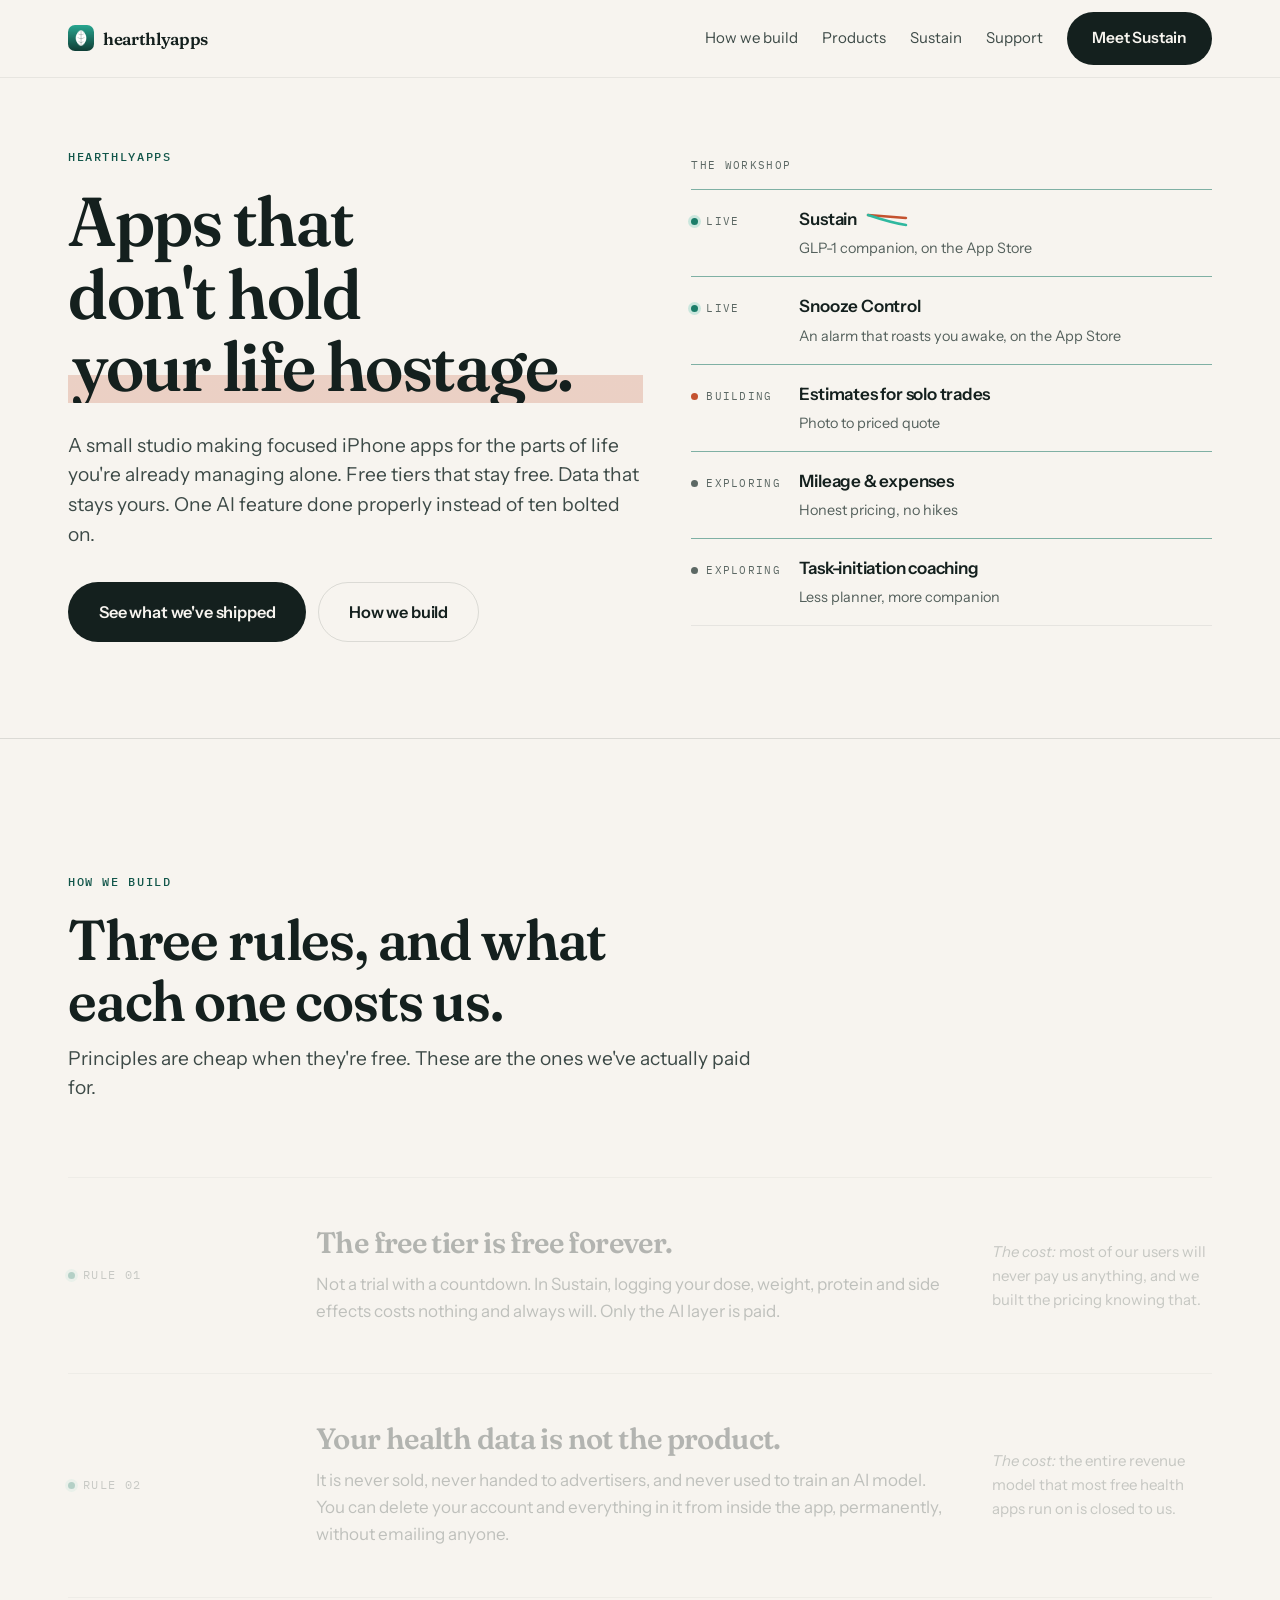
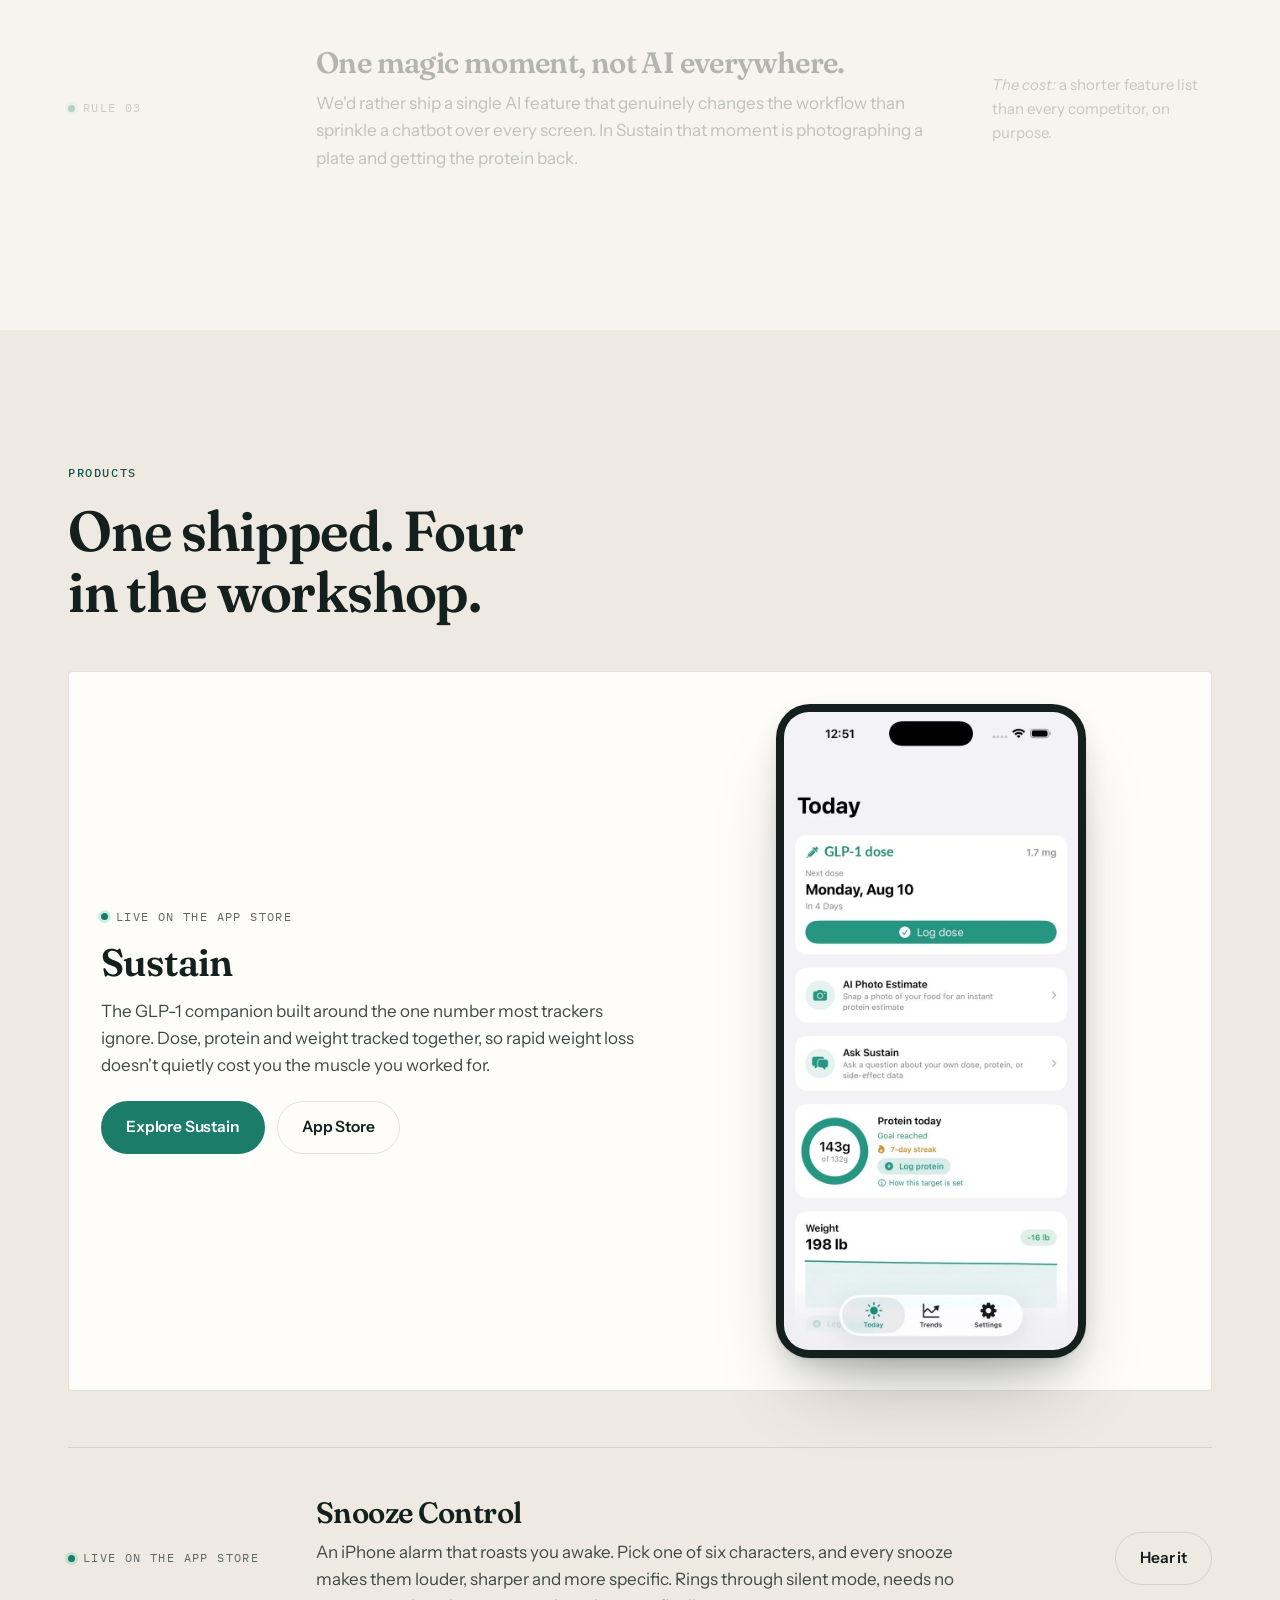
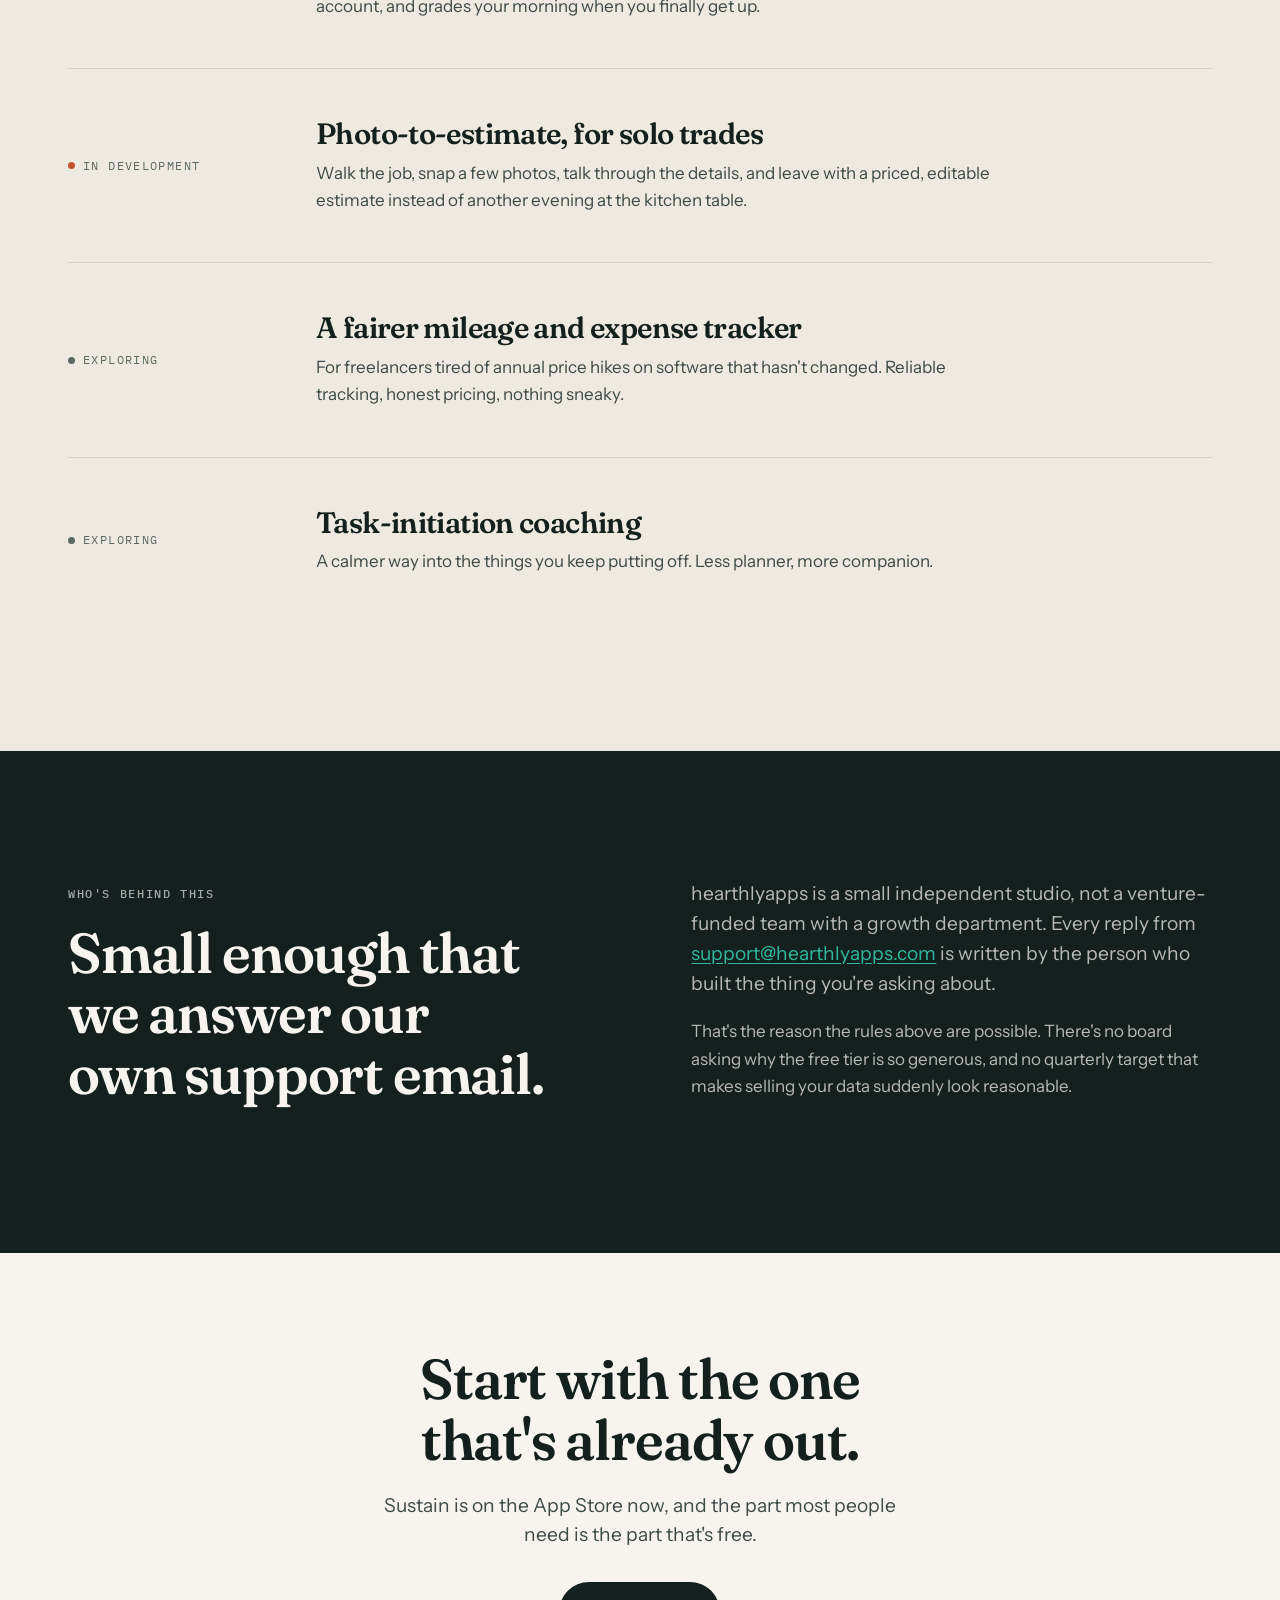
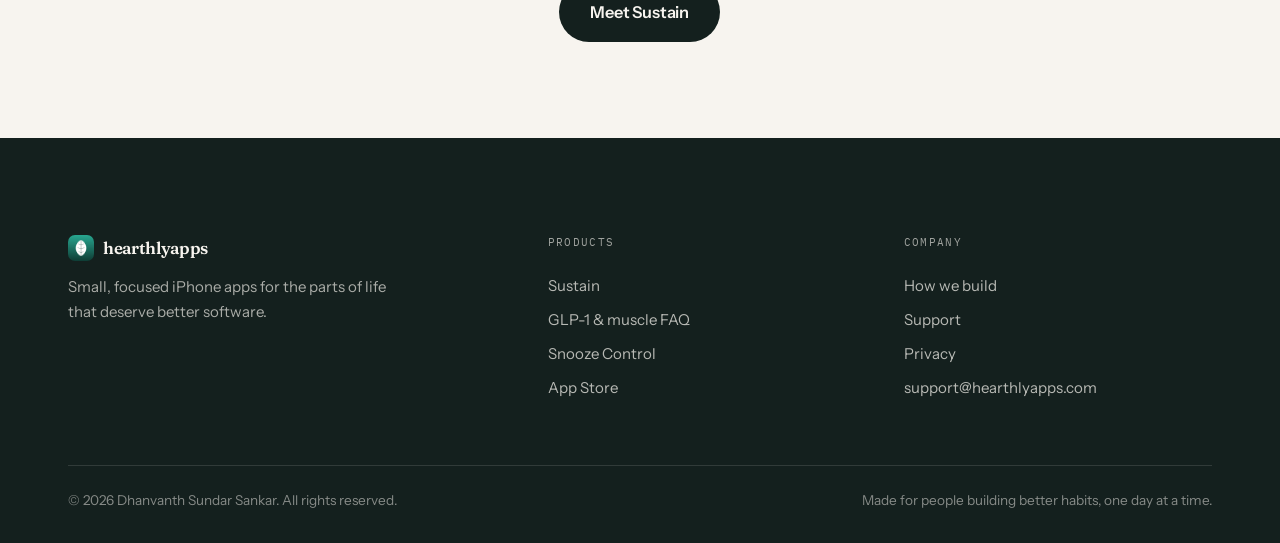
<file: index.html>
<!DOCTYPE html>
<html lang="en">
<head>
<meta charset="UTF-8" />
<meta name="viewport" content="width=device-width, initial-scale=1" />

<title>hearthlyapps — small iPhone apps that don't hold your life hostage</title>
<meta name="description" content="hearthlyapps builds small, focused iPhone apps with free tiers that stay free, data that stays yours, and one AI feature done properly instead of ten bolted on. First out: Sustain, for people on GLP-1 medications." />
<link rel="canonical" href="https://hearthlyapps.com/" />
<link rel="icon" href="assets/img/app-icon.png" />

<meta property="og:type" content="website" />
<meta property="og:url" content="https://hearthlyapps.com/" />
<meta property="og:title" content="hearthlyapps — small apps that don't hold your life hostage" />
<meta property="og:description" content="Free tiers that stay free, data that stays yours, one AI feature done properly. First out: Sustain." />
<meta property="og:image" content="https://hearthlyapps.com/assets/img/app-icon.png" />
<meta name="twitter:card" content="summary_large_image" />

<link rel="preconnect" href="https://fonts.googleapis.com" />
<link rel="preconnect" href="https://fonts.gstatic.com" crossorigin />
<link href="https://fonts.googleapis.com/css2?family=Fraunces:opsz,wght@9..144,400;9..144,600&family=IBM+Plex+Mono:wght@400;500&family=Instrument+Sans:wght@400;500;600&display=swap" rel="stylesheet" />
<link rel="stylesheet" href="assets/css/style.css" />

<script type="application/ld+json">
{
  "@context": "https://schema.org",
  "@type": "Organization",
  "name": "hearthlyapps",
  "url": "https://hearthlyapps.com",
  "logo": "https://hearthlyapps.com/assets/img/app-icon.png",
  "email": "support@hearthlyapps.com",
  "description": "A small studio building focused iPhone apps with free tiers that stay free and data that stays private.",
  "founder": { "@type": "Person", "name": "Dhanvanth Sundar Sankar" }
}
</script>
</head>
<body>

<a class="skip-link" href="#main">Skip to content</a>

<nav class="nav">
  <div class="nav-in">
    <a class="brand" href="/">
      <img src="assets/img/app-icon.png" alt="" width="26" height="26" />
      hearthlyapps
    </a>
    <div class="nav-links">
      <a href="#rules">How we build</a>
      <a href="#products">Products</a>
      <a href="/sustain/">Sustain</a>
      <a href="/support/">Support</a>
    </div>
    <a class="btn btn--primary" href="/sustain/">Meet Sustain</a>
  </div>
</nav>

<main id="main">

<!-- ============================================================
     HERO
     The parent brand's job is not to sell Sustain a second time. It
     is to answer "who made this and can I trust them" in five
     seconds. So the hero names the thing the visitor already
     distrusts about app companies, and takes a position on it.
     ============================================================ -->
<header class="hero" data-scene="exit">
  <div class="wrap hero-grid">
    <div class="hero-copy">
      <span class="eyebrow reveal">hearthlyapps</span>
      <!-- max-width lives on the h1, not a wrapper: `ch` resolves against the
           element's own font-size, so a ch limit set on a 17px parent silently
           crushes a 72px headline into seven lines. -->
      <h1 class="d1 reveal" style="margin: 16px 0 0; max-width: 15ch;">
        <span class="line"><span>Apps that don't hold</span></span>
        <span class="line"><span class="mark--ember mark">your life hostage.</span></span>
      </h1>
      <p class="lede reveal" style="margin-top: 28px;">
        A small studio making focused iPhone apps for the parts of life you're
        already managing alone. Free tiers that stay free. Data that stays yours.
        One AI feature done properly instead of ten bolted on.
      </p>
      <div class="btn-row reveal" style="margin-top: 32px;">
        <a class="btn btn--primary btn--lg" href="/sustain/">See what we've shipped</a>
        <a class="btn btn--ghost btn--lg" href="#rules">How we build</a>
      </div>
    </div>

    <!-- The right column is the studio's actual index rather than
         decoration. It means the first screen answers both "who are you"
         and "what have you actually made", and it is honest about the
         ratio: one shipped, the rest not yet. -->
    <aside aria-label="What hearthlyapps is working on" data-scene="enter" class="index-list">
      <div class="foot-h" style="color: var(--ink-4); margin-bottom: 14px;">The workshop</div>
      <a data-slice="0.1,0.45" class="index-row" href="/sustain/">
        <span class="product-status"><span class="dot dot--live"></span>Live</span>
        <span class="index-name">
          Sustain
          <!-- Sustain's own mark, shared with the divergence figure on its
               product page. Small enough to sit inline in a list. -->
          <svg class="spark" viewBox="0 0 42 16" aria-hidden="true" style="margin-left: 6px;">
            <path class="s-b" d="M2,4 C14,5 26,6 40,7" />
            <path class="s-a" d="M2,4 C14,8 26,12 40,14" />
          </svg>
        </span>
        <span class="index-note">GLP-1 companion, on the App Store</span>
      </a>
      <a data-slice="0.18,0.52" class="index-row" href="/snooze-control/">
        <span class="product-status"><span class="dot dot--live"></span>Live</span>
        <span class="index-name">Snooze Control</span>
        <span class="index-note">An alarm that roasts you awake, on the App Store</span>
      </a>
      <div data-slice="0.25,0.6" class="index-row">
        <span class="product-status"><span class="dot dot--build"></span>Building</span>
        <span class="index-name">Estimates for solo trades</span>
        <span class="index-note">Photo to priced quote</span>
      </div>
      <div data-slice="0.4,0.75" class="index-row">
        <span class="product-status"><span class="dot"></span>Exploring</span>
        <span class="index-name">Mileage &amp; expenses</span>
        <span class="index-note">Honest pricing, no hikes</span>
      </div>
      <div data-slice="0.55,0.9" class="index-row">
        <span class="product-status"><span class="dot"></span>Exploring</span>
        <span class="index-name">Task-initiation coaching</span>
        <span class="index-note">Less planner, more companion</span>
      </div>
    </aside>
  </div>
</header>

<hr class="rule" />

<!-- ============================================================
     THE RULES
     Anyone can claim principles. What makes them believable is
     naming the cost, so each rule is paired with what it actually
     gives up. Three items, but deliberately not three identical
     cards in a row: a numbered editorial list, full width.
     ============================================================ -->
<section class="band" id="rules" data-scene="cover">
  <div class="wrap">
    <span class="eyebrow reveal">How we build</span>
    <h2 class="d2 reveal" style="margin: 16px 0 12px; max-width: 20ch;">
      Three rules, and what each one costs us.
    </h2>
    <p class="lede reveal" style="margin-bottom: 56px;">
      Principles are cheap when they're free. These are the ones we've actually
      paid for.
    </p>

    <div class="product-row rule-row" data-slice="0.12,0.42" style="border-top: 1px solid var(--rule);">
      <div class="product-status"><span class="dot dot--live"></span>Rule 01</div>
      <div>
        <h3 class="d3" style="margin-bottom: 10px;">The free tier is free forever.</h3>
        <p class="body">
          Not a trial with a countdown. In Sustain, logging your dose, weight,
          protein and side effects costs nothing and always will. Only the AI
          layer is paid.
        </p>
      </div>
      <p class="small" style="max-width: 22ch;"><em>The cost:</em> most of our users will never pay us anything, and we built the pricing knowing that.</p>
    </div>

    <div class="product-row rule-row" data-slice="0.3,0.6">
      <div class="product-status"><span class="dot dot--live"></span>Rule 02</div>
      <div>
        <h3 class="d3" style="margin-bottom: 10px;">Your health data is not the product.</h3>
        <p class="body">
          It is never sold, never handed to advertisers, and never used to train
          an AI model. You can delete your account and everything in it from
          inside the app, permanently, without emailing anyone.
        </p>
      </div>
      <p class="small" style="max-width: 22ch;"><em>The cost:</em> the entire revenue model that most free health apps run on is closed to us.</p>
    </div>

    <div class="product-row rule-row" data-slice="0.48,0.78">
      <div class="product-status"><span class="dot dot--live"></span>Rule 03</div>
      <div>
        <h3 class="d3" style="margin-bottom: 10px;">One magic moment, not AI everywhere.</h3>
        <p class="body">
          We'd rather ship a single AI feature that genuinely changes the
          workflow than sprinkle a chatbot over every screen. In Sustain that
          moment is photographing a plate and getting the protein back.
        </p>
      </div>
      <p class="small" style="max-width: 22ch;"><em>The cost:</em> a shorter feature list than every competitor, on purpose.</p>
    </div>
  </div>
</section>

<!-- ============================================================
     PRODUCTS
     A roster with honest status, not a grid of equal-looking cards
     implying a fuller catalogue than exists.
     ============================================================ -->
<section class="band band--paper2" id="products">
  <div class="wrap">
    <span class="eyebrow reveal">Products</span>
    <h2 class="d2 reveal" style="margin: 16px 0 48px; max-width: 20ch;">
      One shipped. Four in the workshop.
    </h2>

    <div class="reveal" style="background: var(--card); border: 1px solid var(--rule); border-radius: var(--r-panel); padding: 8px;">
      <div class="hero-grid" style="gap: 32px; align-items: center; padding: 24px;">
        <div>
          <div class="product-status" style="margin-bottom: 16px;"><span class="dot dot--live"></span>Live on the App Store</div>
          <h3 class="d2" style="font-size: clamp(1.9rem, 3vw, 2.6rem); margin-bottom: 14px;">Sustain</h3>
          <p class="body" style="margin-bottom: 22px;">
            The GLP-1 companion built around the one number most trackers ignore.
            Dose, protein and weight tracked together, so rapid weight loss
            doesn't quietly cost you the muscle you worked for.
          </p>
          <div class="btn-row">
            <a class="btn btn--teal" href="/sustain/">Explore Sustain</a>
            <a class="btn btn--ghost" href="https://apps.apple.com/us/app/sustain-glp-1-companion/id6793802192" target="_blank" rel="noopener">App Store</a>
          </div>
        </div>
        <div class="device-halo">
          <div class="device">
            <picture>
          <source srcset="assets/img/screenshots/01-dashboard.webp" type="image/webp" />
          <img src="assets/img/screenshots/01-dashboard.jpg" width="700" height="1520" loading="lazy"
                 alt="The Sustain Today screen showing next dose, protein progress and weight trend." />
        </picture>
          </div>
        </div>
      </div>
    </div>

    <div style="margin-top: 56px;">
      <div class="product-row reveal" style="border-top: 1px solid var(--rule);">
        <div class="product-status"><span class="dot dot--live"></span>Live on the App Store</div>
        <div>
          <h3 class="d3" style="margin-bottom: 8px;">Snooze Control</h3>
          <p class="body">An iPhone alarm that roasts you awake. Pick one of six characters, and every snooze makes them louder, sharper and more specific. Rings through silent mode, needs no account, and grades your morning when you finally get up.</p>
        </div>
        <a class="btn btn--ghost" href="/snooze-control/">Hear it</a>
      </div>
      <div class="product-row reveal">
        <div class="product-status"><span class="dot dot--build"></span>In development</div>
        <div>
          <h3 class="d3" style="margin-bottom: 8px;">Photo-to-estimate, for solo trades</h3>
          <p class="body">Walk the job, snap a few photos, talk through the details, and leave with a priced, editable estimate instead of another evening at the kitchen table.</p>
        </div>
        <span class="small">&nbsp;</span>
      </div>
      <div class="product-row reveal">
        <div class="product-status"><span class="dot"></span>Exploring</div>
        <div>
          <h3 class="d3" style="margin-bottom: 8px;">A fairer mileage and expense tracker</h3>
          <p class="body">For freelancers tired of annual price hikes on software that hasn't changed. Reliable tracking, honest pricing, nothing sneaky.</p>
        </div>
        <span class="small">&nbsp;</span>
      </div>
      <div class="product-row reveal">
        <div class="product-status"><span class="dot"></span>Exploring</div>
        <div>
          <h3 class="d3" style="margin-bottom: 8px;">Task-initiation coaching</h3>
          <p class="body">A calmer way into the things you keep putting off. Less planner, more companion.</p>
        </div>
        <span class="small">&nbsp;</span>
      </div>
    </div>
  </div>
</section>

<!-- ============================================================
     WHO
     The strongest credibility asset a small studio has is being
     small, so it's stated plainly rather than hidden behind
     corporate "we".
     ============================================================ -->
<section class="band band--dark">
  <div class="wrap">
    <div class="hero-grid" style="align-items: start;">
      <div>
        <span class="eyebrow eyebrow--pale reveal">Who's behind this</span>
        <h2 class="d2 reveal" style="margin: 16px 0 20px; max-width: 18ch;">
          Small enough that we answer our own support email.
        </h2>
      </div>
      <div>
        <p class="lede reveal" style="margin-bottom: 20px;">
          hearthlyapps is a small independent studio, not a venture-funded team
          with a growth department. Every reply from
          <a href="mailto:support@hearthlyapps.com" style="color: var(--teal-bright); text-decoration: underline; text-underline-offset: 3px;">support@hearthlyapps.com</a>
          is written by the person who built the thing you're asking about.
        </p>
        <p class="body reveal">
          That's the reason the rules above are possible. There's no board asking
          why the free tier is so generous, and no quarterly target that makes
          selling your data suddenly look reasonable.
        </p>
      </div>
    </div>
  </div>
</section>

<!-- ============================================================
     CLOSE — one ask
     ============================================================ -->
<section class="band band--tight">
  <div class="wrap" style="text-align: center;">
    <h2 class="d2 reveal" style="margin: 0 auto 20px; max-width: 20ch;">
      Start with the one that's already out.
    </h2>
    <p class="lede reveal" style="margin: 0 auto 32px; max-width: 42ch;">
      Sustain is on the App Store now, and the part most people need is the part
      that's free.
    </p>
    <div class="btn-row reveal" style="justify-content: center;">
      <a class="btn btn--primary btn--lg" href="/sustain/">Meet Sustain</a>
    </div>
  </div>
</section>

</main>

<footer>
  <div class="wrap">
    <div class="foot-grid">
      <div>
        <a class="brand" href="/" style="color: var(--paper);">
          <img src="assets/img/app-icon.png" alt="" width="26" height="26" />
          hearthlyapps
        </a>
        <p class="small" style="margin-top: 14px; max-width: 34ch;">
          Small, focused iPhone apps for the parts of life that deserve better software.
        </p>
      </div>
      <div class="foot-col">
        <div class="foot-h">Products</div>
        <a href="/sustain/">Sustain</a>
        <a href="/sustain/faq/">GLP-1 &amp; muscle FAQ</a>
        <a href="/snooze-control/">Snooze Control</a>
        <a href="https://apps.apple.com/us/app/sustain-glp-1-companion/id6793802192" target="_blank" rel="noopener">App Store</a>
      </div>
      <div class="foot-col">
        <div class="foot-h">Company</div>
        <a href="#rules">How we build</a>
        <a href="/support/">Support</a>
        <a href="/privacy/">Privacy</a>
        <a href="mailto:support@hearthlyapps.com">support@hearthlyapps.com</a>
      </div>
    </div>
    <div class="foot-bottom">
      <span>&copy; <span data-year>2026</span> Dhanvanth Sundar Sankar. All rights reserved.</span>
      <span>Made for people building better habits, one day at a time.</span>
    </div>
  </div>
</footer>

<script src="assets/js/main.js" defer></script>
<script src="assets/js/motion.js" defer></script>
</body>
</html>
</file>
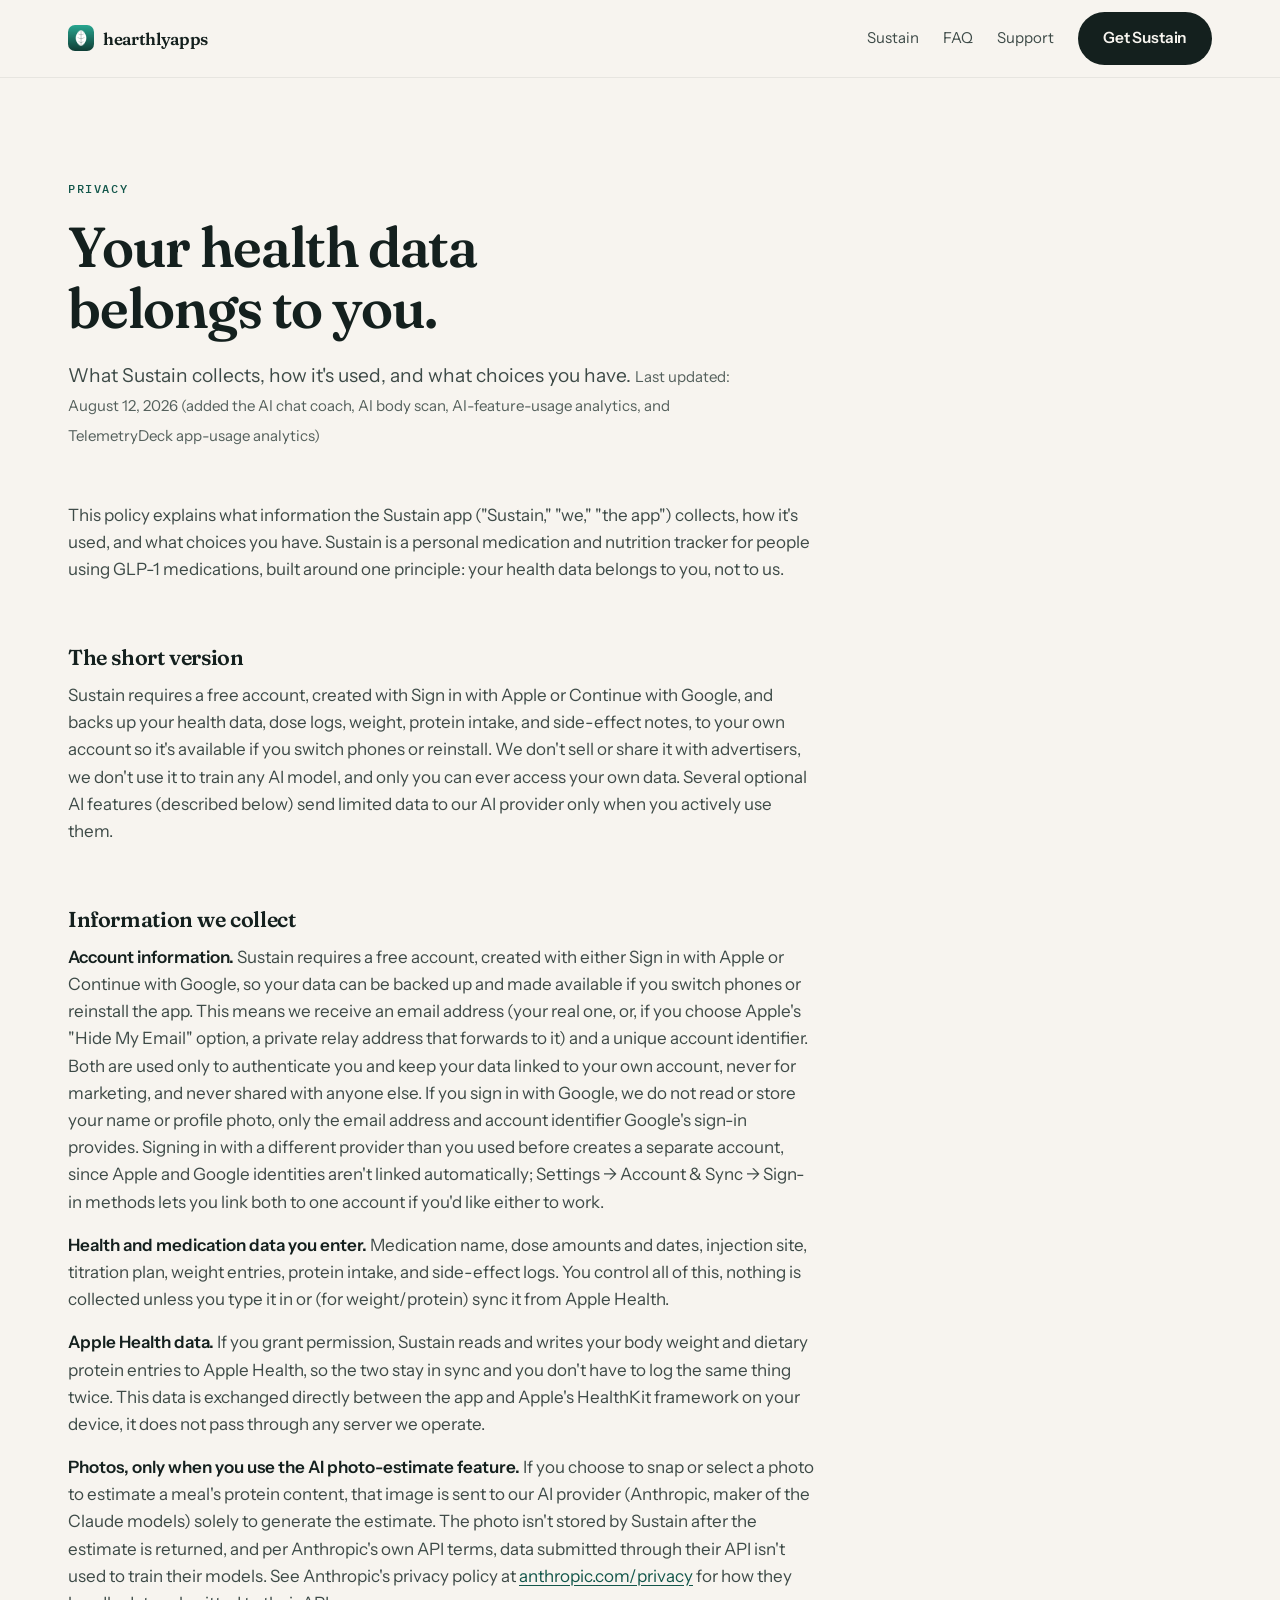
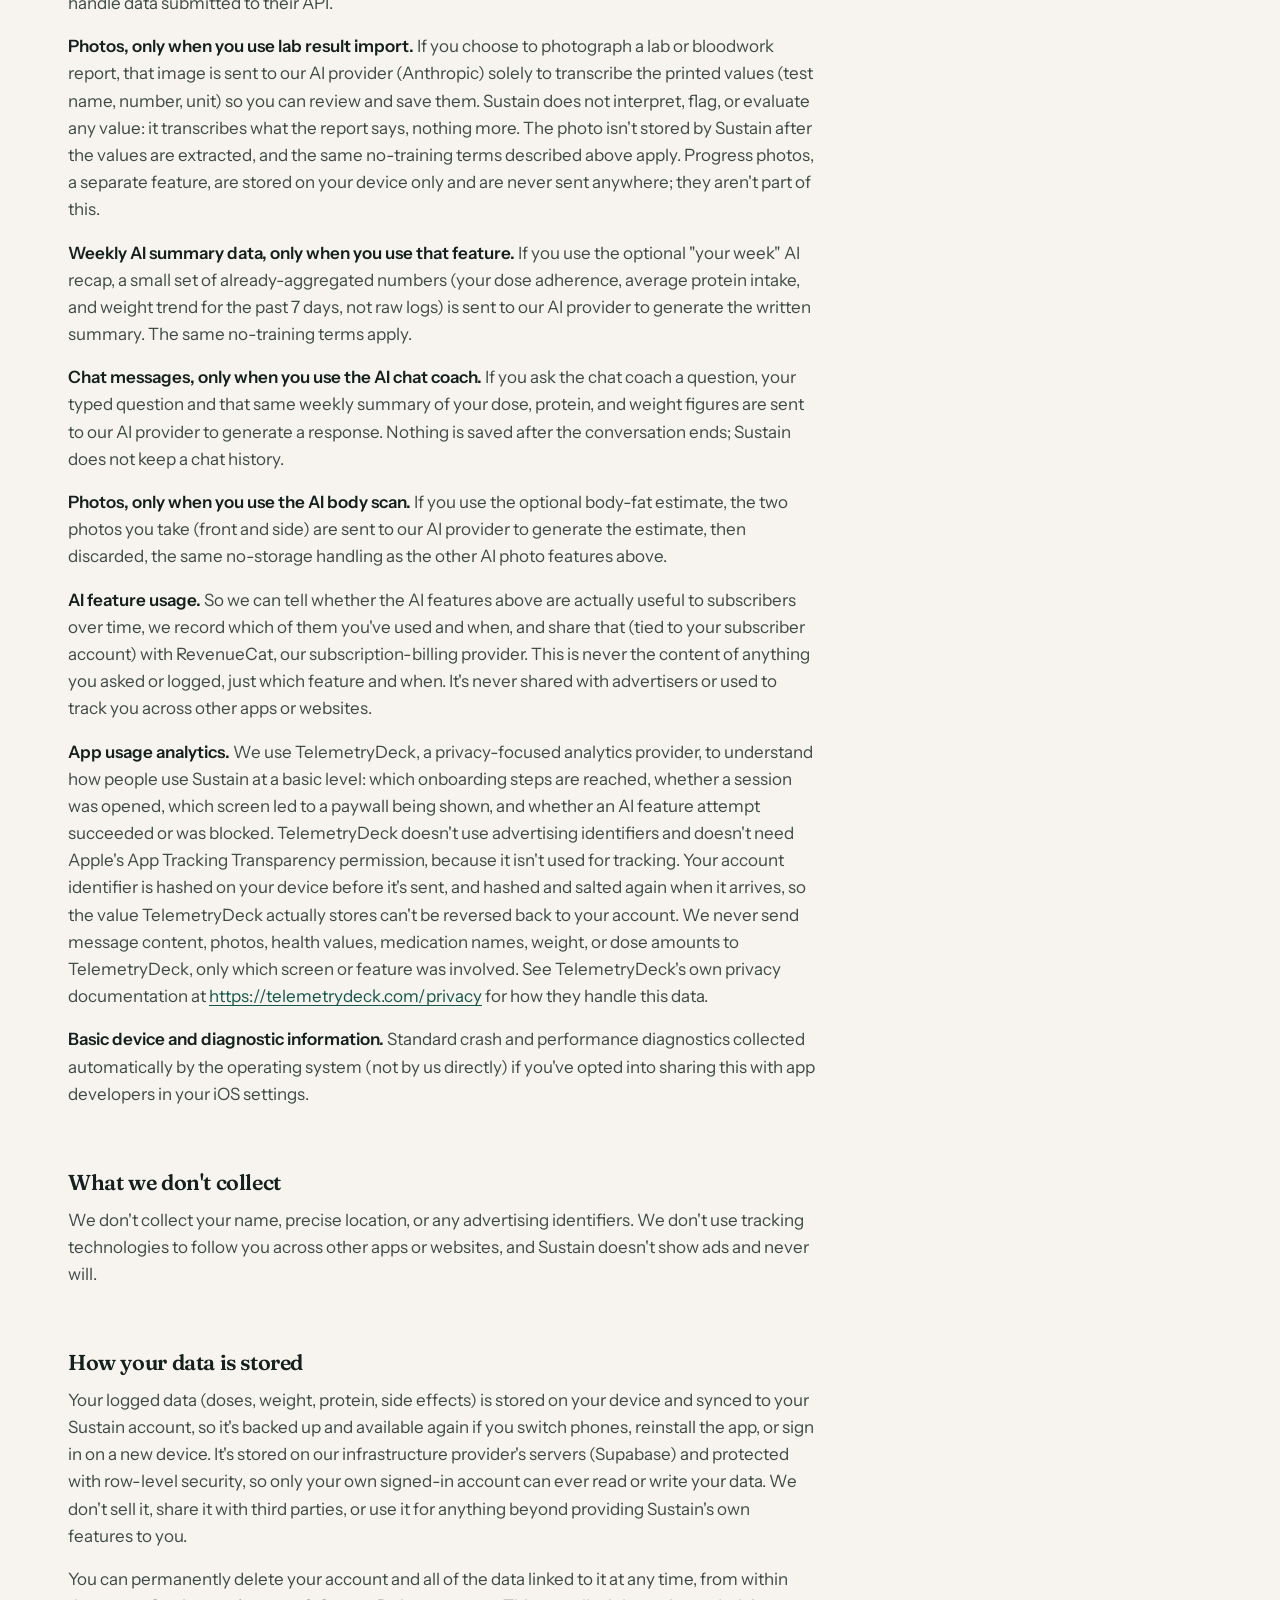
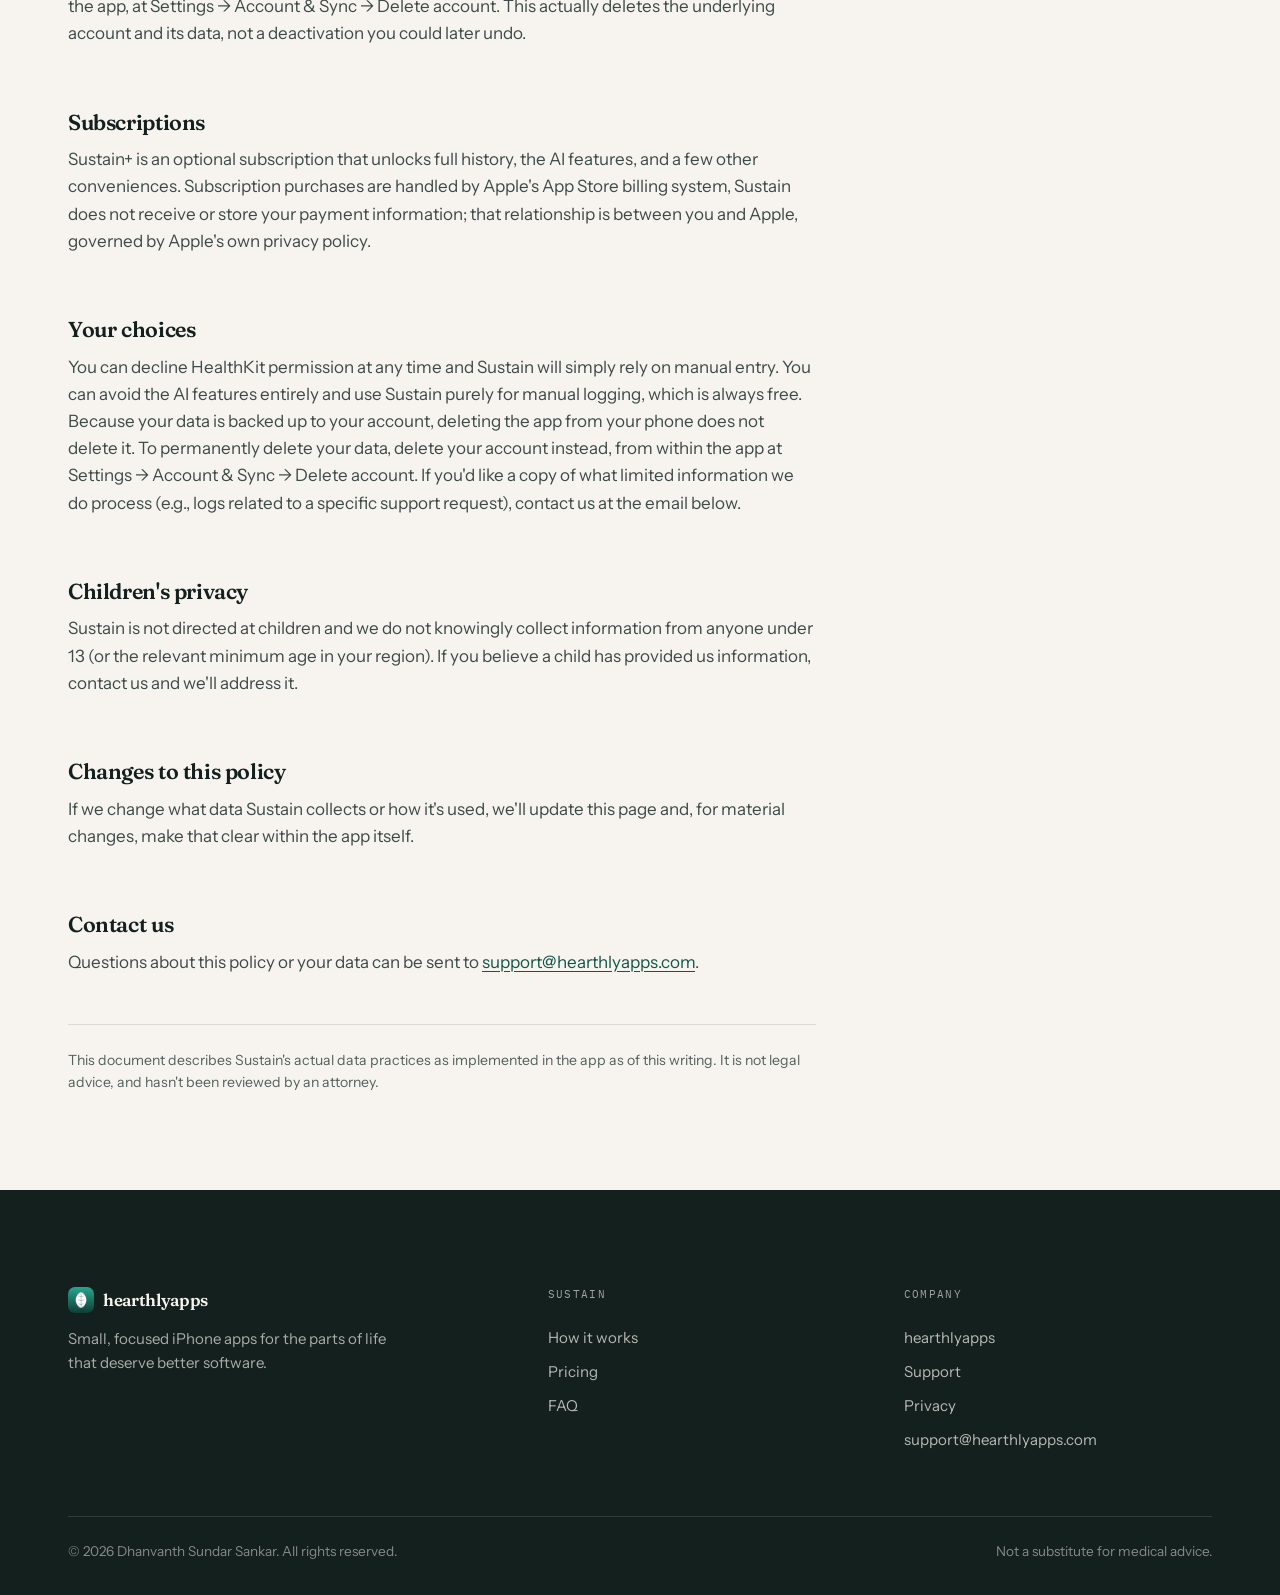
<file: privacy/index.html>
<!DOCTYPE html>
<html lang="en">
<head>
<meta charset="UTF-8">
<meta name="viewport" content="width=device-width, initial-scale=1.0">
<title>Sustain privacy policy — hearthlyapps</title>
<meta name="description" content="What Sustain collects, how it is used, and what choices you have. Your health data is never sold, never shared with advertisers, and never used to train an AI model.">
<link rel="canonical" href="https://hearthlyapps.com/privacy/">
<link rel="icon" href="../assets/img/app-icon.png">
<link rel="preconnect" href="https://fonts.googleapis.com" />
<link rel="preconnect" href="https://fonts.gstatic.com" crossorigin />
<link href="https://fonts.googleapis.com/css2?family=Fraunces:opsz,wght@9..144,400;9..144,600&family=IBM+Plex+Mono:wght@400;500&family=Instrument+Sans:wght@400;500;600&display=swap" rel="stylesheet" />
<link rel="stylesheet" href="../assets/css/style.css">
</head>
<body>

<a class="skip-link" href="#main">Skip to content</a>

<nav class="nav">
  <div class="nav-in">
    <a class="brand" href="/">
      <img src="../assets/img/app-icon.png" alt="" width="26" height="26" />
      hearthlyapps
    </a>
    <div class="nav-links">
      <a href="/sustain/">Sustain</a>
      <a href="/sustain/faq/">FAQ</a>
      <a href="/support/">Support</a>
    </div>
    <a class="btn btn--primary" href="https://apps.apple.com/us/app/sustain-glp-1-companion/id6793802192" target="_blank" rel="noopener">Get Sustain</a>
  </div>
</nav>

<main id="main" class="band band--tight">
  <div class="wrap">
    <span class="eyebrow">Privacy</span>
    <h1 class="d2" style="margin: 16px 0 0; max-width: 20ch;">Your health data belongs to you.</h1>
    <p class="lede" style="margin: 22px 0 52px;">What Sustain collects, how it's used, and what choices you have. <span class="small">Last updated: August 12, 2026 (added the AI chat coach, AI body scan, AI-feature-usage analytics, and TelemetryDeck app-usage analytics)</span></p>
    <div class="prose">
<p>This policy explains what information the Sustain app ("Sustain," "we," "the app") collects, how it's used, and what choices you have. Sustain is a personal medication and nutrition tracker for people using GLP-1 medications, built around one principle: your health data belongs to you, not to us.</p>

<h2>The short version</h2>
<p>Sustain requires a free account, created with Sign in with Apple or Continue with Google, and backs up your health data, dose logs, weight, protein intake, and side-effect notes, to your own account so it's available if you switch phones or reinstall. We don't sell or share it with advertisers, we don't use it to train any AI model, and only you can ever access your own data. Several optional AI features (described below) send limited data to our AI provider only when you actively use them.</p>

<h2>Information we collect</h2>

<p><strong>Account information.</strong> Sustain requires a free account, created with either Sign in with Apple or Continue with Google, so your data can be backed up and made available if you switch phones or reinstall the app. This means we receive an email address (your real one, or, if you choose Apple's "Hide My Email" option, a private relay address that forwards to it) and a unique account identifier. Both are used only to authenticate you and keep your data linked to your own account, never for marketing, and never shared with anyone else. If you sign in with Google, we do not read or store your name or profile photo, only the email address and account identifier Google's sign-in provides. Signing in with a different provider than you used before creates a separate account, since Apple and Google identities aren't linked automatically; Settings &rarr; Account &amp; Sync &rarr; Sign-in methods lets you link both to one account if you'd like either to work.</p>

<p><strong>Health and medication data you enter.</strong> Medication name, dose amounts and dates, injection site, titration plan, weight entries, protein intake, and side-effect logs. You control all of this, nothing is collected unless you type it in or (for weight/protein) sync it from Apple Health.</p>

<p><strong>Apple Health data.</strong> If you grant permission, Sustain reads and writes your body weight and dietary protein entries to Apple Health, so the two stay in sync and you don't have to log the same thing twice. This data is exchanged directly between the app and Apple's HealthKit framework on your device, it does not pass through any server we operate.</p>

<p><strong>Photos, only when you use the AI photo-estimate feature.</strong> If you choose to snap or select a photo to estimate a meal's protein content, that image is sent to our AI provider (Anthropic, maker of the Claude models) solely to generate the estimate. The photo isn't stored by Sustain after the estimate is returned, and per Anthropic's own API terms, data submitted through their API isn't used to train their models. See Anthropic's privacy policy at <a href="https://www.anthropic.com/privacy">anthropic.com/privacy</a> for how they handle data submitted to their API.</p>

<p><strong>Photos, only when you use lab result import.</strong> If you choose to photograph a lab or bloodwork report, that image is sent to our AI provider (Anthropic) solely to transcribe the printed values (test name, number, unit) so you can review and save them. Sustain does not interpret, flag, or evaluate any value: it transcribes what the report says, nothing more. The photo isn't stored by Sustain after the values are extracted, and the same no-training terms described above apply. Progress photos, a separate feature, are stored on your device only and are never sent anywhere; they aren't part of this.</p>

<p><strong>Weekly AI summary data, only when you use that feature.</strong> If you use the optional "your week" AI recap, a small set of already-aggregated numbers (your dose adherence, average protein intake, and weight trend for the past 7 days, not raw logs) is sent to our AI provider to generate the written summary. The same no-training terms apply.</p>

<p><strong>Chat messages, only when you use the AI chat coach.</strong> If you ask the chat coach a question, your typed question and that same weekly summary of your dose, protein, and weight figures are sent to our AI provider to generate a response. Nothing is saved after the conversation ends; Sustain does not keep a chat history.</p>

<p><strong>Photos, only when you use the AI body scan.</strong> If you use the optional body-fat estimate, the two photos you take (front and side) are sent to our AI provider to generate the estimate, then discarded, the same no-storage handling as the other AI photo features above.</p>

<p><strong>AI feature usage.</strong> So we can tell whether the AI features above are actually useful to subscribers over time, we record which of them you've used and when, and share that (tied to your subscriber account) with RevenueCat, our subscription-billing provider. This is never the content of anything you asked or logged, just which feature and when. It's never shared with advertisers or used to track you across other apps or websites.</p>

<p><strong>App usage analytics.</strong> We use TelemetryDeck, a privacy-focused analytics provider, to understand how people use Sustain at a basic level: which onboarding steps are reached, whether a session was opened, which screen led to a paywall being shown, and whether an AI feature attempt succeeded or was blocked. TelemetryDeck doesn't use advertising identifiers and doesn't need Apple's App Tracking Transparency permission, because it isn't used for tracking. Your account identifier is hashed on your device before it's sent, and hashed and salted again when it arrives, so the value TelemetryDeck actually stores can't be reversed back to your account. We never send message content, photos, health values, medication names, weight, or dose amounts to TelemetryDeck, only which screen or feature was involved. See TelemetryDeck's own privacy documentation at <a href="https://telemetrydeck.com/privacy">https://telemetrydeck.com/privacy</a> for how they handle this data.</p>

<p><strong>Basic device and diagnostic information.</strong> Standard crash and performance diagnostics collected automatically by the operating system (not by us directly) if you've opted into sharing this with app developers in your iOS settings.</p>

<h2>What we don't collect</h2>
<p>We don't collect your name, precise location, or any advertising identifiers. We don't use tracking technologies to follow you across other apps or websites, and Sustain doesn't show ads and never will.</p>

<h2>How your data is stored</h2>
<p>Your logged data (doses, weight, protein, side effects) is stored on your device and synced to your Sustain account, so it's backed up and available again if you switch phones, reinstall the app, or sign in on a new device. It's stored on our infrastructure provider's servers (Supabase) and protected with row-level security, so only your own signed-in account can ever read or write your data. We don't sell it, share it with third parties, or use it for anything beyond providing Sustain's own features to you.</p>
<p>You can permanently delete your account and all of the data linked to it at any time, from within the app, at Settings &rarr; Account &amp; Sync &rarr; Delete account. This actually deletes the underlying account and its data, not a deactivation you could later undo.</p>

<h2>Subscriptions</h2>
<p>Sustain+ is an optional subscription that unlocks full history, the AI features, and a few other conveniences. Subscription purchases are handled by Apple's App Store billing system, Sustain does not receive or store your payment information; that relationship is between you and Apple, governed by Apple's own privacy policy.</p>

<h2>Your choices</h2>
<p>You can decline HealthKit permission at any time and Sustain will simply rely on manual entry. You can avoid the AI features entirely and use Sustain purely for manual logging, which is always free. Because your data is backed up to your account, deleting the app from your phone does not delete it. To permanently delete your data, delete your account instead, from within the app at Settings &rarr; Account &amp; Sync &rarr; Delete account. If you'd like a copy of what limited information we do process (e.g., logs related to a specific support request), contact us at the email below.</p>

<h2>Children's privacy</h2>
<p>Sustain is not directed at children and we do not knowingly collect information from anyone under 13 (or the relevant minimum age in your region). If you believe a child has provided us information, contact us and we'll address it.</p>

<h2>Changes to this policy</h2>
<p>If we change what data Sustain collects or how it's used, we'll update this page and, for material changes, make that clear within the app itself.</p>

<h2>Contact us</h2>
<p>Questions about this policy or your data can be sent to <a href="mailto:support@hearthlyapps.com">support@hearthlyapps.com</a>.</p>

<footer>
This document describes Sustain's actual data practices as implemented in the app as of this writing. It is not legal advice, and hasn't been reviewed by an attorney.
</footer>
    </div>
  </div>
</main>

<footer>
  <div class="wrap">
    <div class="foot-grid">
      <div>
        <a class="brand" href="/" style="color: var(--paper);">
          <img src="../assets/img/app-icon.png" alt="" width="26" height="26" />
          hearthlyapps
        </a>
        <p class="small" style="margin-top: 14px; max-width: 34ch;">
          Small, focused iPhone apps for the parts of life that deserve better software.
        </p>
      </div>
      <div class="foot-col">
        <div class="foot-h">Sustain</div>
        <a href="/sustain/#how">How it works</a>
        <a href="/sustain/#pricing">Pricing</a>
        <a href="/sustain/faq/">FAQ</a>
      </div>
      <div class="foot-col">
        <div class="foot-h">Company</div>
        <a href="/">hearthlyapps</a>
        <a href="/support/">Support</a>
        <a href="/privacy/">Privacy</a>
        <a href="mailto:support@hearthlyapps.com">support@hearthlyapps.com</a>
      </div>
    </div>
    <div class="foot-bottom">
      <span>&copy; <span data-year>2026</span> Dhanvanth Sundar Sankar. All rights reserved.</span>
      <span>Not a substitute for medical advice.</span>
    </div>
  </div>
</footer>

<script src="../assets/js/main.js" defer></script>
</body>
</html>
</file>
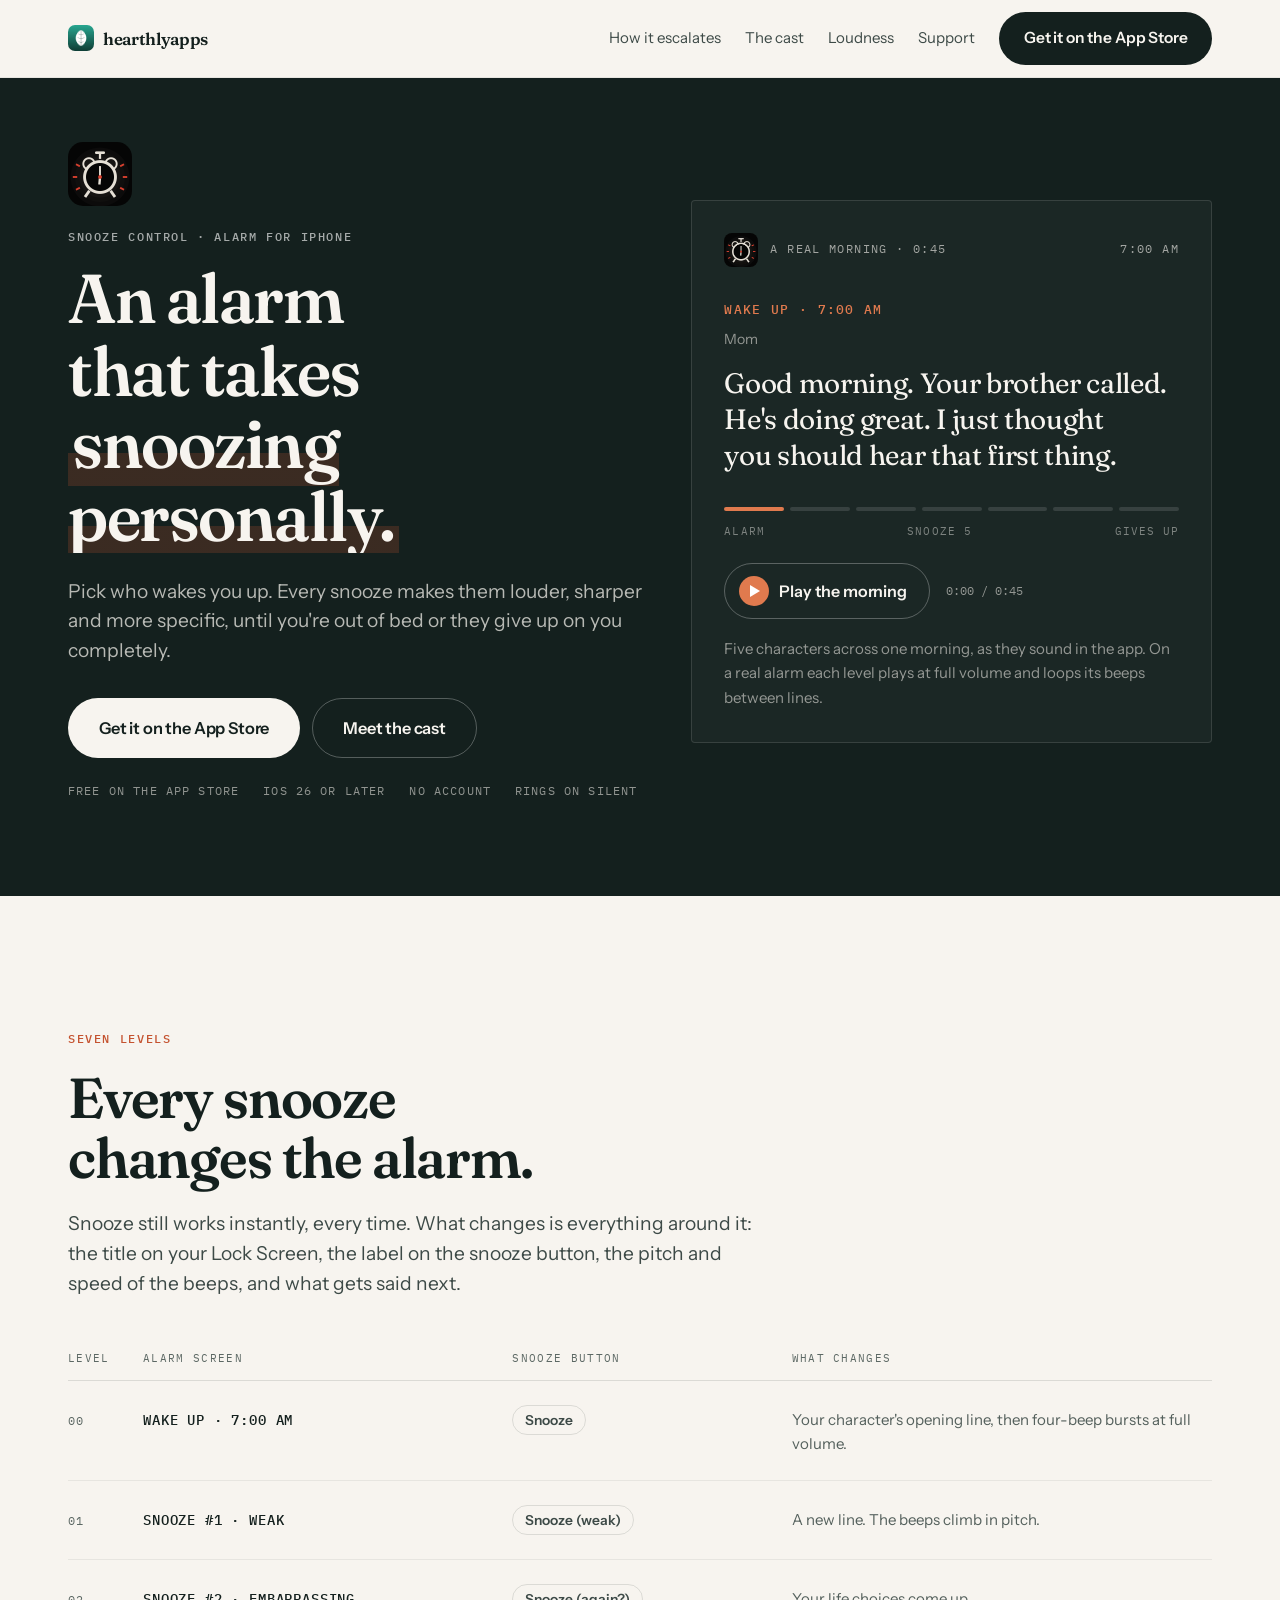
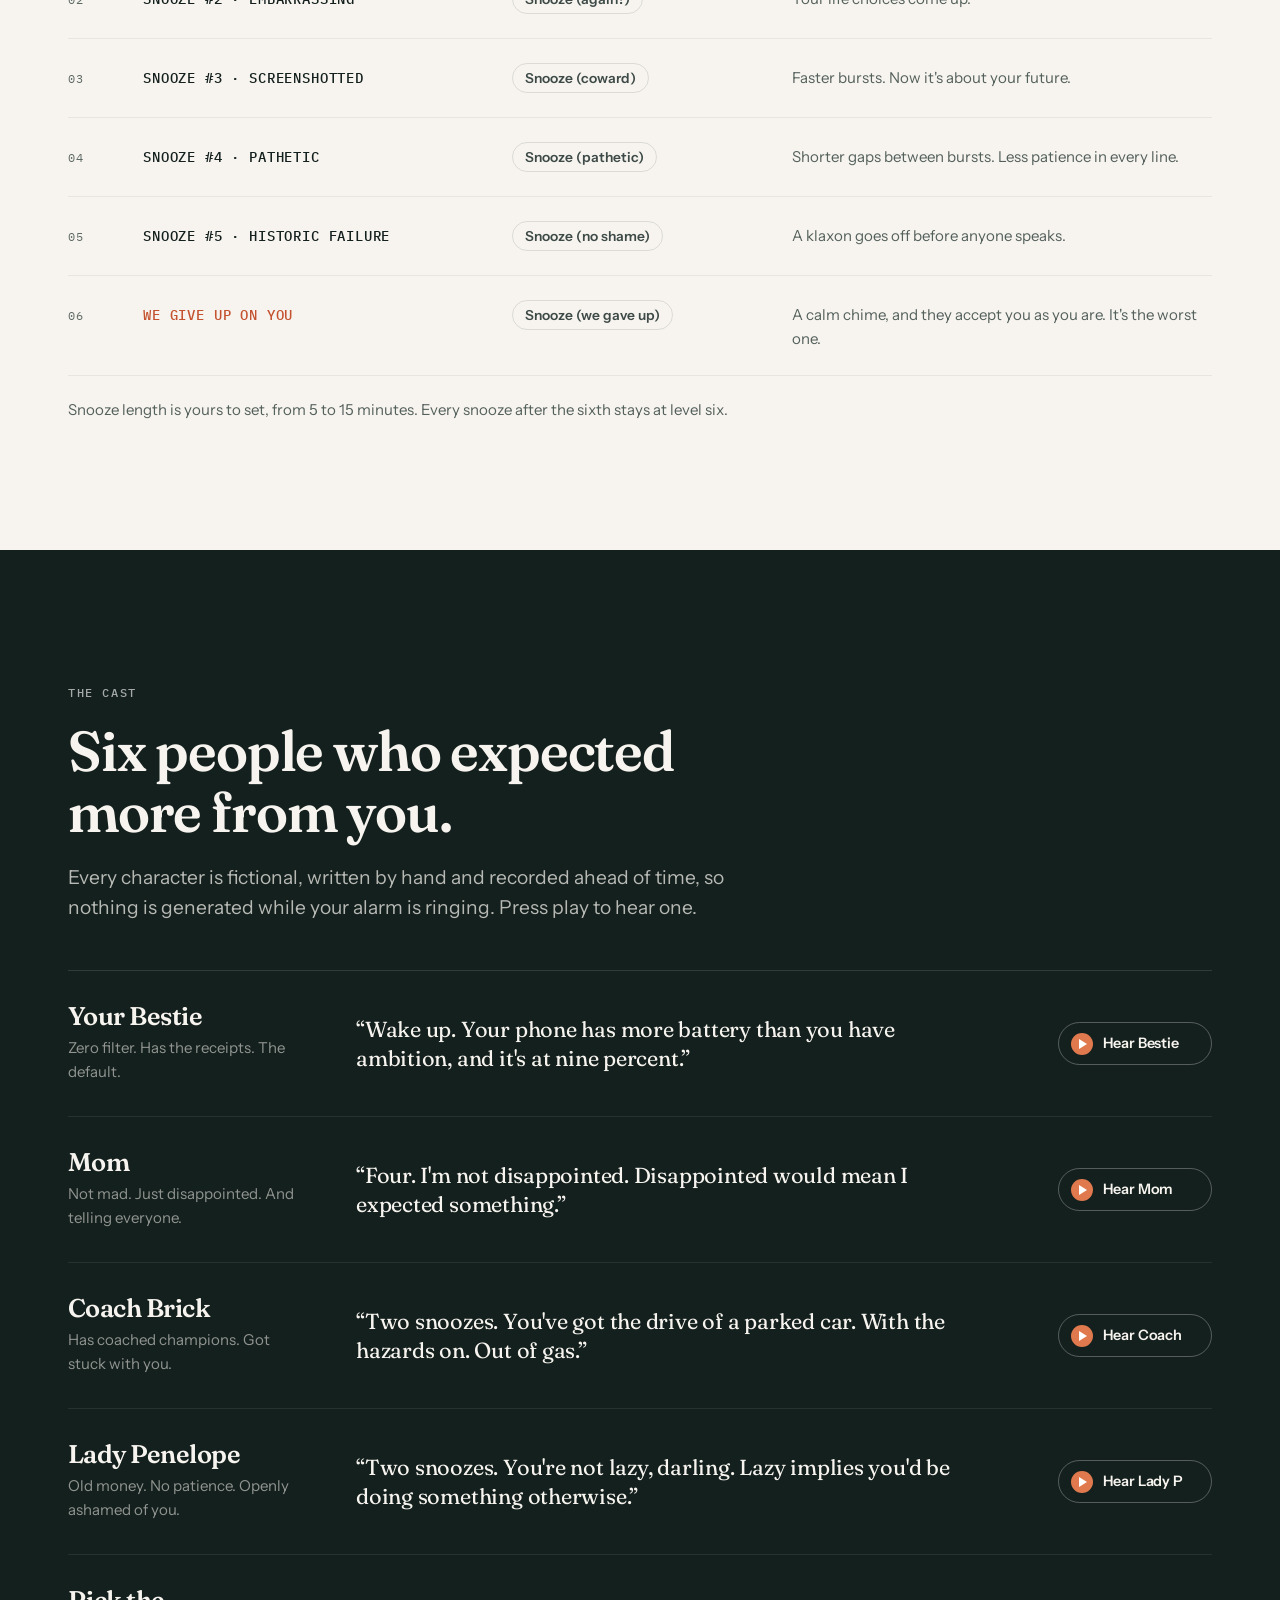
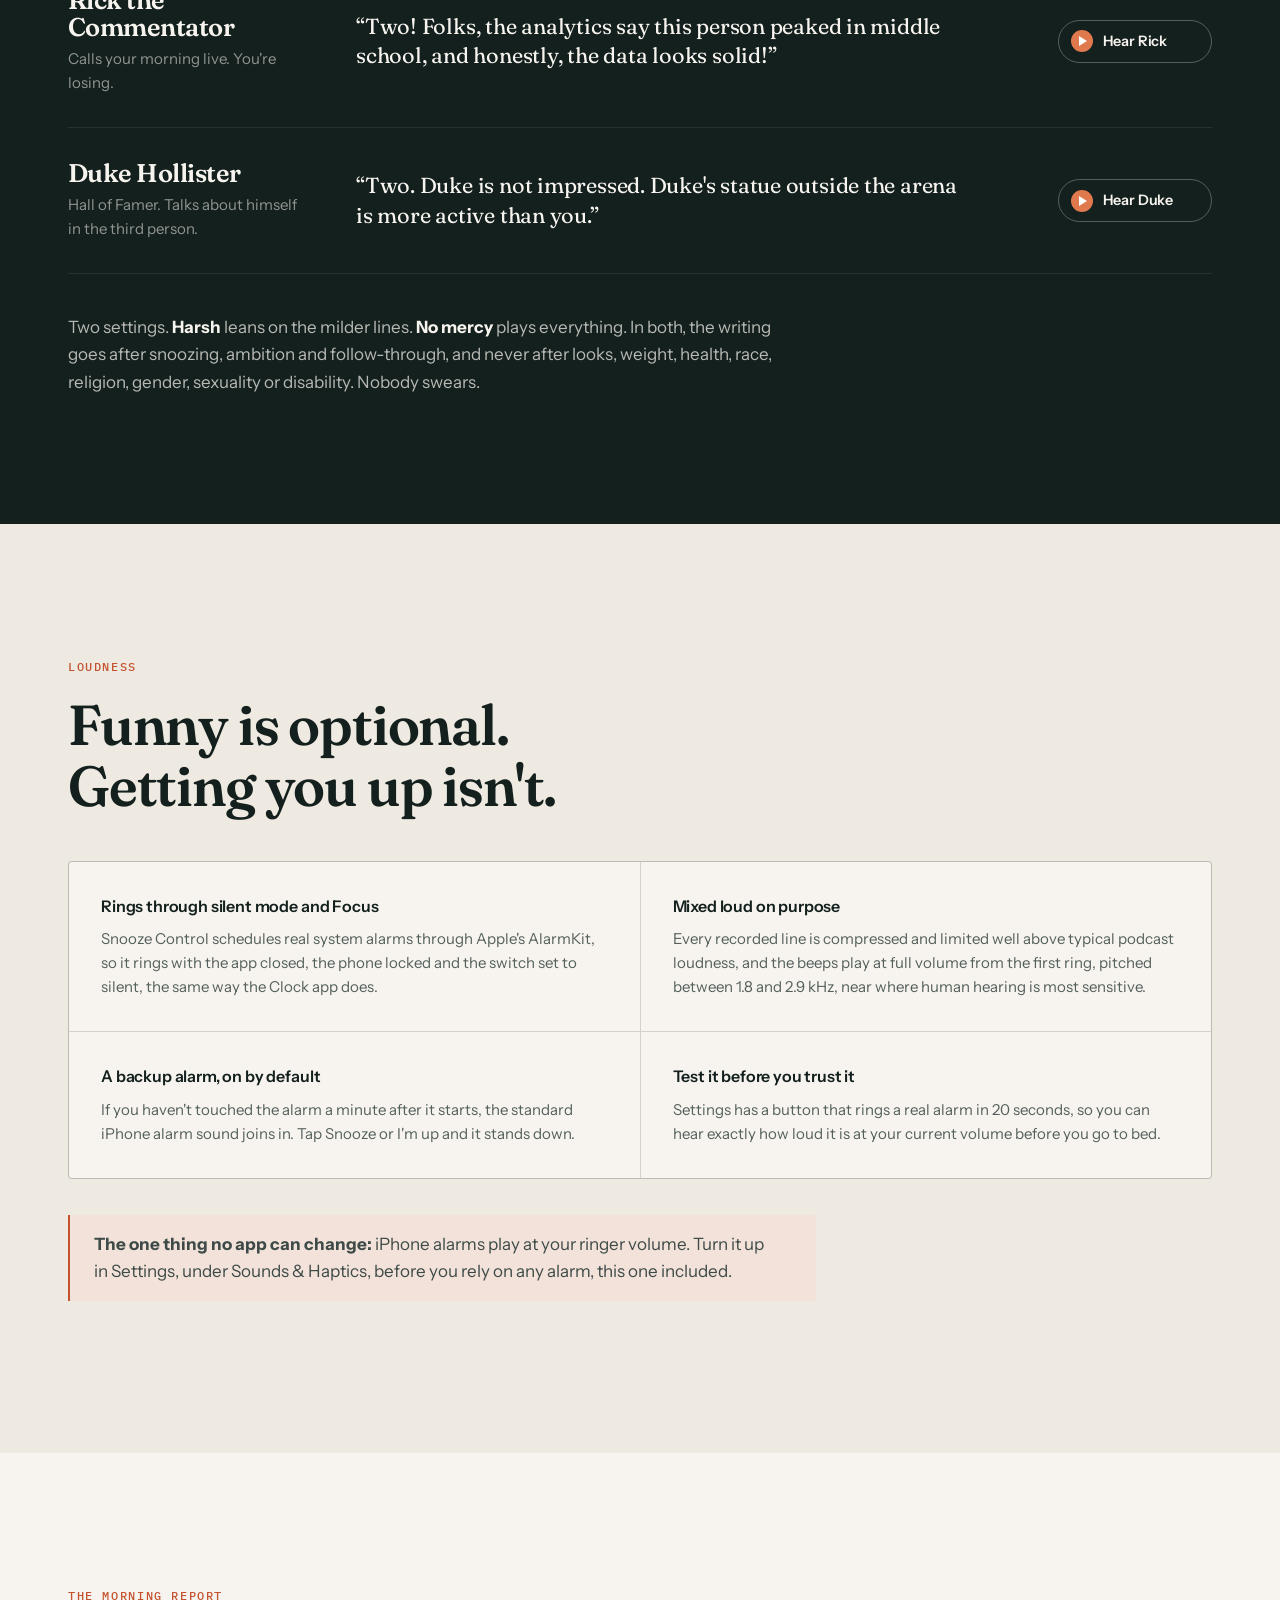
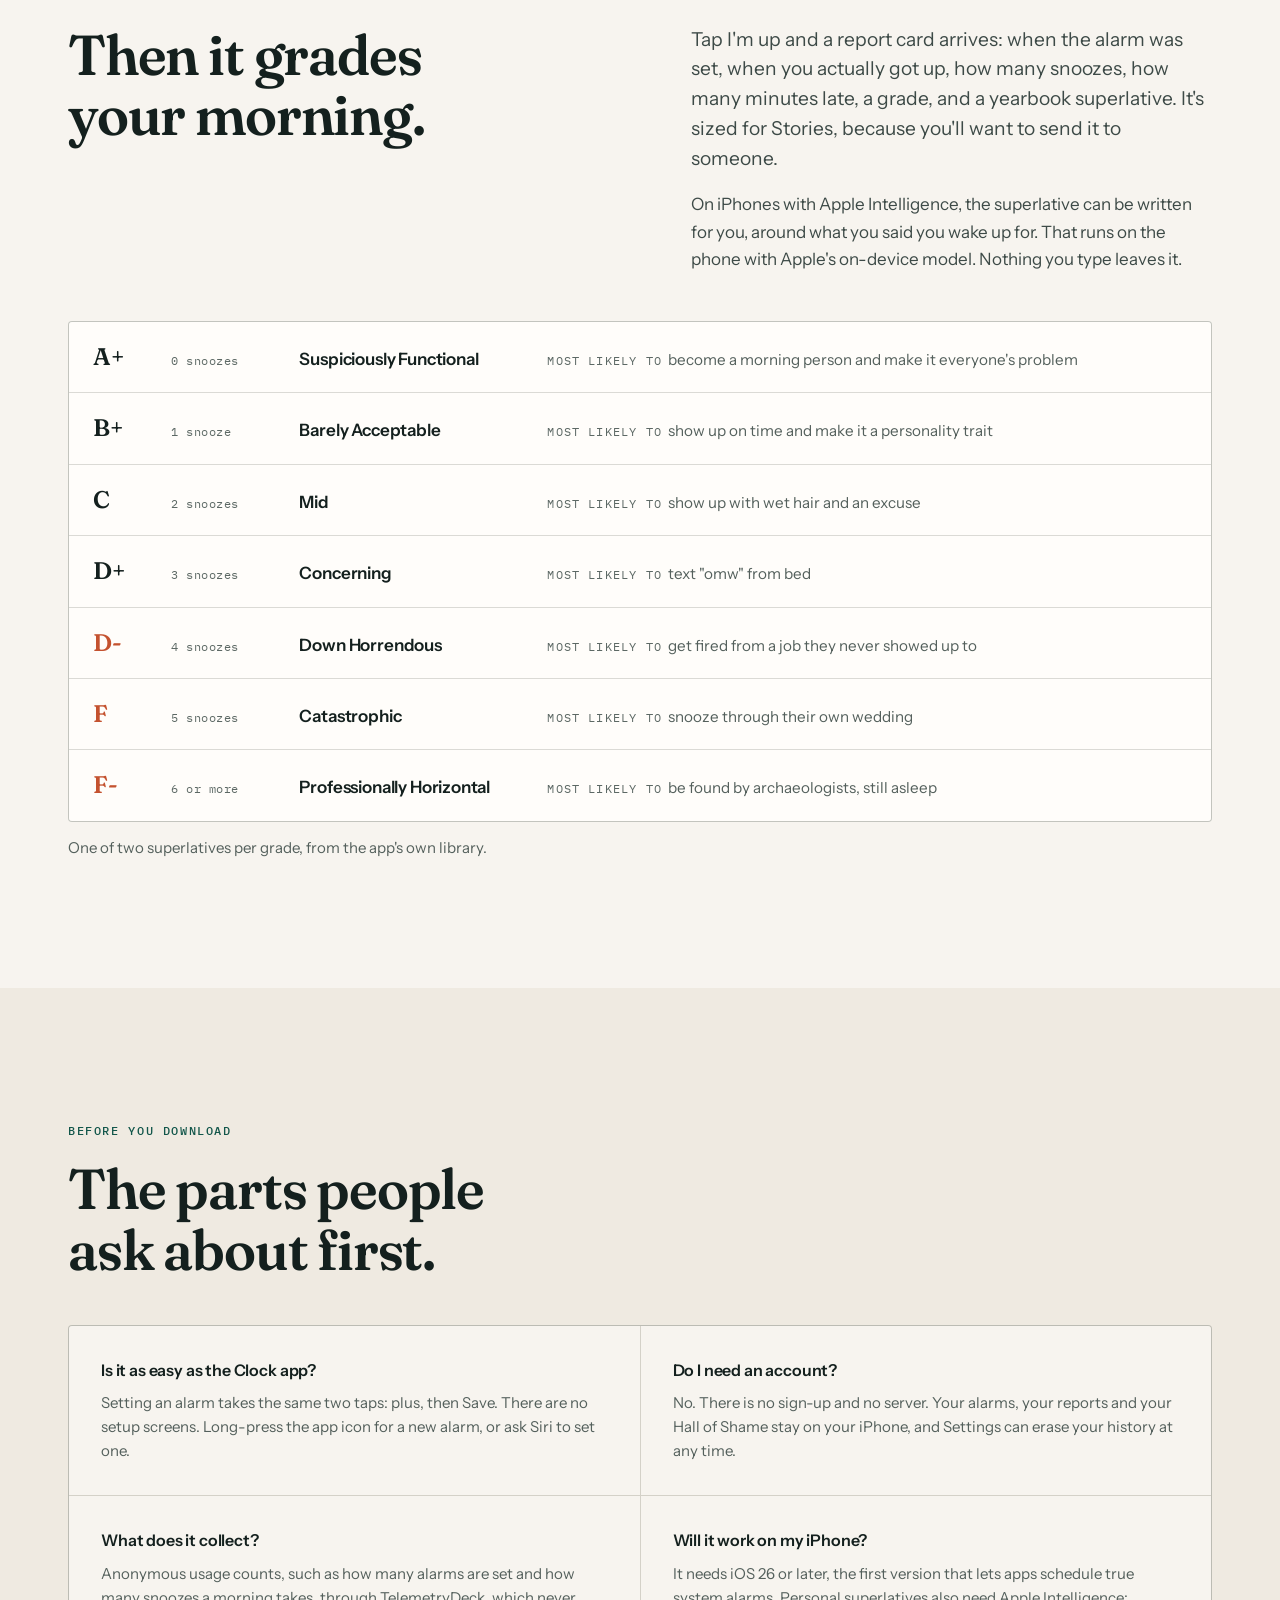
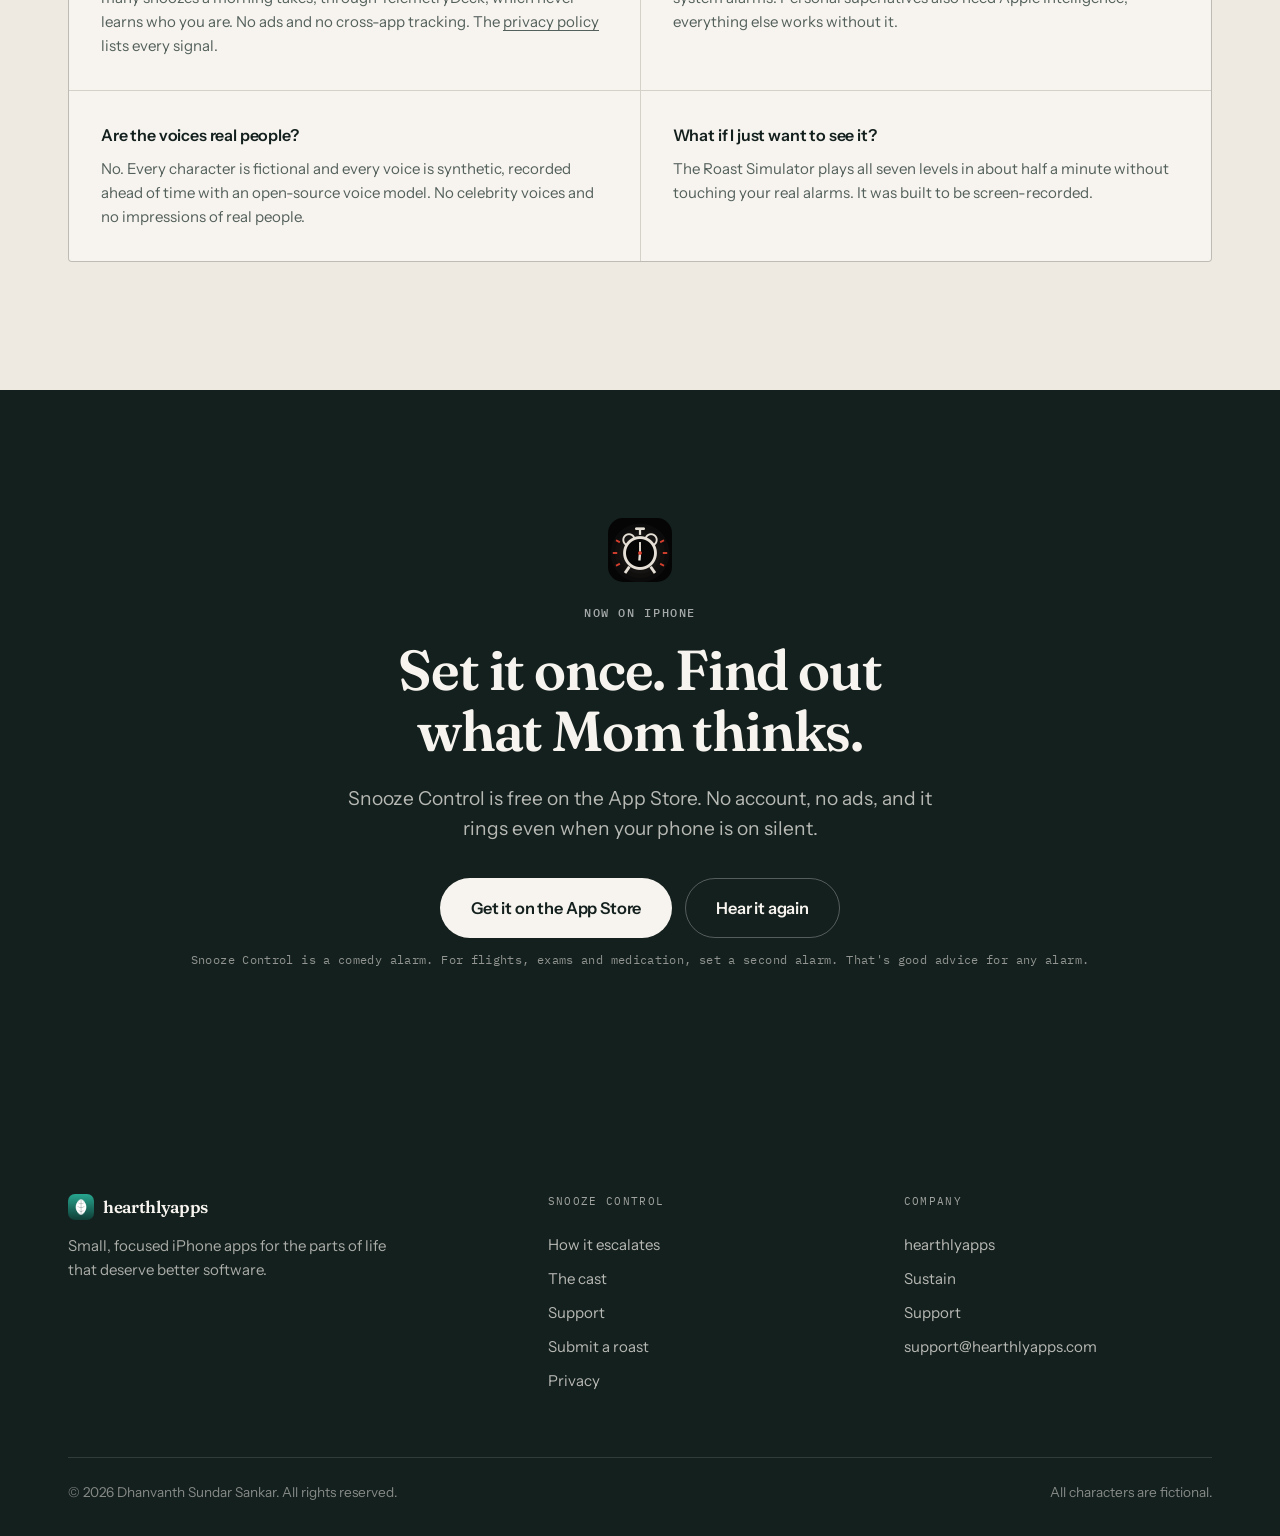
<file: snooze-control/index.html>
<!DOCTYPE html>
<html lang="en">
<head>
<meta charset="UTF-8" />
<meta name="viewport" content="width=device-width, initial-scale=1" />

<title>Snooze Control | an alarm that takes snoozing personally</title>
<meta name="description" content="Snooze Control is an iPhone alarm that roasts you awake. Pick a character, and every snooze makes them louder, sharper and more specific. Rings through silent mode. No account." />
<link rel="canonical" href="https://hearthlyapps.com/snooze-control/" />
<link rel="icon" href="../assets/img/snooze-control/icon.png" />

<meta property="og:type" content="website" />
<meta property="og:url" content="https://hearthlyapps.com/snooze-control/" />
<meta property="og:title" content="Snooze Control: an alarm that takes snoozing personally" />
<meta property="og:description" content="Six characters. Seven levels. Every snooze gets more personal. Rings through silent mode." />
<meta property="og:image" content="https://hearthlyapps.com/assets/img/snooze-control/og.png" />
<meta name="twitter:card" content="summary_large_image" />
<meta name="twitter:image" content="https://hearthlyapps.com/assets/img/snooze-control/og.png" />

<link rel="preconnect" href="https://fonts.googleapis.com" />
<link rel="preconnect" href="https://fonts.gstatic.com" crossorigin />
<link href="https://fonts.googleapis.com/css2?family=Fraunces:opsz,wght@9..144,400;9..144,600&family=IBM+Plex+Mono:wght@400;500&family=Instrument+Sans:wght@400;500;600&display=swap" rel="stylesheet" />
<link rel="stylesheet" href="../assets/css/style.css" />

<!-- No offers, rating or downloadUrl: the app isn't on the App Store yet,
     and inventing any of those would be the fabricated social proof
     DESIGN_STANDARDS.md item 12 rules out. Add them on release. -->
<script type="application/ld+json">
{
  "@context": "https://schema.org",
  "@type": "SoftwareApplication",
  "name": "Snooze Control",
  "applicationCategory": "LifestyleApplication",
  "operatingSystem": "iOS 26 or later",
  "url": "https://hearthlyapps.com/snooze-control/",
  "image": "https://hearthlyapps.com/assets/img/snooze-control/icon.png",
  "description": "An iPhone alarm that roasts you awake. Pick one of six fictional characters; every snooze escalates through seven levels with new lines, faster beeps and a new alarm-screen title. Uses Apple's AlarmKit to ring through silent mode and Focus. No account.",
  "author": { "@type": "Organization", "name": "hearthlyapps", "url": "https://hearthlyapps.com" }
}
</script>
</head>
<body>

<a class="skip-link" href="#main">Skip to content</a>

<nav class="nav">
  <div class="nav-in">
    <a class="brand" href="/">
      <img src="../assets/img/app-icon.png" alt="" width="26" height="26" />
      hearthlyapps
    </a>
    <div class="nav-links">
      <a href="#levels">How it escalates</a>
      <a href="#cast">The cast</a>
      <a href="#loud">Loudness</a>
      <a href="/snooze-control/support/">Support</a>
    </div>
    <a class="btn btn--primary" href="https://apps.apple.com/us/app/snooze-control-roast-alarm/id6825640216" target="_blank" rel="noopener">Get it on the App Store</a>
  </div>
</nav>

<main id="main">

<!-- ============================================================
     SCENE 1 — HERO
     The product is a sound, so the hero is a sound. The player plays
     a real morning cut from the app's own recorded lines, alarm beeps
     and stings, and the caption, level ticks and clock follow the
     audio from measured cue times. Nothing on screen pretends to be a
     screenshot.
     ============================================================ -->
<header class="hero band--dark">
  <div class="wrap hero-grid">
    <div>
      <img class="sc-icon reveal" src="../assets/img/snooze-control/icon.png" alt="The Snooze Control app icon, an alarm clock on black." width="64" height="64" />
      <span class="eyebrow eyebrow--pale reveal" style="display:block; margin-top: 22px;">Snooze Control · alarm for iPhone</span>
      <h1 class="d1 reveal" style="max-width: 20ch;">
        <span class="line"><span>An alarm that takes</span></span>
        <!-- The mark sits on an inner inline span: on the block-level line
             span its highlight would run the full column width. -->
        <span class="line"><span><span class="mark mark--ember">snoozing personally.</span></span></span>
      </h1>
      <p class="lede reveal">
        Pick who wakes you up. Every snooze makes them louder, sharper and
        more specific, until you're out of bed or they give up on you
        completely.
      </p>
      <div class="btn-row reveal" style="margin-top: 32px;">
        <a class="btn btn--paper btn--lg" href="https://apps.apple.com/us/app/snooze-control-roast-alarm/id6825640216" target="_blank" rel="noopener">Get it on the App Store</a>
        <a class="btn btn--ghost btn--lg" href="#cast">Meet the cast</a>
      </div>
      <div class="sc-req reveal">
        <span>Free on the App Store</span><span>iOS 26 or later</span><span>No account</span><span>Rings on silent</span>
      </div>
    </div>

    <div class="sc-player reveal" data-morning="../assets/audio/snooze-control/morning.mp3" aria-label="Hear a morning with Snooze Control">
      <div class="sc-player-top">
        <img src="../assets/img/snooze-control/icon.webp" alt="" width="34" height="34" />
        <span>A real morning · 0:45</span>
        <span class="sc-clock" aria-hidden="true">7:00 AM</span>
      </div>

      <div class="sc-stage" aria-live="polite">
        <div class="sc-title">WAKE UP · 7:00 AM</div>
        <div class="sc-who">Mom</div>
        <p class="sc-line">Good morning. Your brother called. He's doing great. I just thought you should hear that first thing.</p>
      </div>

      <div class="sc-levels" aria-hidden="true">
        <span class="is-now"></span><span></span><span></span><span></span><span></span><span></span><span></span>
      </div>
      <div class="sc-levels-key" aria-hidden="true"><span>Alarm</span><span>Snooze 5</span><span>Gives up</span></div>

      <div class="sc-controls">
        <button class="sc-play sc-play--lg" type="button" data-morning-play aria-pressed="false">
          <span class="sc-glyph" aria-hidden="true"></span>Play the morning
        </button>
        <span class="sc-time" aria-hidden="true">0:00 / 0:45</span>
      </div>
      <p class="small" style="margin-top: 18px;">
        Five characters across one morning, as they sound in the app. On a real
        alarm each level plays at full volume and loops its beeps between lines.
      </p>
    </div>
  </div>
</header>

<script type="application/json" id="sc-cues">
{"cues": [
 {"t": 0.0,   "title": "WAKE UP · 7:00 AM",            "who": "Mom",            "level": 0, "line": "Good morning. Your brother called. He's doing great. I just thought you should hear that first thing."},
 {"t": 8.98,  "title": "SNOOZE #2 · embarrassing",     "who": "Your Bestie",    "level": 2, "line": "Two. I'd roast you harder, but honestly, your life is already doing it for me."},
 {"t": 16.03, "title": "SNOOZE #4 · pathetic",         "who": "Coach Brick",    "level": 4, "line": "Four. You've got potential, kid. That's what we say about players we've given up on."},
 {"t": 23.17, "title": "SNOOZE #5 · historic failure", "who": "Duke Hollister", "level": 5, "line": "Five. Duke trained his whole life to never quit. Watching you made Duke think about it."},
 {"t": 33.78, "title": "WE GIVE UP ON YOU",            "who": "Lady Penelope",  "level": 6, "line": "Six. I accept you now, the way one accepts damp. Permanently, and with regret."}
]}
</script>

<!-- ============================================================
     SCENE 2 — THE ESCALATION
     A ladder, read top to bottom like the morning it describes. The
     titles and button labels are the exact strings the app sends to
     the iPhone alarm screen (scripts/build_library.py in the app).
     ============================================================ -->
<section class="band" id="levels">
  <div class="wrap">
    <span class="eyebrow eyebrow--ember reveal">Seven levels</span>
    <h2 class="d2 reveal" style="margin: 16px 0 20px; max-width: 18ch;">
      Every snooze changes the alarm.
    </h2>
    <p class="lede reveal" style="margin-bottom: 52px;">
      Snooze still works instantly, every time. What changes is everything
      around it: the title on your Lock Screen, the label on the snooze
      button, the pitch and speed of the beeps, and what gets said next.
    </p>

    <div class="sc-ladder-head" aria-hidden="true">
      <span>Level</span><span>Alarm screen</span><span>Snooze button</span><span>What changes</span>
    </div>
    <div class="sc-ladder reveal">
      <div class="sc-rung"><span class="sc-rung-n">00</span><span class="sc-rung-title">Wake up · 7:00 AM</span><span class="sc-rung-btn">Snooze</span><span class="sc-rung-what">Your character's opening line, then four-beep bursts at full volume.</span></div>
      <div class="sc-rung"><span class="sc-rung-n">01</span><span class="sc-rung-title">Snooze #1 · weak</span><span class="sc-rung-btn">Snooze (weak)</span><span class="sc-rung-what">A new line. The beeps climb in pitch.</span></div>
      <div class="sc-rung"><span class="sc-rung-n">02</span><span class="sc-rung-title">Snooze #2 · embarrassing</span><span class="sc-rung-btn">Snooze (again?)</span><span class="sc-rung-what">Your life choices come up.</span></div>
      <div class="sc-rung"><span class="sc-rung-n">03</span><span class="sc-rung-title">Snooze #3 · screenshotted</span><span class="sc-rung-btn">Snooze (coward)</span><span class="sc-rung-what">Faster bursts. Now it's about your future.</span></div>
      <div class="sc-rung"><span class="sc-rung-n">04</span><span class="sc-rung-title">Snooze #4 · pathetic</span><span class="sc-rung-btn">Snooze (pathetic)</span><span class="sc-rung-what">Shorter gaps between bursts. Less patience in every line.</span></div>
      <div class="sc-rung"><span class="sc-rung-n">05</span><span class="sc-rung-title">Snooze #5 · historic failure</span><span class="sc-rung-btn">Snooze (no shame)</span><span class="sc-rung-what">A klaxon goes off before anyone speaks.</span></div>
      <div class="sc-rung sc-rung--last"><span class="sc-rung-n">06</span><span class="sc-rung-title">We give up on you</span><span class="sc-rung-btn">Snooze (we gave up)</span><span class="sc-rung-what">A calm chime, and they accept you as you are. It's the worst one.</span></div>
    </div>
    <p class="small reveal" style="margin-top: 22px;">
      Snooze length is yours to set, from 5 to 15 minutes. Every snooze after the
      sixth stays at level six.
    </p>
  </div>
</section>

<!-- ============================================================
     SCENE 3 — THE CAST
     A roster read like a lineup, not a card grid. Each quote is a real
     line from the app, and each button plays that line's recording.
     ============================================================ -->
<section class="band band--dark" id="cast">
  <div class="wrap">
    <span class="eyebrow eyebrow--pale reveal">The cast</span>
    <h2 class="d2 reveal" style="margin: 16px 0 20px; max-width: 17ch;">
      Six people who expected more from you.
    </h2>
    <p class="lede reveal" style="margin-bottom: 48px;">
      Every character is fictional, written by hand and recorded ahead of time,
      so nothing is generated while your alarm is ringing. Press play to hear one.
    </p>

    <div class="sc-cast">
      <div class="sc-member reveal">
        <div><h3>Your Bestie</h3><p class="small">Zero filter. Has the receipts. The default.</p></div>
        <p class="sc-quote">Wake up. Your phone has more battery than you have ambition, and it's at nine percent.</p>
        <button class="sc-play" type="button" data-sample="../assets/audio/snooze-control/bestie.mp3" aria-pressed="false"><span class="sc-glyph" aria-hidden="true"></span>Hear Bestie</button>
      </div>
      <div class="sc-member reveal">
        <div><h3>Mom</h3><p class="small">Not mad. Just disappointed. And telling everyone.</p></div>
        <p class="sc-quote">Four. I'm not disappointed. Disappointed would mean I expected something.</p>
        <button class="sc-play" type="button" data-sample="../assets/audio/snooze-control/mom.mp3" aria-pressed="false"><span class="sc-glyph" aria-hidden="true"></span>Hear Mom</button>
      </div>
      <div class="sc-member reveal">
        <div><h3>Coach Brick</h3><p class="small">Has coached champions. Got stuck with you.</p></div>
        <p class="sc-quote">Two snoozes. You've got the drive of a parked car. With the hazards on. Out of gas.</p>
        <button class="sc-play" type="button" data-sample="../assets/audio/snooze-control/coach.mp3" aria-pressed="false"><span class="sc-glyph" aria-hidden="true"></span>Hear Coach</button>
      </div>
      <div class="sc-member reveal">
        <div><h3>Lady Penelope</h3><p class="small">Old money. No patience. Openly ashamed of you.</p></div>
        <p class="sc-quote">Two snoozes. You're not lazy, darling. Lazy implies you'd be doing something otherwise.</p>
        <button class="sc-play" type="button" data-sample="../assets/audio/snooze-control/lady.mp3" aria-pressed="false"><span class="sc-glyph" aria-hidden="true"></span>Hear Lady P</button>
      </div>
      <div class="sc-member reveal">
        <div><h3>Rick the Commentator</h3><p class="small">Calls your morning live. You're losing.</p></div>
        <p class="sc-quote">Two! Folks, the analytics say this person peaked in middle school, and honestly, the data looks solid!</p>
        <button class="sc-play" type="button" data-sample="../assets/audio/snooze-control/rick.mp3" aria-pressed="false"><span class="sc-glyph" aria-hidden="true"></span>Hear Rick</button>
      </div>
      <div class="sc-member reveal">
        <div><h3>Duke Hollister</h3><p class="small">Hall of Famer. Talks about himself in the third person.</p></div>
        <p class="sc-quote">Two. Duke is not impressed. Duke's statue outside the arena is more active than you.</p>
        <button class="sc-play" type="button" data-sample="../assets/audio/snooze-control/duke.mp3" aria-pressed="false"><span class="sc-glyph" aria-hidden="true"></span>Hear Duke</button>
      </div>
    </div>

    <p class="body reveal" style="margin-top: 40px; max-width: 64ch;">
      Two settings. <strong style="color: var(--paper);">Harsh</strong> leans on the milder lines.
      <strong style="color: var(--paper);">No mercy</strong> plays everything. In both, the writing
      goes after snoozing, ambition and follow-through, and never after looks,
      weight, health, race, religion, gender, sexuality or disability. Nobody swears.
    </p>
  </div>
</section>

<!-- ============================================================
     SCENE 4 — LOUDNESS
     The objection that matters most for an alarm. Four concrete
     mechanisms, plus the one limit stated plainly instead of hidden.
     ============================================================ -->
<section class="band band--paper2" id="loud">
  <div class="wrap">
    <span class="eyebrow eyebrow--ember reveal">Loudness</span>
    <h2 class="d2 reveal" style="margin: 16px 0 44px; max-width: 18ch;">
      Funny is optional. Getting you up isn't.
    </h2>

    <div class="stack stack--2">
      <div class="reveal">
        <h4>Rings through silent mode and Focus</h4>
        <p>Snooze Control schedules real system alarms through Apple's AlarmKit, so it rings with the app closed, the phone locked and the switch set to silent, the same way the Clock app does.</p>
      </div>
      <div class="reveal">
        <h4>Mixed loud on purpose</h4>
        <p>Every recorded line is compressed and limited well above typical podcast loudness, and the beeps play at full volume from the first ring, pitched between 1.8 and 2.9 kHz, near where human hearing is most sensitive.</p>
      </div>
      <div class="reveal">
        <h4>A backup alarm, on by default</h4>
        <p>If you haven't touched the alarm a minute after it starts, the standard iPhone alarm sound joins in. Tap Snooze or I'm up and it stands down.</p>
      </div>
      <div class="reveal">
        <h4>Test it before you trust it</h4>
        <p>Settings has a button that rings a real alarm in 20 seconds, so you can hear exactly how loud it is at your current volume before you go to bed.</p>
      </div>
    </div>

    <div class="note note--ember reveal" style="max-width: 68ch; margin-top: 36px;">
      <p class="body" style="margin: 0;"><strong>The one thing no app can change:</strong> iPhone alarms play at your ringer volume. Turn it up in Settings, under Sounds &amp; Haptics, before you rely on any alarm, this one included.</p>
    </div>
  </div>
</section>

<!-- ============================================================
     SCENE 5 — THE REPORT
     The share moment, shown as the data it's built from: the real
     grade scale and the real superlative library, not a mock poster.
     ============================================================ -->
<section class="band" id="report">
  <div class="wrap">
    <span class="eyebrow eyebrow--ember reveal">The morning report</span>
    <div class="hero-grid" style="align-items: start; margin: 16px 0 48px;">
      <h2 class="d2 reveal" style="max-width: 14ch;">Then it grades your morning.</h2>
      <div>
        <p class="lede reveal">
          Tap I'm up and a report card arrives: when the alarm was set, when you
          actually got up, how many snoozes, how many minutes late, a grade, and a
          yearbook superlative. It's sized for Stories, because you'll want to send
          it to someone.
        </p>
        <p class="body reveal" style="margin-top: 18px;">
          On iPhones with Apple Intelligence, the superlative can be written for you,
          around what you said you wake up for. That runs on the phone with Apple's
          on-device model. Nothing you type leaves it.
        </p>
      </div>
    </div>
      <div class="reveal">
        <div class="sc-grades" role="table" aria-label="Grades by number of snoozes">
          <div class="sc-grade" role="row"><span class="sc-g" role="cell">A+</span><span class="sc-snz" role="cell">0 snoozes</span><span class="sc-rating" role="cell">Suspiciously Functional</span><span class="sc-sup" role="cell"><em>Most likely to</em>become a morning person and make it everyone's problem</span></div>
          <div class="sc-grade" role="row"><span class="sc-g" role="cell">B+</span><span class="sc-snz" role="cell">1 snooze</span><span class="sc-rating" role="cell">Barely Acceptable</span><span class="sc-sup" role="cell"><em>Most likely to</em>show up on time and make it a personality trait</span></div>
          <div class="sc-grade" role="row"><span class="sc-g" role="cell">C</span><span class="sc-snz" role="cell">2 snoozes</span><span class="sc-rating" role="cell">Mid</span><span class="sc-sup" role="cell"><em>Most likely to</em>show up with wet hair and an excuse</span></div>
          <div class="sc-grade" role="row"><span class="sc-g" role="cell">D+</span><span class="sc-snz" role="cell">3 snoozes</span><span class="sc-rating" role="cell">Concerning</span><span class="sc-sup" role="cell"><em>Most likely to</em>text "omw" from bed</span></div>
          <div class="sc-grade" role="row"><span class="sc-g sc-g--bad" role="cell">D-</span><span class="sc-snz" role="cell">4 snoozes</span><span class="sc-rating" role="cell">Down Horrendous</span><span class="sc-sup" role="cell"><em>Most likely to</em>get fired from a job they never showed up to</span></div>
          <div class="sc-grade" role="row"><span class="sc-g sc-g--bad" role="cell">F</span><span class="sc-snz" role="cell">5 snoozes</span><span class="sc-rating" role="cell">Catastrophic</span><span class="sc-sup" role="cell"><em>Most likely to</em>snooze through their own wedding</span></div>
          <div class="sc-grade" role="row"><span class="sc-g sc-g--bad" role="cell">F-</span><span class="sc-snz" role="cell">6 or more</span><span class="sc-rating" role="cell">Professionally Horizontal</span><span class="sc-sup" role="cell"><em>Most likely to</em>be found by archaeologists, still asleep</span></div>
        </div>
        <p class="small" style="margin-top: 14px;">One of two superlatives per grade, from the app's own library.</p>
      </div>
  </div>
</section>

<!-- ============================================================
     SCENE 6 — OBJECTIONS
     Specific, checkable answers. No testimonials or download counts:
     the app isn't out yet, and inventing either would be fabrication.
     ============================================================ -->
<section class="band band--paper2">
  <div class="wrap">
    <span class="eyebrow reveal">Before you download</span>
    <h2 class="d2 reveal" style="margin: 16px 0 44px; max-width: 18ch;">
      The parts people ask about first.
    </h2>

    <div class="stack stack--2">
      <div class="reveal">
        <h4>Is it as easy as the Clock app?</h4>
        <p>Setting an alarm takes the same two taps: plus, then Save. There are no setup screens. Long-press the app icon for a new alarm, or ask Siri to set one.</p>
      </div>
      <div class="reveal">
        <h4>Do I need an account?</h4>
        <p>No. There is no sign-up and no server. Your alarms, your reports and your Hall of Shame stay on your iPhone, and Settings can erase your history at any time.</p>
      </div>
      <div class="reveal">
        <h4>What does it collect?</h4>
        <p>Anonymous usage counts, such as how many alarms are set and how many snoozes a morning takes, through TelemetryDeck, which never learns who you are. No ads and no cross-app tracking. The <a href="/snooze-control/privacy/" style="text-decoration: underline; text-underline-offset: 3px;">privacy policy</a> lists every signal.</p>
      </div>
      <div class="reveal">
        <h4>Will it work on my iPhone?</h4>
        <p>It needs iOS 26 or later, the first version that lets apps schedule true system alarms. Personal superlatives also need Apple Intelligence; everything else works without it.</p>
      </div>
      <div class="reveal">
        <h4>Are the voices real people?</h4>
        <p>No. Every character is fictional and every voice is synthetic, recorded ahead of time with an open-source voice model. No celebrity voices and no impressions of real people.</p>
      </div>
      <div class="reveal">
        <h4>What if I just want to see it?</h4>
        <p>The Roast Simulator plays all seven levels in about half a minute without touching your real alarms. It was built to be screen-recorded.</p>
      </div>
    </div>
  </div>
</section>

<!-- ============================================================
     SCENE 7 — CLOSE
     One ask: get it from the App Store (live since 2026-10-26).
     ============================================================ -->
<section class="band band--dark" id="launch">
  <div class="wrap" style="text-align: center;">
    <img class="sc-icon reveal" src="../assets/img/snooze-control/icon.png" alt="" width="64" height="64" style="margin: 0 auto 22px;" />
    <span class="eyebrow eyebrow--pale reveal" style="display:block;">Now on iPhone</span>
    <h2 class="d2 reveal" style="margin: 18px auto 22px; max-width: 16ch;">
      Set it once. Find out what Mom thinks.
    </h2>
    <p class="lede reveal" style="margin: 0 auto 34px; max-width: 46ch;">
      Snooze Control is free on the App Store. No account, no ads,
      and it rings even when your phone is on silent.
    </p>
    <div class="btn-row reveal" style="justify-content: center;">
      <a class="btn btn--paper btn--lg" href="https://apps.apple.com/us/app/snooze-control-roast-alarm/id6825640216" target="_blank" rel="noopener">Get it on the App Store</a>
      <a class="btn btn--ghost btn--lg" href="#main">Hear it again</a>
    </div>
    <p class="cta-note reveal">
      Snooze Control is a comedy alarm. For flights, exams and medication, set a second alarm. That's good advice for any alarm.
    </p>
  </div>
</section>

</main>

<footer>
  <div class="wrap">
    <div class="foot-grid">
      <div>
        <a class="brand" href="/" style="color: var(--paper);">
          <img src="../assets/img/app-icon.png" alt="" width="26" height="26" />
          hearthlyapps
        </a>
        <p class="small" style="margin-top: 14px; max-width: 34ch;">
          Small, focused iPhone apps for the parts of life that deserve better software.
        </p>
      </div>
      <div class="foot-col">
        <div class="foot-h">Snooze Control</div>
        <a href="#levels">How it escalates</a>
        <a href="#cast">The cast</a>
        <a href="/snooze-control/support/">Support</a>
        <a href="/snooze-control/roast/">Submit a roast</a>
        <a href="/snooze-control/privacy/">Privacy</a>
      </div>
      <div class="foot-col">
        <div class="foot-h">Company</div>
        <a href="/">hearthlyapps</a>
        <a href="/sustain/">Sustain</a>
        <a href="/support/">Support</a>
        <a href="mailto:support@hearthlyapps.com">support@hearthlyapps.com</a>
      </div>
    </div>
    <div class="foot-bottom">
      <span>&copy; <span data-year>2026</span> Dhanvanth Sundar Sankar. All rights reserved.</span>
      <span>All characters are fictional.</span>
    </div>
  </div>
</footer>

<script src="../assets/js/main.js" defer></script>
<script src="../assets/js/snooze.js" defer></script>
</body>
</html>
</file>
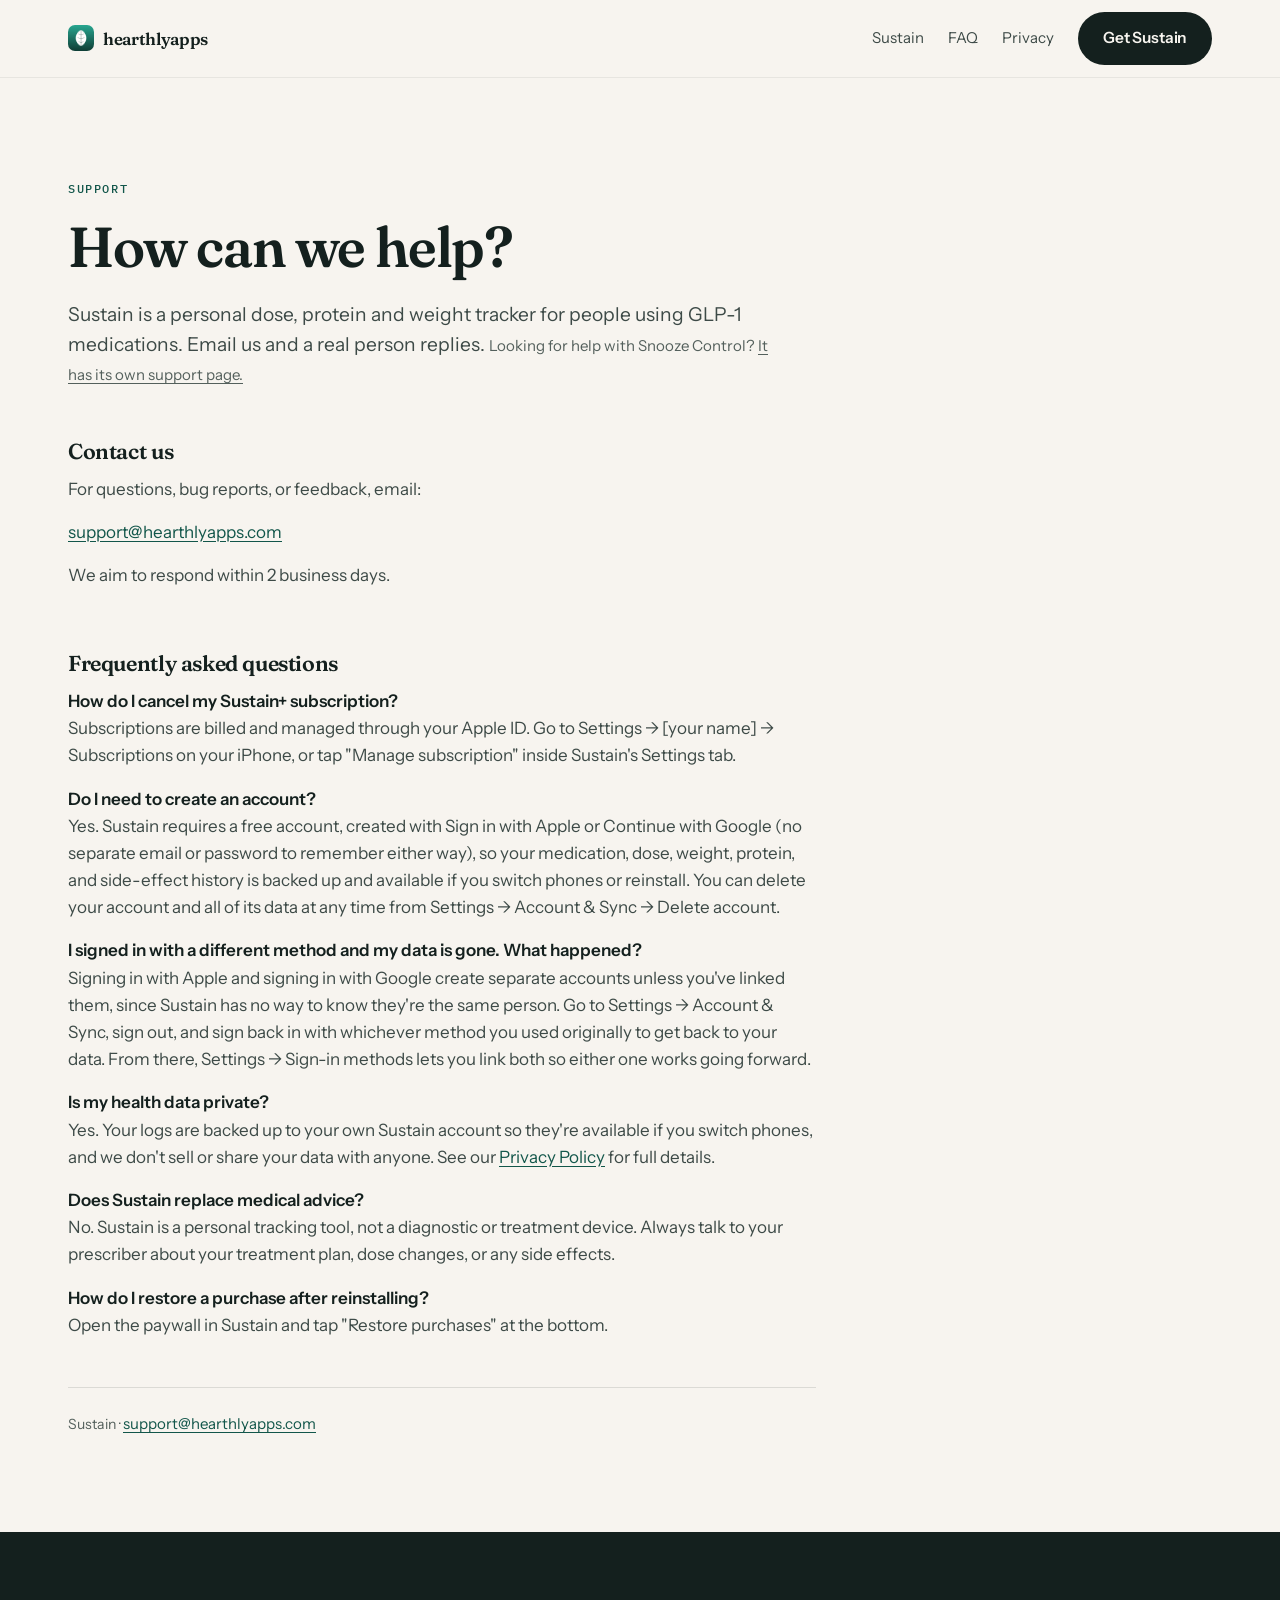
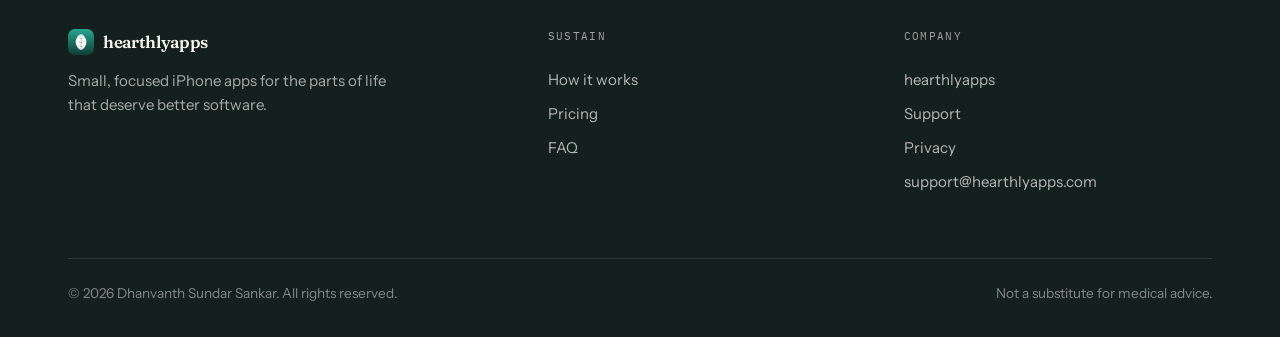
<file: support/index.html>
<!DOCTYPE html>
<html lang="en">
<head>
<meta charset="UTF-8">
<meta name="viewport" content="width=device-width, initial-scale=1.0">
<title>Sustain support — hearthlyapps</title>
<meta name="description" content="Get help with Sustain: contact, subscriptions, accounts, privacy and restoring purchases.">
<link rel="canonical" href="https://hearthlyapps.com/support/">
<link rel="icon" href="../assets/img/app-icon.png">
<link rel="preconnect" href="https://fonts.googleapis.com" />
<link rel="preconnect" href="https://fonts.gstatic.com" crossorigin />
<link href="https://fonts.googleapis.com/css2?family=Fraunces:opsz,wght@9..144,400;9..144,600&family=IBM+Plex+Mono:wght@400;500&family=Instrument+Sans:wght@400;500;600&display=swap" rel="stylesheet" />
<link rel="stylesheet" href="../assets/css/style.css">
</head>
<body>

<a class="skip-link" href="#main">Skip to content</a>

<nav class="nav">
  <div class="nav-in">
    <a class="brand" href="/">
      <img src="../assets/img/app-icon.png" alt="" width="26" height="26" />
      hearthlyapps
    </a>
    <div class="nav-links">
      <a href="/sustain/">Sustain</a>
      <a href="/sustain/faq/">FAQ</a>
      <a href="/privacy/">Privacy</a>
    </div>
    <a class="btn btn--primary" href="https://apps.apple.com/us/app/sustain-glp-1-companion/id6793802192" target="_blank" rel="noopener">Get Sustain</a>
  </div>
</nav>

<main id="main" class="band band--tight">
  <div class="wrap">
    <span class="eyebrow">Support</span>
    <h1 class="d2" style="margin: 16px 0 0; max-width: 20ch;">How can we help?</h1>
    <p class="lede" style="margin: 22px 0 52px;">Sustain is a personal dose, protein and weight tracker for people using GLP-1 medications. Email us and a real person replies. <span class="small">Looking for help with Snooze Control? <a href="/snooze-control/support/" style="text-decoration: underline; text-underline-offset: 3px;">It has its own support page.</a></span></p>
    <div class="prose">
<h2>Contact us</h2>
<p>For questions, bug reports, or feedback, email:</p>
<p><a href="mailto:support@hearthlyapps.com">support@hearthlyapps.com</a></p>
<p>We aim to respond within 2 business days.</p>

<h2>Frequently asked questions</h2>

<p><strong>How do I cancel my Sustain+ subscription?</strong><br>
Subscriptions are billed and managed through your Apple ID. Go to Settings &rarr; [your name] &rarr; Subscriptions on your iPhone, or tap "Manage subscription" inside Sustain's Settings tab.</p>

<p><strong>Do I need to create an account?</strong><br>
Yes. Sustain requires a free account, created with Sign in with Apple or Continue with Google (no separate email or password to remember either way), so your medication, dose, weight, protein, and side-effect history is backed up and available if you switch phones or reinstall. You can delete your account and all of its data at any time from Settings &rarr; Account &amp; Sync &rarr; Delete account.</p>

<p><strong>I signed in with a different method and my data is gone. What happened?</strong><br>
Signing in with Apple and signing in with Google create separate accounts unless you've linked them, since Sustain has no way to know they're the same person. Go to Settings &rarr; Account &amp; Sync, sign out, and sign back in with whichever method you used originally to get back to your data. From there, Settings &rarr; Sign-in methods lets you link both so either one works going forward.</p>

<p><strong>Is my health data private?</strong><br>
Yes. Your logs are backed up to your own Sustain account so they're available if you switch phones, and we don't sell or share your data with anyone. See our <a href="/privacy">Privacy Policy</a> for full details.</p>

<p><strong>Does Sustain replace medical advice?</strong><br>
No. Sustain is a personal tracking tool, not a diagnostic or treatment device. Always talk to your prescriber about your treatment plan, dose changes, or any side effects.</p>

<p><strong>How do I restore a purchase after reinstalling?</strong><br>
Open the paywall in Sustain and tap "Restore purchases" at the bottom.</p>

<footer>
Sustain &middot; <a href="mailto:support@hearthlyapps.com">support@hearthlyapps.com</a>
</footer>
    </div>
  </div>
</main>

<footer>
  <div class="wrap">
    <div class="foot-grid">
      <div>
        <a class="brand" href="/" style="color: var(--paper);">
          <img src="../assets/img/app-icon.png" alt="" width="26" height="26" />
          hearthlyapps
        </a>
        <p class="small" style="margin-top: 14px; max-width: 34ch;">
          Small, focused iPhone apps for the parts of life that deserve better software.
        </p>
      </div>
      <div class="foot-col">
        <div class="foot-h">Sustain</div>
        <a href="/sustain/#how">How it works</a>
        <a href="/sustain/#pricing">Pricing</a>
        <a href="/sustain/faq/">FAQ</a>
      </div>
      <div class="foot-col">
        <div class="foot-h">Company</div>
        <a href="/">hearthlyapps</a>
        <a href="/support/">Support</a>
        <a href="/privacy/">Privacy</a>
        <a href="mailto:support@hearthlyapps.com">support@hearthlyapps.com</a>
      </div>
    </div>
    <div class="foot-bottom">
      <span>&copy; <span data-year>2026</span> Dhanvanth Sundar Sankar. All rights reserved.</span>
      <span>Not a substitute for medical advice.</span>
    </div>
  </div>
</footer>

<script src="../assets/js/main.js" defer></script>
</body>
</html>
</file>
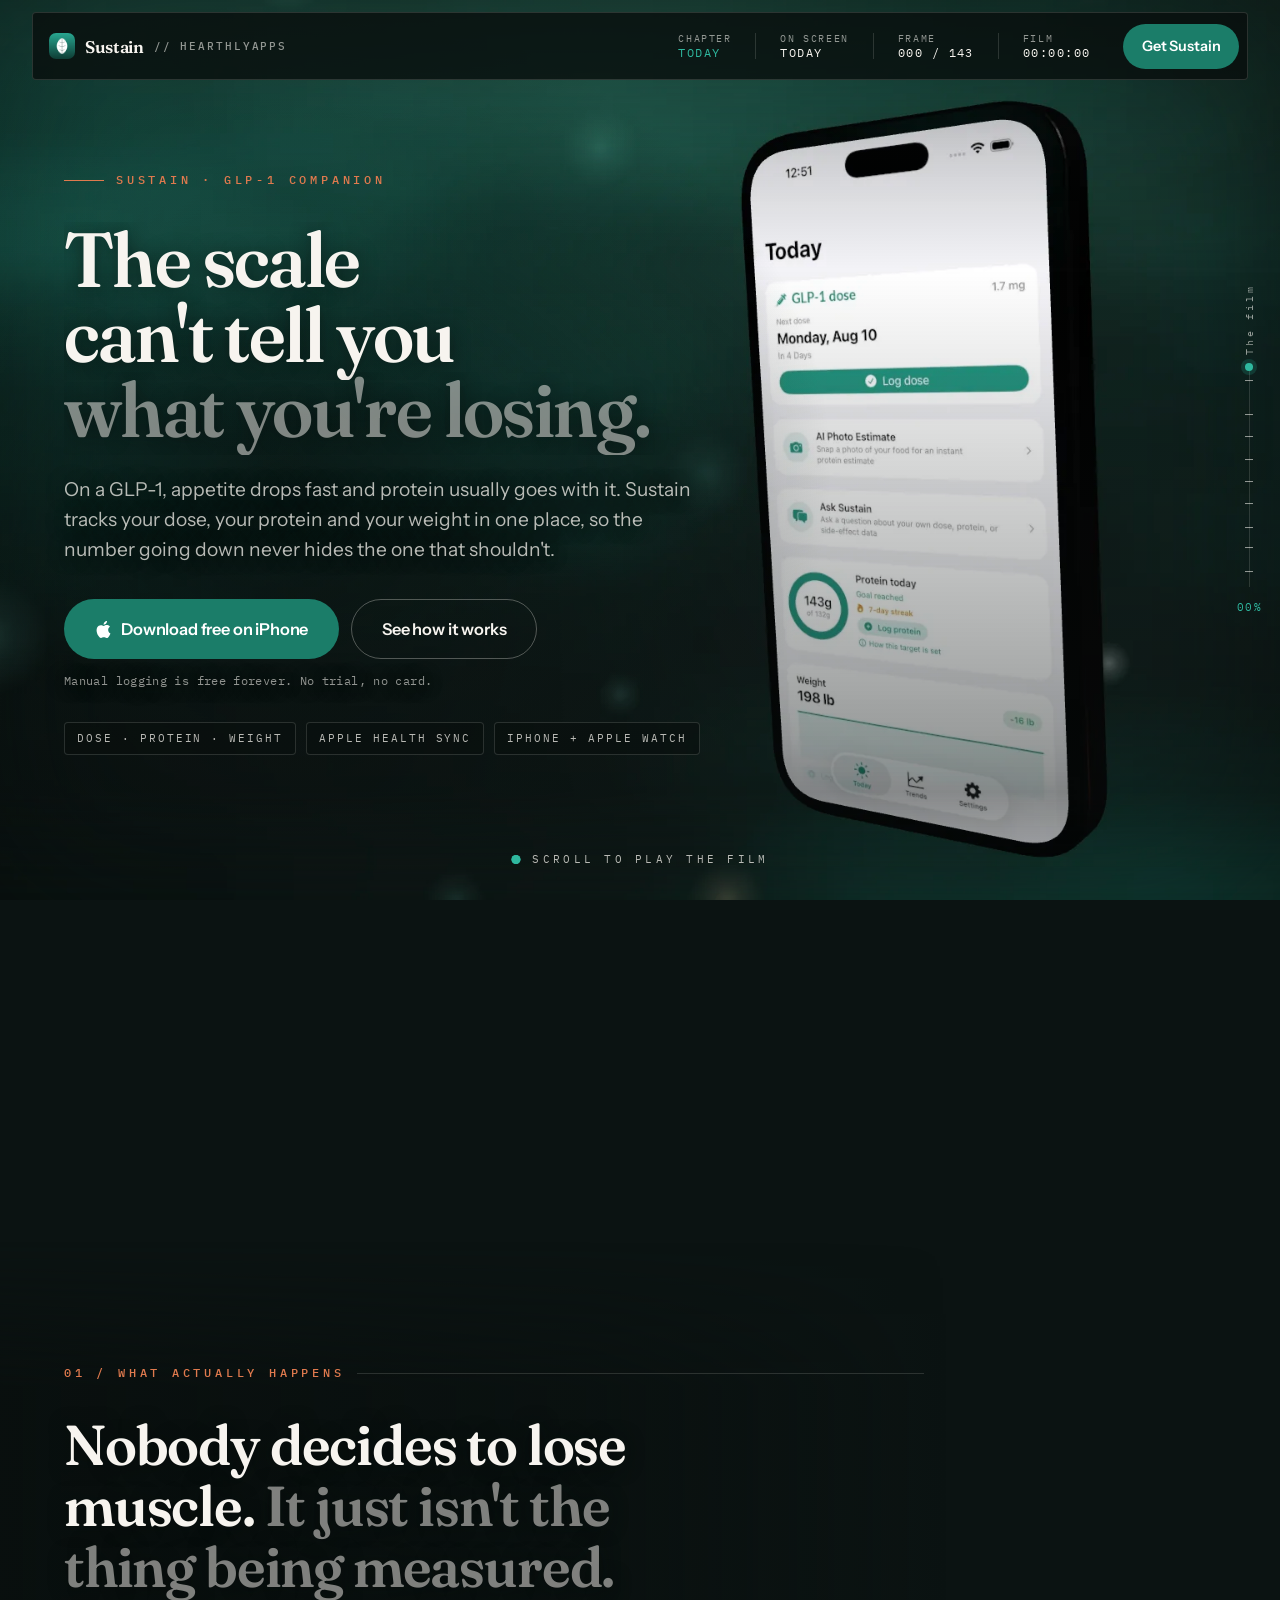
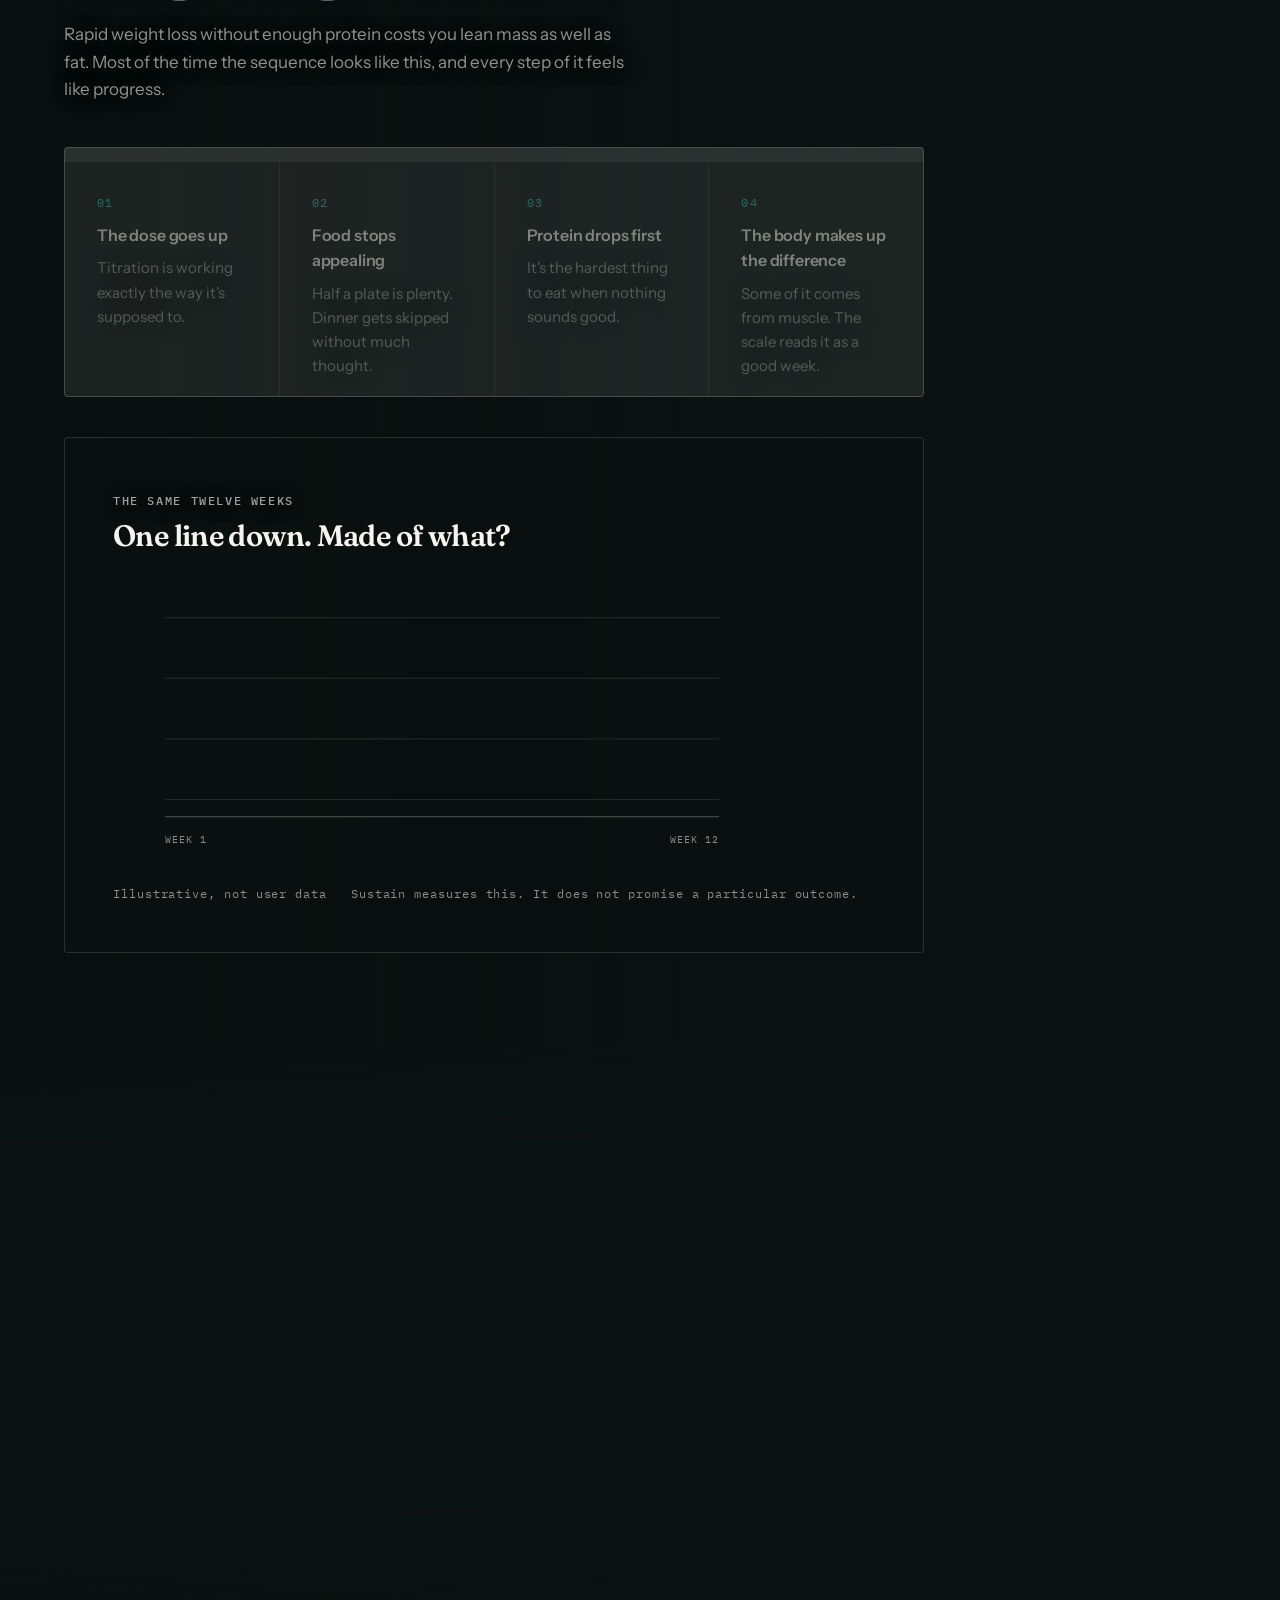
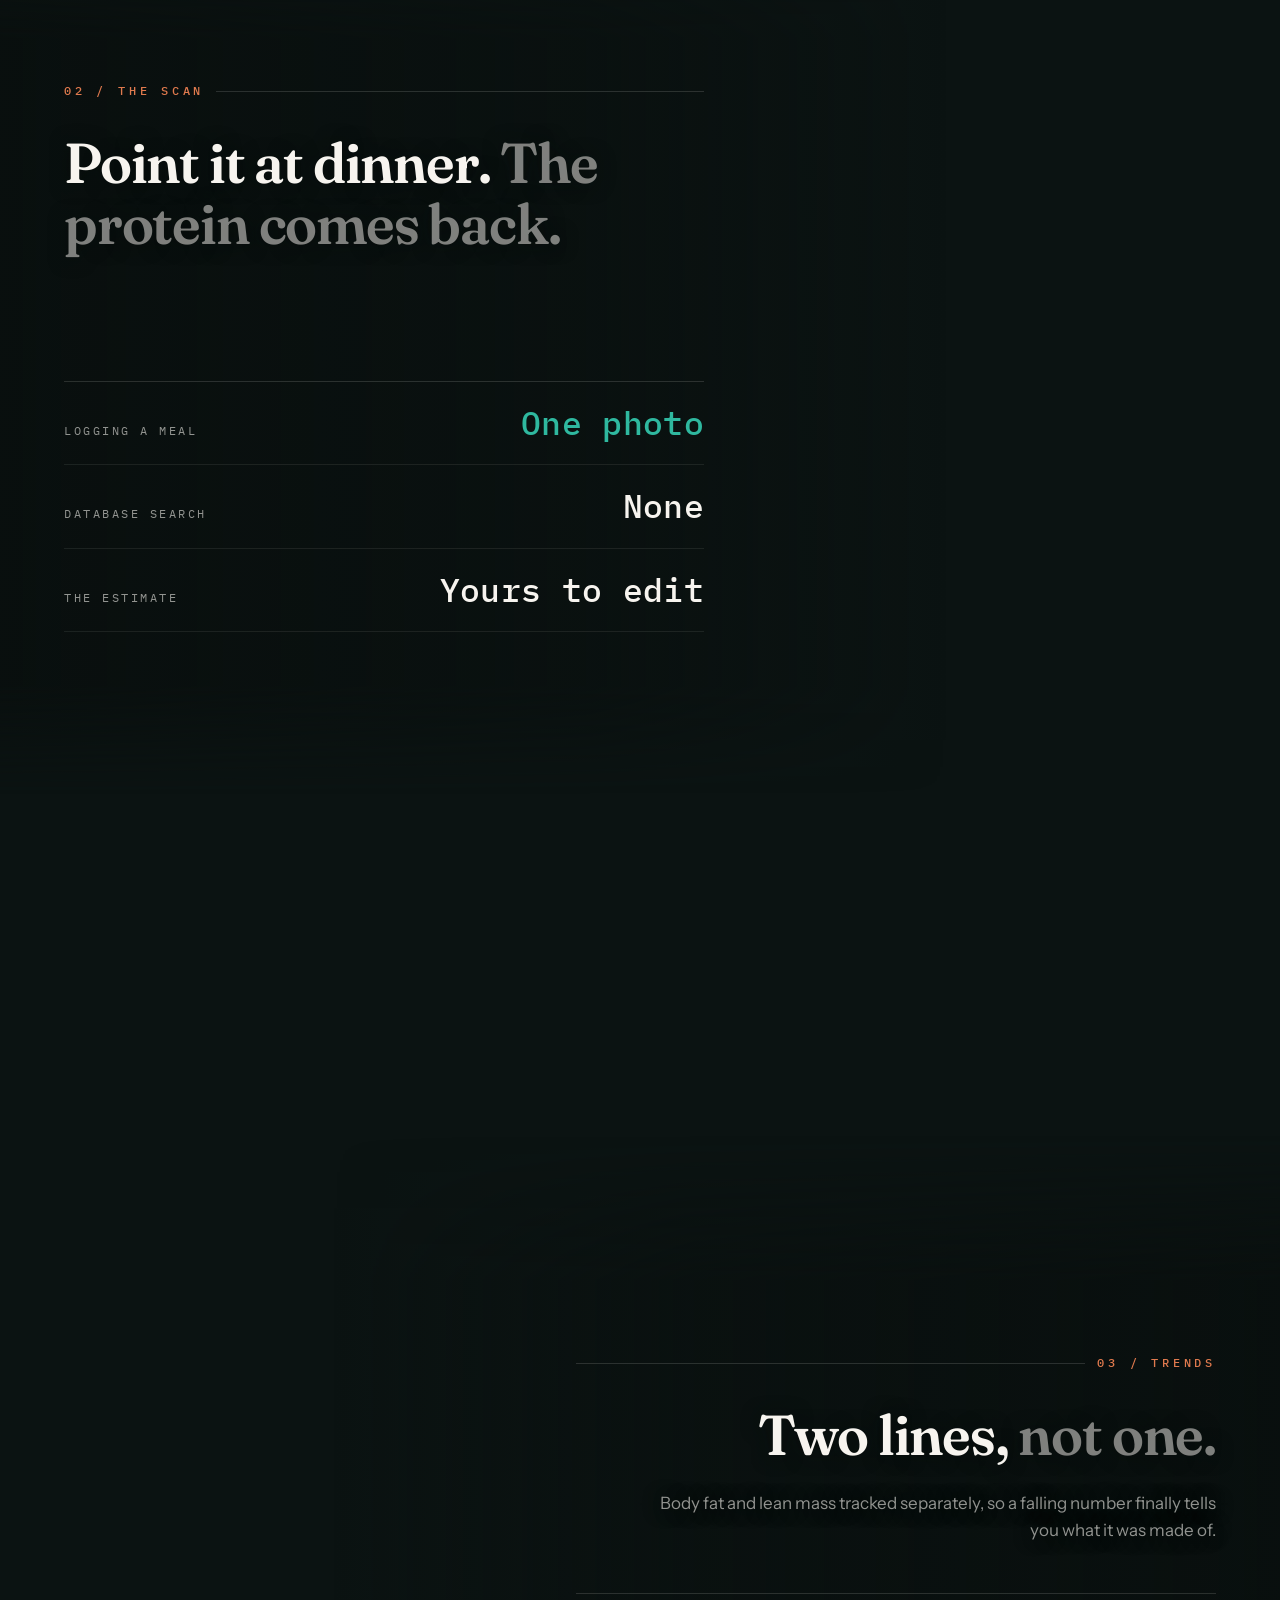
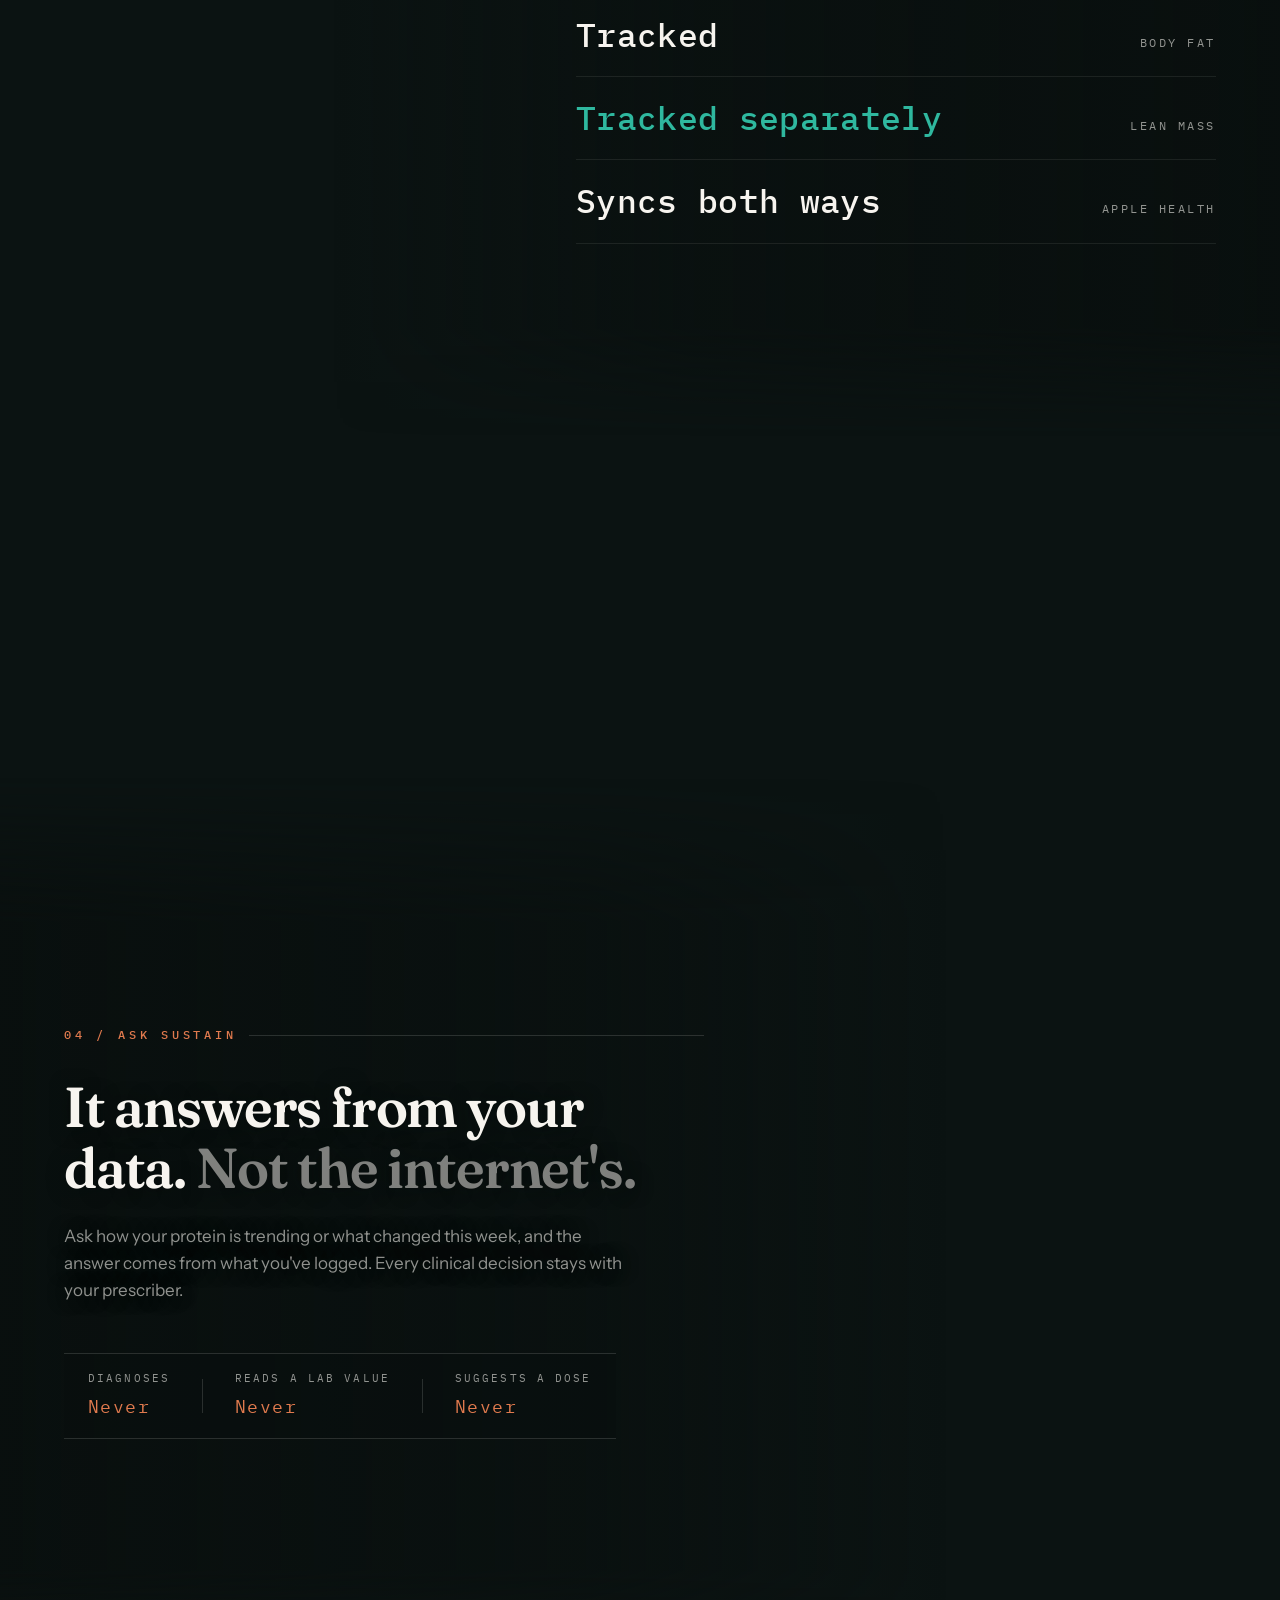
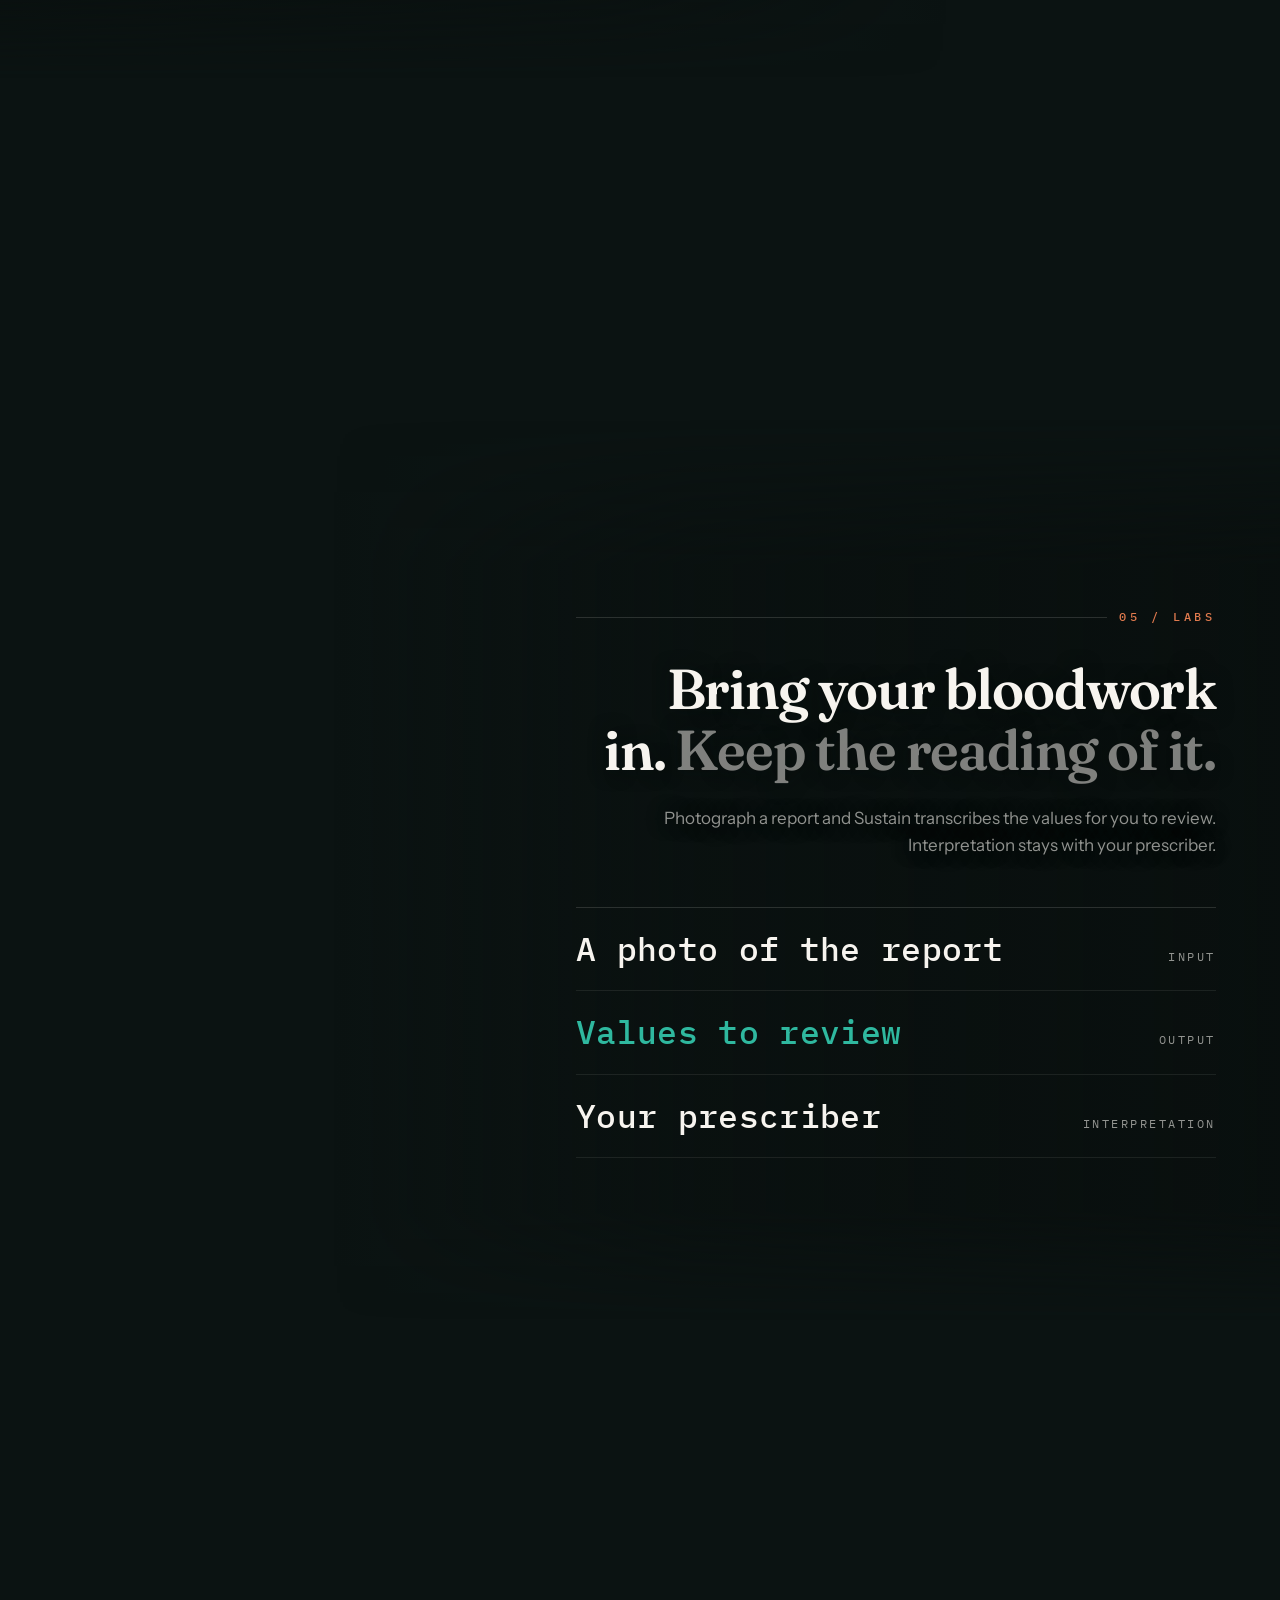
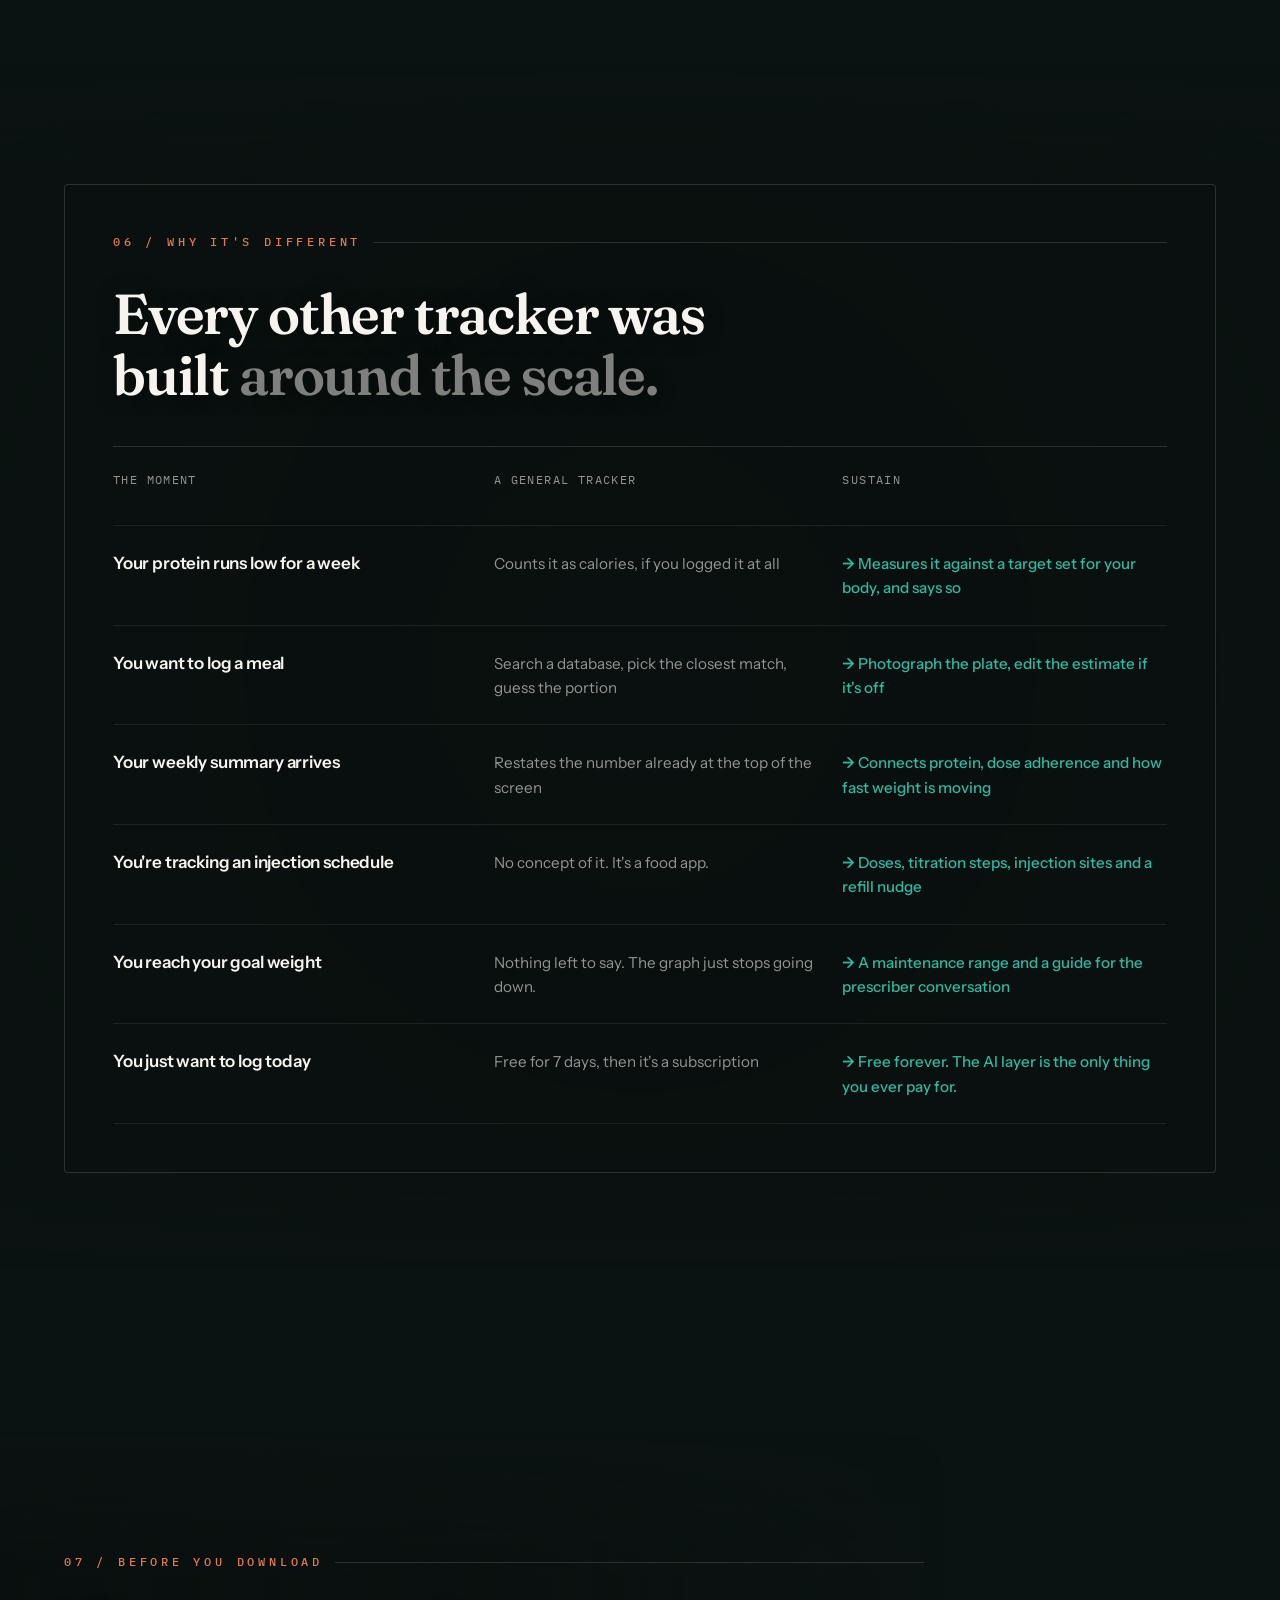
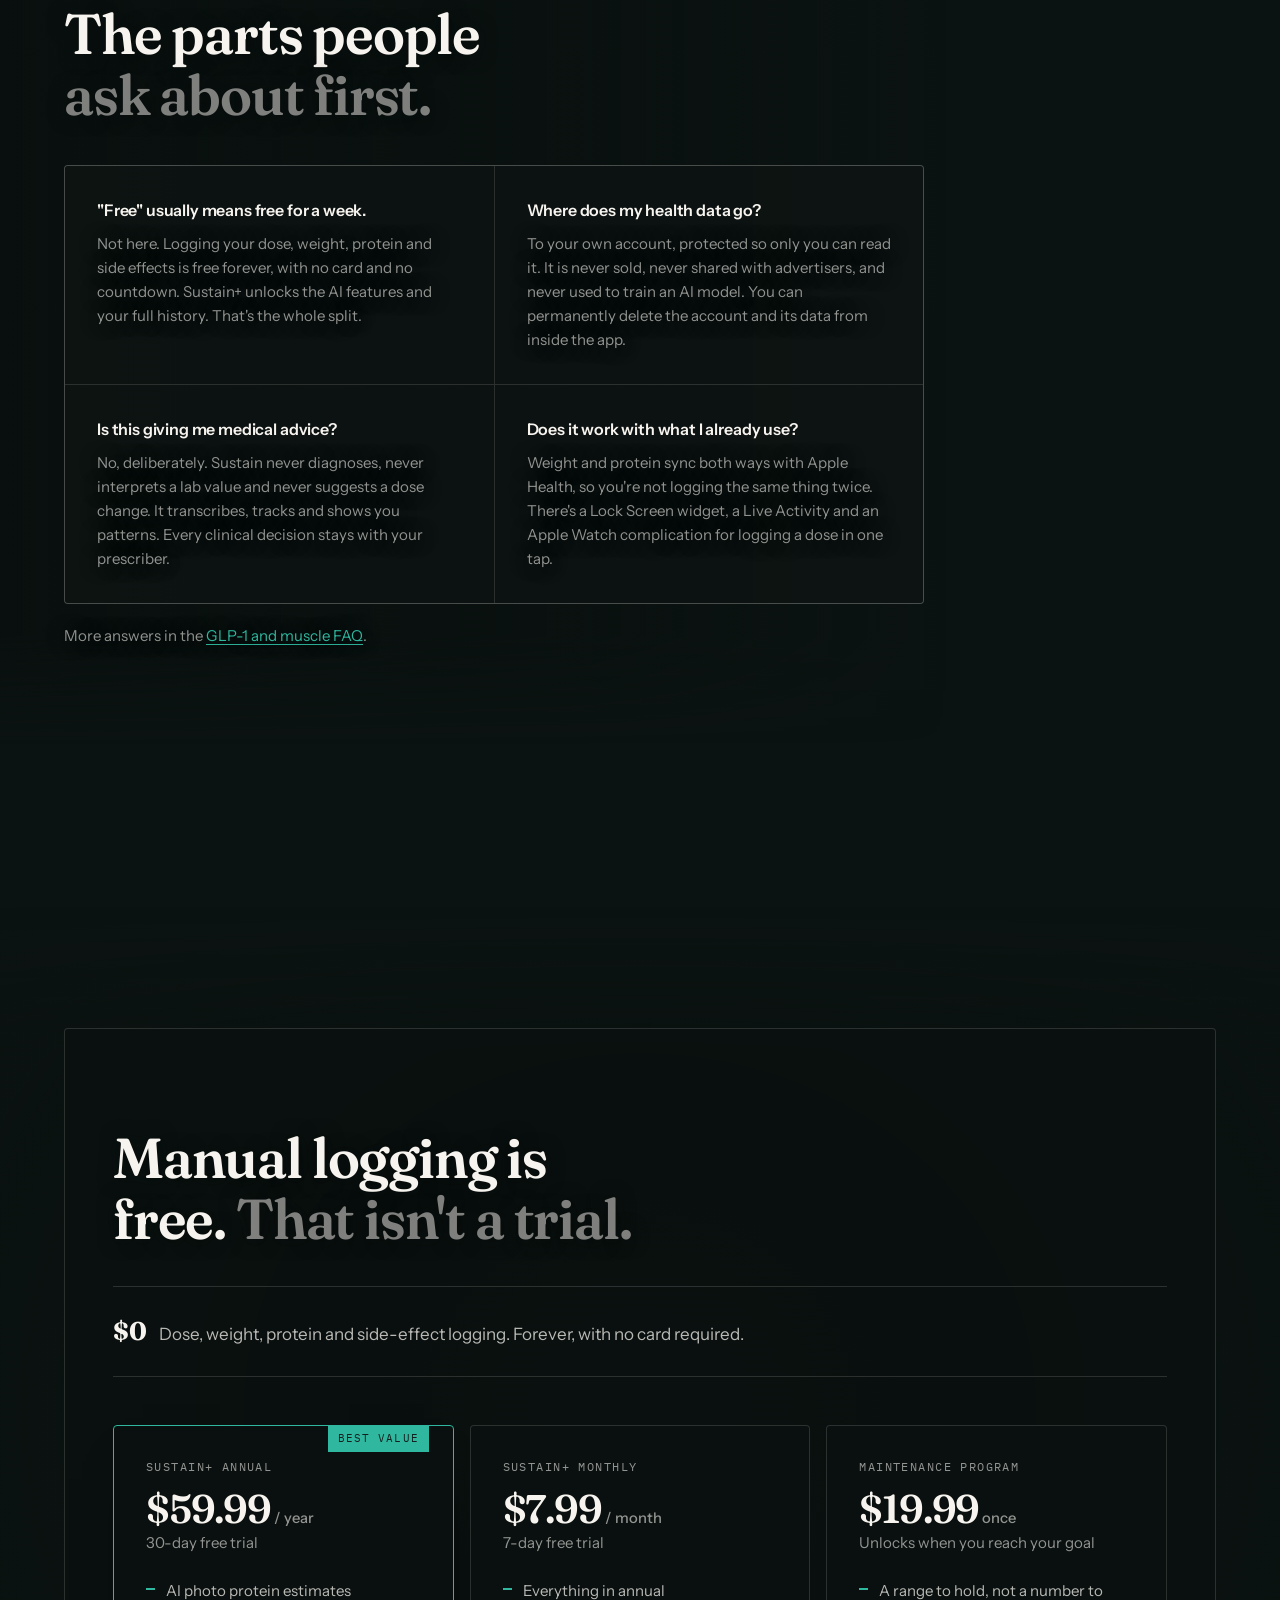
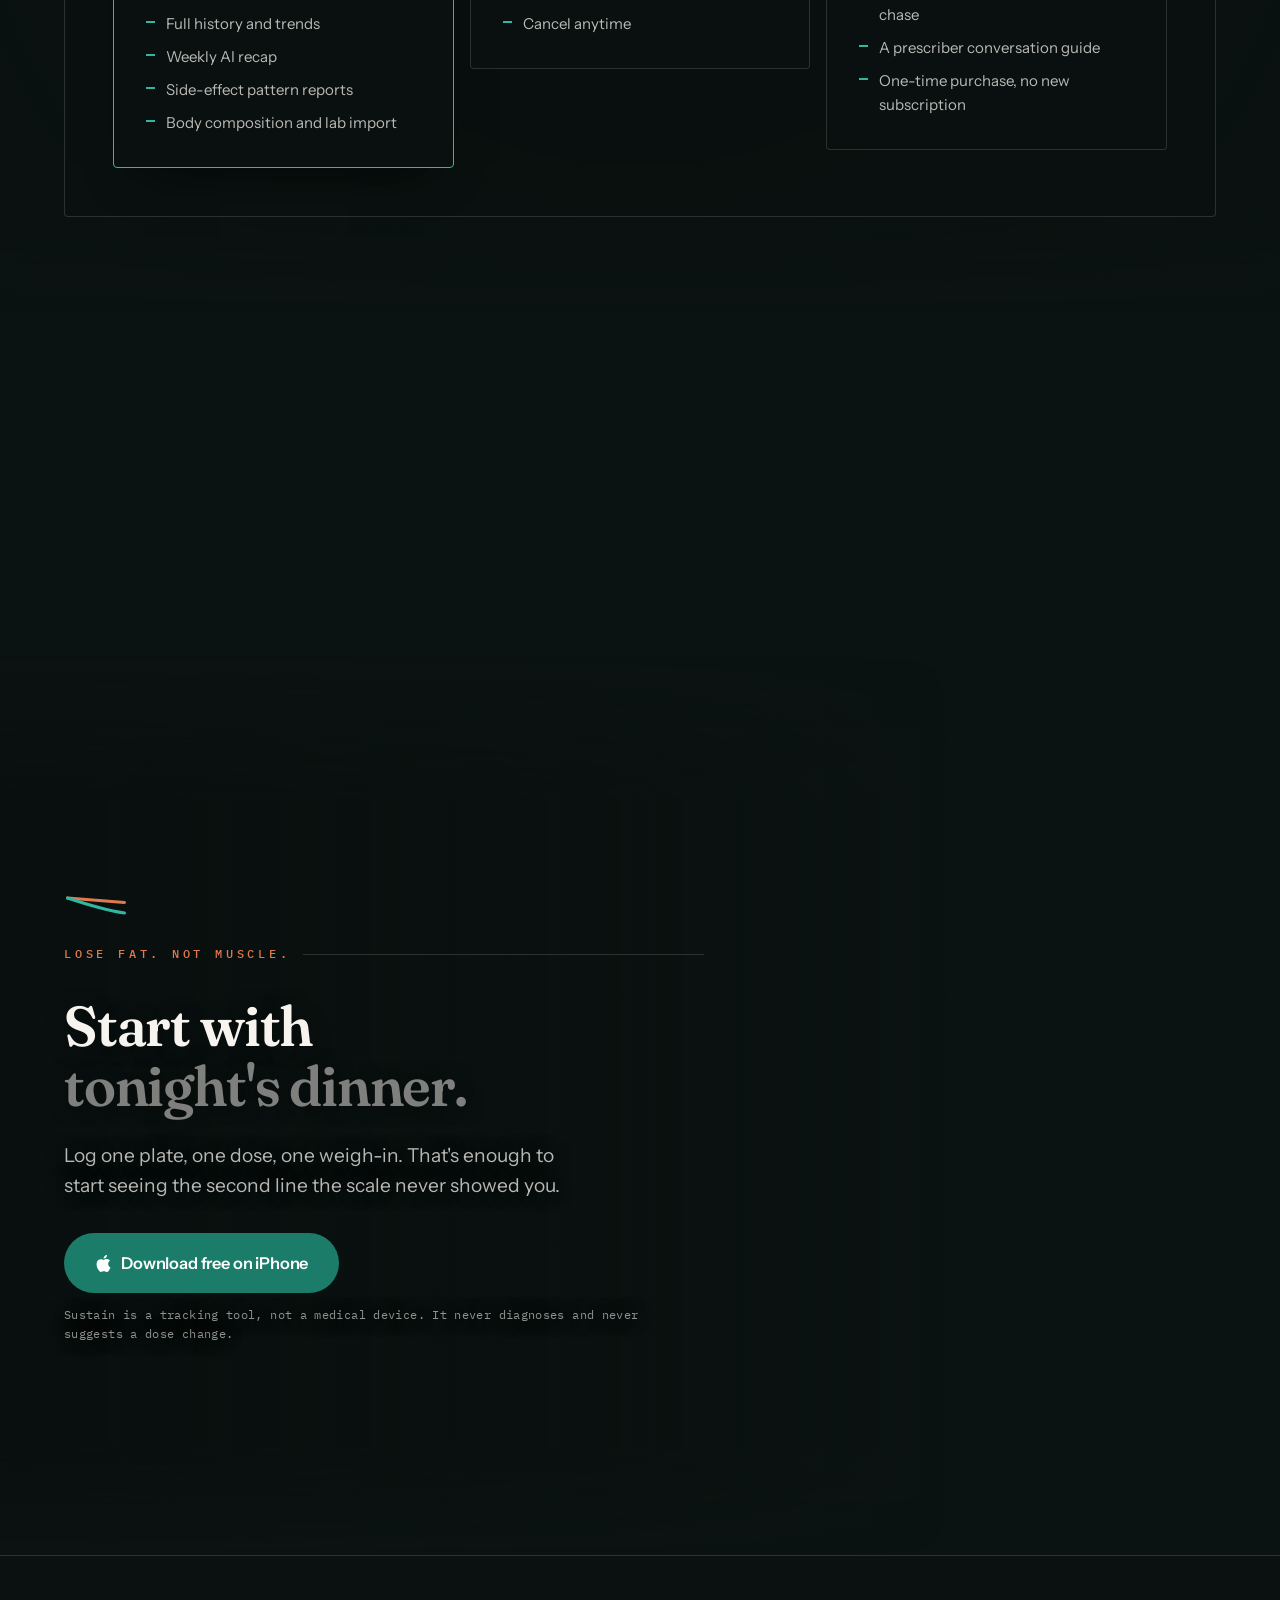
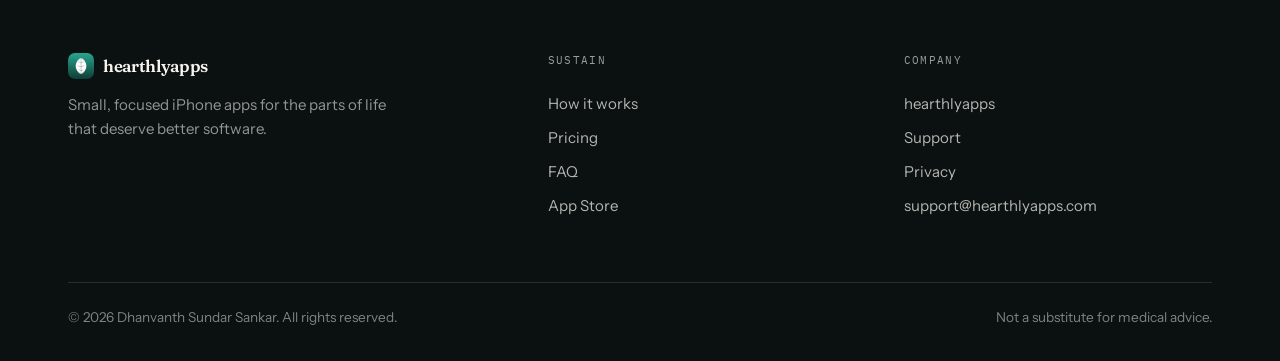
<file: sustain/index.html>
<!DOCTYPE html>
<html lang="en">
<head>
<meta charset="UTF-8" />
<meta name="viewport" content="width=device-width, initial-scale=1, viewport-fit=cover" />
<meta name="theme-color" content="#0b1312" />

<title>Sustain — the GLP-1 companion built around your muscle, not the scale</title>
<meta name="description" content="On a GLP-1, appetite drops fast and protein usually goes with it. Sustain tracks dose, protein and weight together, with an AI photo scan that estimates protein from a picture of your plate. Manual logging free forever. iPhone." />
<link rel="canonical" href="https://hearthlyapps.com/sustain/" />
<link rel="icon" href="../assets/img/app-icon.png" />

<meta property="og:type" content="website" />
<meta property="og:url" content="https://hearthlyapps.com/sustain/" />
<meta property="og:title" content="Sustain — lose fat, not muscle" />
<meta property="og:description" content="The GLP-1 companion built around the one number most trackers ignore. Manual logging free forever." />
<meta property="og:image" content="https://hearthlyapps.com/assets/img/app-icon.png" />
<meta name="twitter:card" content="summary_large_image" />

<link rel="preconnect" href="https://fonts.googleapis.com" />
<link rel="preconnect" href="https://fonts.gstatic.com" crossorigin />
<link href="https://fonts.googleapis.com/css2?family=Fraunces:opsz,wght@9..144,400;9..144,600&family=IBM+Plex+Mono:wght@400;500&family=Instrument+Sans:wght@400;500;600&display=swap" rel="stylesheet" />
<link rel="stylesheet" href="../assets/css/style.css" />
<link rel="stylesheet" href="../assets/css/scrub.css" />
<script>document.documentElement.classList.add("js");</script>

<!-- frame 0 of whichever sequence this screen will use, fetched first -->
<link rel="preload" as="image" href="../assets/scrub/land/f_000.webp" media="(min-aspect-ratio: 9/10)" />
<link rel="preload" as="image" href="../assets/scrub/port/f_000.webp" media="(max-aspect-ratio: 9/10)" />

<script type="application/ld+json">
{
  "@context": "https://schema.org",
  "@type": "SoftwareApplication",
  "name": "Sustain: GLP-1 Companion",
  "applicationCategory": "HealthApplication",
  "operatingSystem": "iOS",
  "url": "https://hearthlyapps.com/sustain/",
  "downloadUrl": "https://apps.apple.com/us/app/sustain-glp-1-companion/id6793802192",
  "description": "A GLP-1 companion app that tracks dose, protein and weight together, with an AI photo scan that estimates protein from a photo of a meal. Built around preserving lean muscle during weight loss. Manual logging is free forever.",
  "author": { "@type": "Organization", "name": "hearthlyapps", "url": "https://hearthlyapps.com" },
  "offers": [
    { "@type": "Offer", "name": "Manual logging", "price": "0", "priceCurrency": "USD" },
    { "@type": "Offer", "name": "Sustain+ annual", "price": "59.99", "priceCurrency": "USD" },
    { "@type": "Offer", "name": "Sustain+ monthly", "price": "7.99", "priceCurrency": "USD" }
  ]
}
</script>
</head>
<body class="scrub">

<a class="skip-link" href="#main">Skip to content</a>

<!-- ============================================================
     THE FILM
     A fixed full-viewport canvas behind the whole page. Scroll is the
     playhead: assets/js/scrub.js maps scroll position to one of 144
     rendered frames (assets/scrub/land for wide screens, /port for
     phones). The frames are this project's own three.js scene (the
     phone and objects from marketing/v3_build), re-rendered for this
     page; source and render notes live in
     marketing/v3_build/scrub_render/ on the project drive.

     Every phone screen in the film is a real Sustain screenshot from
     assets/img/screenshots/, with the dose card already edited to the
     generic "GLP-1 dose" label. No drug brand name appears in any frame.
     ============================================================ -->
<div class="scrub-film" data-scrub data-frames="144" data-base="../assets/scrub/" aria-hidden="true">
  <picture>
    <source media="(max-aspect-ratio: 9/10)" srcset="../assets/scrub/port/f_000.webp" />
    <img src="../assets/scrub/land/f_000.webp" alt="" width="1920" height="1080" fetchpriority="high" />
  </picture>
  <canvas></canvas>
</div>

<!-- ============================================================
     HUD
     The nav, restyled as the film's instrument bar. Telemetry reads
     off the film itself (chapter, which app screen is on the phone,
     frame and timecode). None of it is presented as user data.
     ============================================================ -->
<header class="hud">
  <div class="hud-in">
    <a class="brand" href="/">
      <img src="../assets/img/app-icon.png" alt="" width="26" height="26" />
      <span>Sustain</span>
      <small aria-hidden="true">// hearthlyapps</small>
    </a>

    <dl class="hud-tel" aria-hidden="true">
      <div><dt>Chapter</dt><dd data-hud="scene" class="is-accent">Today</dd></div>
      <span class="hud-sep"></span>
      <div><dt>On screen</dt><dd data-hud="screen">Today</dd></div>
      <span class="hud-sep"></span>
      <div><dt>Frame</dt><dd data-hud="frame">000 / 143</dd></div>
      <span class="hud-sep"></span>
      <div><dt>Film</dt><dd data-hud="clock">00:00:00</dd></div>
    </dl>

    <nav class="hud-nav" aria-label="Sections">
      <a href="#scan">How it works</a>
      <a href="#different">Why it's different</a>
      <a href="#pricing">Pricing</a>
      <a href="/sustain/faq/">FAQ</a>
    </nav>

    <a class="btn btn--teal hud-cta" href="https://apps.apple.com/us/app/sustain-glp-1-companion/id6793802192" target="_blank" rel="noopener">Get Sustain</a>
  </div>
</header>


<main id="main" class="scrub-page">

<!-- ============================================================
     00 — HERO
     One thought: the scale is lying to you by omission. One ask:
     download. The phone is already on screen in frame 0.
     ============================================================ -->
<section class="sc sc--hero sc--left" id="top" data-film="0" data-chapter="Today">
  <div class="scrim"></div>
  <div class="wrap">
    <div class="col">
      <span class="chap chap--lead reveal">Sustain · GLP-1 companion</span>
      <h1 class="d1 reveal">
        <span class="line"><span>The scale can't tell you</span></span>
        <span class="line"><span class="dim">what you're losing.</span></span>
      </h1>
      <p class="lede reveal" style="margin-top: 28px;">
        On a GLP-1, appetite drops fast and protein usually goes with it.
        Sustain tracks your dose, your protein and your weight in one place,
        so the number going down never hides the one that shouldn't.
      </p>
      <div class="btn-row reveal" style="margin-top: 34px;">
        <a class="btn btn--teal btn--lg" href="https://apps.apple.com/us/app/sustain-glp-1-companion/id6793802192" target="_blank" rel="noopener">
          <svg width="17" height="17" viewBox="0 0 24 24" fill="currentColor" aria-hidden="true"><path d="M12.152 6.896c-.948 0-2.415-1.078-3.96-1.04-2.04.027-3.91 1.183-4.961 3.014-2.117 3.675-.546 9.103 1.519 12.09 1.013 1.454 2.208 3.09 3.792 3.039 1.52-.065 2.09-.987 3.935-.987 1.831 0 2.35.987 3.96.948 1.637-.026 2.676-1.48 3.676-2.948 1.156-1.687 1.636-3.325 1.662-3.415-.039-.013-3.182-1.221-3.22-4.857-.026-3.04 2.48-4.494 2.597-4.559-1.429-2.09-3.623-2.324-4.39-2.376-2-.156-3.675 1.09-4.61 1.09zm3.53-3.257c.837-1.012 1.4-2.42 1.245-3.822-1.207.052-2.662.805-3.53 1.818-.776.896-1.454 2.326-1.271 3.696 1.336.104 2.719-.68 3.556-1.692z"/></svg>
          Download free on iPhone
        </a>
        <a class="btn btn--ghost btn--lg" href="#scan">See how it works</a>
      </div>
      <p class="cta-note reveal">Manual logging is free forever. No trial, no card.</p>
      <div class="hero-tags reveal" aria-label="At a glance">
        <span class="tag">Dose · protein · weight</span>
        <span class="tag">Apple Health sync</span>
        <span class="tag">iPhone + Apple Watch</span>
      </div>
    </div>
  </div>
  <div class="cue" aria-hidden="true"><i></i>Scroll to play the film</div>
</section>

<!-- ============================================================
     01 — THE MECHANISM
     Name the pain and make it causal. The film pulls the phone back
     while the dose bottle drifts past: the thing that's working is
     also the thing that's quietly costing protein.
     ============================================================ -->
<section class="sc sc--left sc--tall" id="mechanism" data-film="0.115" data-chapter="What happens">
  <div class="scrim"></div>
  <div class="wrap">
    <div class="col col--wide">
      <span class="chap reveal">01 / What actually happens</span>
      <h2 class="d2 reveal" style="max-width: 18ch;">
        Nobody decides to lose muscle. <span class="dim">It just isn't the thing being measured.</span>
      </h2>
      <p class="body reveal" style="margin-top: 24px;">
        Rapid weight loss without enough protein costs you lean mass as well as fat.
        Most of the time the sequence looks like this, and every step of it feels like progress.
      </p>

      <div class="stack stack--4 chain" style="margin-top: 44px;" data-scene="cover">
        <div data-slice="0.02,0.2">
          <div class="step-n" style="margin-bottom: 10px;">01</div>
          <h4>The dose goes up</h4>
          <p>Titration is working exactly the way it's supposed to.</p>
        </div>
        <div data-slice="0.22,0.4">
          <div class="step-n" style="margin-bottom: 10px;">02</div>
          <h4>Food stops appealing</h4>
          <p>Half a plate is plenty. Dinner gets skipped without much thought.</p>
        </div>
        <div data-slice="0.44,0.62">
          <div class="step-n" style="margin-bottom: 10px;">03</div>
          <h4>Protein drops first</h4>
          <p>It's the hardest thing to eat when nothing sounds good.</p>
        </div>
        <div data-slice="0.66,0.84">
          <div class="step-n" style="margin-bottom: 10px;">04</div>
          <h4>The body makes up the difference</h4>
          <p>Some of it comes from muscle. The scale reads it as a good week.</p>
        </div>
      </div>

      <!-- THE FIGURE — the site's one proprietary illustration, unchanged
           in substance: one descending line taken apart into fat and lean.
           Explicitly labelled illustrative. Seated in a solid ink panel
           because a chart has to be read, not watched. -->
      <div class="panel-film figure" style="margin-top: 40px;" data-figure data-scene="cover">
        <p class="eyebrow eyebrow--pale" style="margin-bottom: 8px;">The same twelve weeks</p>
        <h3 class="d3" style="max-width: 20ch; margin-bottom: 4px;">One line down. Made of what?</h3>

        <svg viewBox="0 0 880 360" role="img"
             aria-label="An illustration of twelve weeks. Total weight falls. Split into its parts, fat mass falls steeply and lean mass also falls. The drop in the lean mass line is the portion of the loss that was not fat, and a scale alone never reports it.">
          <g class="fig-grid">
            <line x1="60" y1="70"  x2="700" y2="70" />
            <line x1="60" y1="140" x2="700" y2="140" />
            <line x1="60" y1="210" x2="700" y2="210" />
            <line x1="60" y1="280" x2="700" y2="280" />
          </g>
          <line class="fig-axis" x1="60" y1="300" x2="700" y2="300" />
          <text class="fig-label" x="60"  y="330">Week 1</text>
          <text class="fig-label" x="700" y="330" text-anchor="end">Week 12</text>

          <path data-slice="0.05,0.42" class="fig-line fig-line--total"
                d="M60,70 C240,120 380,160 500,180 S660,192 700,195" />
          <path data-slice="0.24,0.62" class="fig-line fig-line--fat"
                d="M60,70 C240,140 380,200 500,240 S660,272 700,279" />
          <path data-slice="0.40,0.78" class="fig-line fig-line--lean"
                d="M60,70 C240,92 380,110 500,122 S660,131 700,133" />

          <g class="fig-note" data-slice="0.68,0.86">
            <path class="fig-bracket" d="M624,70 L624,131 M617,70 L631,70 M617,131 L631,131" />
            <text class="fig-label fig-anno" x="609" y="105" text-anchor="end"
                  style="opacity:0.9; fill: var(--ember);">this part wasn't fat</text>
            <g class="fig-keys">
              <text class="fig-key" x="714" y="137" fill="var(--ember)">Lean mass</text>
              <text class="fig-key" x="714" y="200" opacity="0.85">Weight</text>
              <text class="fig-key" x="714" y="284" fill="var(--teal-bright)">Fat</text>
            </g>
          </g>
        </svg>

        <ul class="fig-legend" aria-hidden="true">
          <li><span class="sw sw--lean"></span>Lean mass</li>
          <li><span class="sw sw--total"></span>Weight</li>
          <li><span class="sw sw--fat"></span>Fat</li>
        </ul>
        <p class="fig-anno-html">
          The bracketed drop in the lean mass line is the part of the loss that
          wasn't fat.
        </p>
        <div class="fig-cap">
          <span>Illustrative, not user data</span>
          <span>Sustain measures this. It does not promise a particular outcome.</span>
        </div>
      </div>

      <p class="lede reveal" style="margin-top: 44px; max-width: 40ch;">
        You can't fix what you can't see. So the first thing Sustain does is
        make it visible.
      </p>
    </div>
  </div>
</section>

<!-- ============================================================
     02 — THE SCAN  (phone right, copy left)
     ============================================================ -->
<section class="sc sc--left" id="scan" data-film="0.30" data-chapter="The scan">
  <div class="scrim"></div>
  <div class="wrap">
    <div class="col">
      <span class="chap reveal">02 / The scan</span>
      <h2 class="d2 reveal">Point it at dinner. <span class="dim">The protein comes back.</span></h2>
      <p class="body reveal" style="margin-top: 24px;">
        Photograph the plate and Sustain estimates the protein. No database,
        no portion maths, and you can edit the number before it's logged.
      </p>
      <div class="readout reveal">
        <div class="readout-row"><span class="readout-k">Logging a meal</span><span class="readout-v is-key">One photo</span></div>
        <div class="readout-row"><span class="readout-k">Database search</span><span class="readout-v">None</span></div>
        <div class="readout-row"><span class="readout-k">The estimate</span><span class="readout-v">Yours to edit</span></div>
      </div>
    </div>
  </div>
</section>

<!-- ============================================================
     03 — TRENDS  (phone left, copy right)
     ============================================================ -->
<section class="sc sc--right" id="trends" data-film="0.455" data-chapter="Trends">
  <div class="scrim"></div>
  <div class="wrap">
    <div class="col is-flush">
      <span class="chap reveal">03 / Trends</span>
      <h2 class="d2 reveal">Two lines, <span class="dim">not one.</span></h2>
      <p class="body reveal" style="margin-top: 24px;">
        Body fat and lean mass tracked separately, so a falling number finally
        tells you what it was made of.
      </p>
      <div class="readout reveal">
        <div class="readout-row"><span class="readout-k">Body fat</span><span class="readout-v">Tracked</span></div>
        <div class="readout-row"><span class="readout-k">Lean mass</span><span class="readout-v is-key">Tracked separately</span></div>
        <div class="readout-row"><span class="readout-k">Apple Health</span><span class="readout-v">Syncs both ways</span></div>
      </div>
    </div>
  </div>
</section>

<!-- ============================================================
     04 — ASK SUSTAIN  (phone right, copy left)
     The three "never" facts get the reference's telemetry strip,
     in ember: they are the limits, stated as loudly as the feature.
     ============================================================ -->
<section class="sc sc--left" id="ask" data-film="0.605" data-chapter="Ask Sustain">
  <div class="scrim"></div>
  <div class="wrap">
    <div class="col">
      <span class="chap reveal">04 / Ask Sustain</span>
      <h2 class="d2 reveal">It answers from your data. <span class="dim">Not the internet's.</span></h2>
      <p class="body reveal" style="margin-top: 24px;">
        Ask how your protein is trending or what changed this week, and the
        answer comes from what you've logged. Every clinical decision stays
        with your prescriber.
      </p>
      <dl class="strip reveal">
        <div><dt>Diagnoses</dt><dd>Never</dd></div>
        <span class="hud-sep" aria-hidden="true"></span>
        <div><dt>Reads a lab value</dt><dd>Never</dd></div>
        <span class="hud-sep" aria-hidden="true"></span>
        <div><dt>Suggests a dose</dt><dd>Never</dd></div>
      </dl>
    </div>
  </div>
</section>

<!-- ============================================================
     05 — LABS  (phone left, copy right)
     ============================================================ -->
<section class="sc sc--right" id="labs" data-film="0.728" data-chapter="Labs">
  <div class="scrim"></div>
  <div class="wrap">
    <div class="col is-flush">
      <span class="chap reveal">05 / Labs</span>
      <h2 class="d2 reveal">Bring your bloodwork in. <span class="dim">Keep the reading of it.</span></h2>
      <p class="body reveal" style="margin-top: 24px;">
        Photograph a report and Sustain transcribes the values for you to
        review. Interpretation stays with your prescriber.
      </p>
      <div class="readout reveal">
        <div class="readout-row"><span class="readout-k">Input</span><span class="readout-v">A photo of the report</span></div>
        <div class="readout-row"><span class="readout-k">Output</span><span class="readout-v is-key">Values to review</span></div>
        <div class="readout-row"><span class="readout-k">Interpretation</span><span class="readout-v">Your prescriber</span></div>
      </div>
    </div>
  </div>
</section>

<!-- ============================================================
     06 — DIFFERENTIATION
     A direct contrast table instead of a wall of feature cards.
     The film pulls the phone far back here so the table can be read.
     ============================================================ -->
<section class="sc sc--center" id="different" data-film="0.85" data-chapter="The difference">
  <div class="scrim"></div>
  <div class="wrap">
    <div class="panel-film" style="text-align: left;">
      <span class="chap reveal">06 / Why it's different</span>
      <h2 class="d2 reveal" style="margin: 0 0 40px; max-width: 20ch;">
        Every other tracker was built <span class="dim">around the scale.</span>
      </h2>

      <div class="compare reveal">
        <div class="compare-row">
          <div class="compare-head">The moment</div>
          <div class="compare-head">A general tracker</div>
          <div class="compare-head">Sustain</div>
        </div>
        <div class="compare-row">
          <div class="compare-q">Your protein runs low for a week</div>
          <div class="compare-a">Counts it as calories, if you logged it at all</div>
          <div class="compare-a compare-a--us">Measures it against a target set for your body, and says so</div>
        </div>
        <div class="compare-row">
          <div class="compare-q">You want to log a meal</div>
          <div class="compare-a">Search a database, pick the closest match, guess the portion</div>
          <div class="compare-a compare-a--us">Photograph the plate, edit the estimate if it's off</div>
        </div>
        <div class="compare-row">
          <div class="compare-q">Your weekly summary arrives</div>
          <div class="compare-a">Restates the number already at the top of the screen</div>
          <div class="compare-a compare-a--us">Connects protein, dose adherence and how fast weight is moving</div>
        </div>
        <div class="compare-row">
          <div class="compare-q">You're tracking an injection schedule</div>
          <div class="compare-a">No concept of it. It's a food app.</div>
          <div class="compare-a compare-a--us">Doses, titration steps, injection sites and a refill nudge</div>
        </div>
        <div class="compare-row">
          <div class="compare-q">You reach your goal weight</div>
          <div class="compare-a">Nothing left to say. The graph just stops going down.</div>
          <div class="compare-a compare-a--us">A maintenance range and a guide for the prescriber conversation</div>
        </div>
        <div class="compare-row">
          <div class="compare-q">You just want to log today</div>
          <div class="compare-a">Free for 7 days, then it's a subscription</div>
          <div class="compare-a compare-a--us">Free forever. The AI layer is the only thing you ever pay for.</div>
        </div>
      </div>
    </div>
  </div>
</section>

<!-- ============================================================
     07 — TRUST
     Objections answered with checkable specifics. No testimonials,
     no download counts, no star ratings: the app is new and
     inventing social proof would cost the trust this exists to build.
     ============================================================ -->
<section class="sc sc--left" id="trust" data-film="0.885" data-chapter="Before you download">
  <div class="scrim"></div>
  <div class="wrap">
    <div class="col col--wide">
      <span class="chap reveal">07 / Before you download</span>
      <h2 class="d2 reveal" style="margin-bottom: 40px; max-width: 18ch;">
        The parts people <span class="dim">ask about first.</span>
      </h2>
      <div class="stack stack--2">
        <div class="reveal">
          <h4>"Free" usually means free for a week.</h4>
          <p>Not here. Logging your dose, weight, protein and side effects is free forever, with no card and no countdown. Sustain+ unlocks the AI features and your full history. That's the whole split.</p>
        </div>
        <div class="reveal">
          <h4>Where does my health data go?</h4>
          <p>To your own account, protected so only you can read it. It is never sold, never shared with advertisers, and never used to train an AI model. You can permanently delete the account and its data from inside the app.</p>
        </div>
        <div class="reveal">
          <h4>Is this giving me medical advice?</h4>
          <p>No, deliberately. Sustain never diagnoses, never interprets a lab value and never suggests a dose change. It transcribes, tracks and shows you patterns. Every clinical decision stays with your prescriber.</p>
        </div>
        <div class="reveal">
          <h4>Does it work with what I already use?</h4>
          <p>Weight and protein sync both ways with Apple Health, so you're not logging the same thing twice. There's a Lock Screen widget, a Live Activity and an Apple Watch complication for logging a dose in one tap.</p>
        </div>
      </div>
      <p class="small reveal" style="margin-top: 20px;">More answers in the <a class="inline" href="/sustain/faq/">GLP-1 and muscle FAQ</a>.</p>
    </div>
  </div>
</section>

<!-- ============================================================
     08 — PRICING
     The free tier stated as loudly as the paid ones.
     ============================================================ -->
<section class="sc sc--center" id="pricing" data-film="0.91" data-chapter="Pricing">
  <div class="scrim"></div>
  <div class="wrap">
    <div class="panel-film" style="text-align: left;">
      <span class="chap reveal">08 / Pricing</span>
      <h2 class="d2 reveal" style="margin: 0 0 36px; max-width: 20ch;">
        Manual logging is free. <span class="dim">That isn't a trial.</span>
      </h2>

      <div class="free-line reveal">
        <strong style="font-family: var(--serif); font-size: 1.6rem; font-variation-settings: 'SOFT' 30, 'WONK' 1;">$0</strong>
        <span class="body" style="margin: 0;">Dose, weight, protein and side-effect logging. Forever, with no card required.</span>
      </div>

      <div class="prices">
        <div class="price price--best reveal">
          <span class="flag">Best value</span>
          <div class="tier">Sustain+ annual</div>
          <div class="amt">$59.99<span> / year</span></div>
          <div class="small">30-day free trial</div>
          <ul>
            <li>AI photo protein estimates</li>
            <li>Full history and trends</li>
            <li>Weekly AI recap</li>
            <li>Side-effect pattern reports</li>
            <li>Body composition and lab import</li>
          </ul>
        </div>
        <div class="price reveal">
          <div class="tier">Sustain+ monthly</div>
          <div class="amt">$7.99<span> / month</span></div>
          <div class="small">7-day free trial</div>
          <ul>
            <li>Everything in annual</li>
            <li>Cancel anytime</li>
          </ul>
        </div>
        <div class="price reveal">
          <div class="tier">Maintenance program</div>
          <div class="amt">$19.99<span> once</span></div>
          <div class="small">Unlocks when you reach your goal</div>
          <ul>
            <li>A range to hold, not a number to chase</li>
            <li>A prescriber conversation guide</li>
            <li>One-time purchase, no new subscription</li>
          </ul>
        </div>
      </div>
    </div>
  </div>
</section>

<!-- ============================================================
     09 — CLOSE
     The film lands back on Today, facing the reader. One ask, and the
     disclaimer placed as a statement of values rather than fine print.
     ============================================================ -->
<section class="sc sc--left" id="start" data-film="0.935" data-chapter="Start">
  <div class="scrim"></div>
  <div class="wrap">
    <div class="col">
      <svg class="spark spark--lg reveal" viewBox="0 0 42 16" aria-hidden="true" style="margin-bottom: 22px;">
        <path class="s-b" d="M2,4 C14,5 26,6 40,7" />
        <path class="s-a" d="M2,4 C14,8 26,12 40,14" />
      </svg>
      <span class="chap reveal">Lose fat. Not muscle.</span>
      <h2 class="d2 reveal" style="max-width: 14ch;">Start with <span class="dim">tonight's dinner.</span></h2>
      <p class="lede reveal" style="margin-top: 24px; max-width: 40ch;">
        Log one plate, one dose, one weigh-in. That's enough to start seeing the
        second line the scale never showed you.
      </p>
      <div class="btn-row reveal" style="margin-top: 32px;">
        <a class="btn btn--teal btn--lg" href="https://apps.apple.com/us/app/sustain-glp-1-companion/id6793802192" target="_blank" rel="noopener">
          <svg width="17" height="17" viewBox="0 0 24 24" fill="currentColor" aria-hidden="true"><path d="M12.152 6.896c-.948 0-2.415-1.078-3.96-1.04-2.04.027-3.91 1.183-4.961 3.014-2.117 3.675-.546 9.103 1.519 12.09 1.013 1.454 2.208 3.09 3.792 3.039 1.52-.065 2.09-.987 3.935-.987 1.831 0 2.35.987 3.96.948 1.637-.026 2.676-1.48 3.676-2.948 1.156-1.687 1.636-3.325 1.662-3.415-.039-.013-3.182-1.221-3.22-4.857-.026-3.04 2.48-4.494 2.597-4.559-1.429-2.09-3.623-2.324-4.39-2.376-2-.156-3.675 1.09-4.61 1.09zm3.53-3.257c.837-1.012 1.4-2.42 1.245-3.822-1.207.052-2.662.805-3.53 1.818-.776.896-1.454 2.326-1.271 3.696 1.336.104 2.719-.68 3.556-1.692z"/></svg>
          Download free on iPhone
        </a>
      </div>
      <p class="cta-note reveal">
        Sustain is a tracking tool, not a medical device. It never diagnoses and never
        suggests a dose change.
      </p>
    </div>
  </div>
</section>

</main>

<!-- progress rail; its chapter ticks are built by scrub.js and jump to sections -->
<div class="rail" data-rail>
  <span class="rail-label" aria-hidden="true">The film</span>
  <div class="rail-track">
    <span class="rail-fill" aria-hidden="true"></span>
    <span class="rail-dot" aria-hidden="true"></span>
    <div data-rail-ticks></div>
  </div>
  <span class="rail-pct" data-rail-pct aria-hidden="true">00%</span>
</div>

<footer>
  <div class="wrap">
    <div class="foot-grid">
      <div>
        <a class="brand" href="/" style="color: var(--paper);">
          <img src="../assets/img/app-icon.png" alt="" width="26" height="26" />
          hearthlyapps
        </a>
        <p class="small" style="margin-top: 14px; max-width: 34ch;">
          Small, focused iPhone apps for the parts of life that deserve better software.
        </p>
      </div>
      <div class="foot-col">
        <div class="foot-h">Sustain</div>
        <a href="#scan">How it works</a>
        <a href="#pricing">Pricing</a>
        <a href="/sustain/faq/">FAQ</a>
        <a href="https://apps.apple.com/us/app/sustain-glp-1-companion/id6793802192" target="_blank" rel="noopener">App Store</a>
      </div>
      <div class="foot-col">
        <div class="foot-h">Company</div>
        <a href="/">hearthlyapps</a>
        <a href="/support/">Support</a>
        <a href="/privacy/">Privacy</a>
        <a href="mailto:support@hearthlyapps.com">support@hearthlyapps.com</a>
      </div>
    </div>
    <div class="foot-bottom">
      <span>&copy; <span data-year>2026</span> Dhanvanth Sundar Sankar. All rights reserved.</span>
      <span>Not a substitute for medical advice.</span>
    </div>
  </div>
</footer>

<script src="../assets/js/main.js" defer></script>
<script src="../assets/js/motion.js" defer></script>
<script src="../assets/js/scrub.js" defer></script>
</body>
</html>
</file>
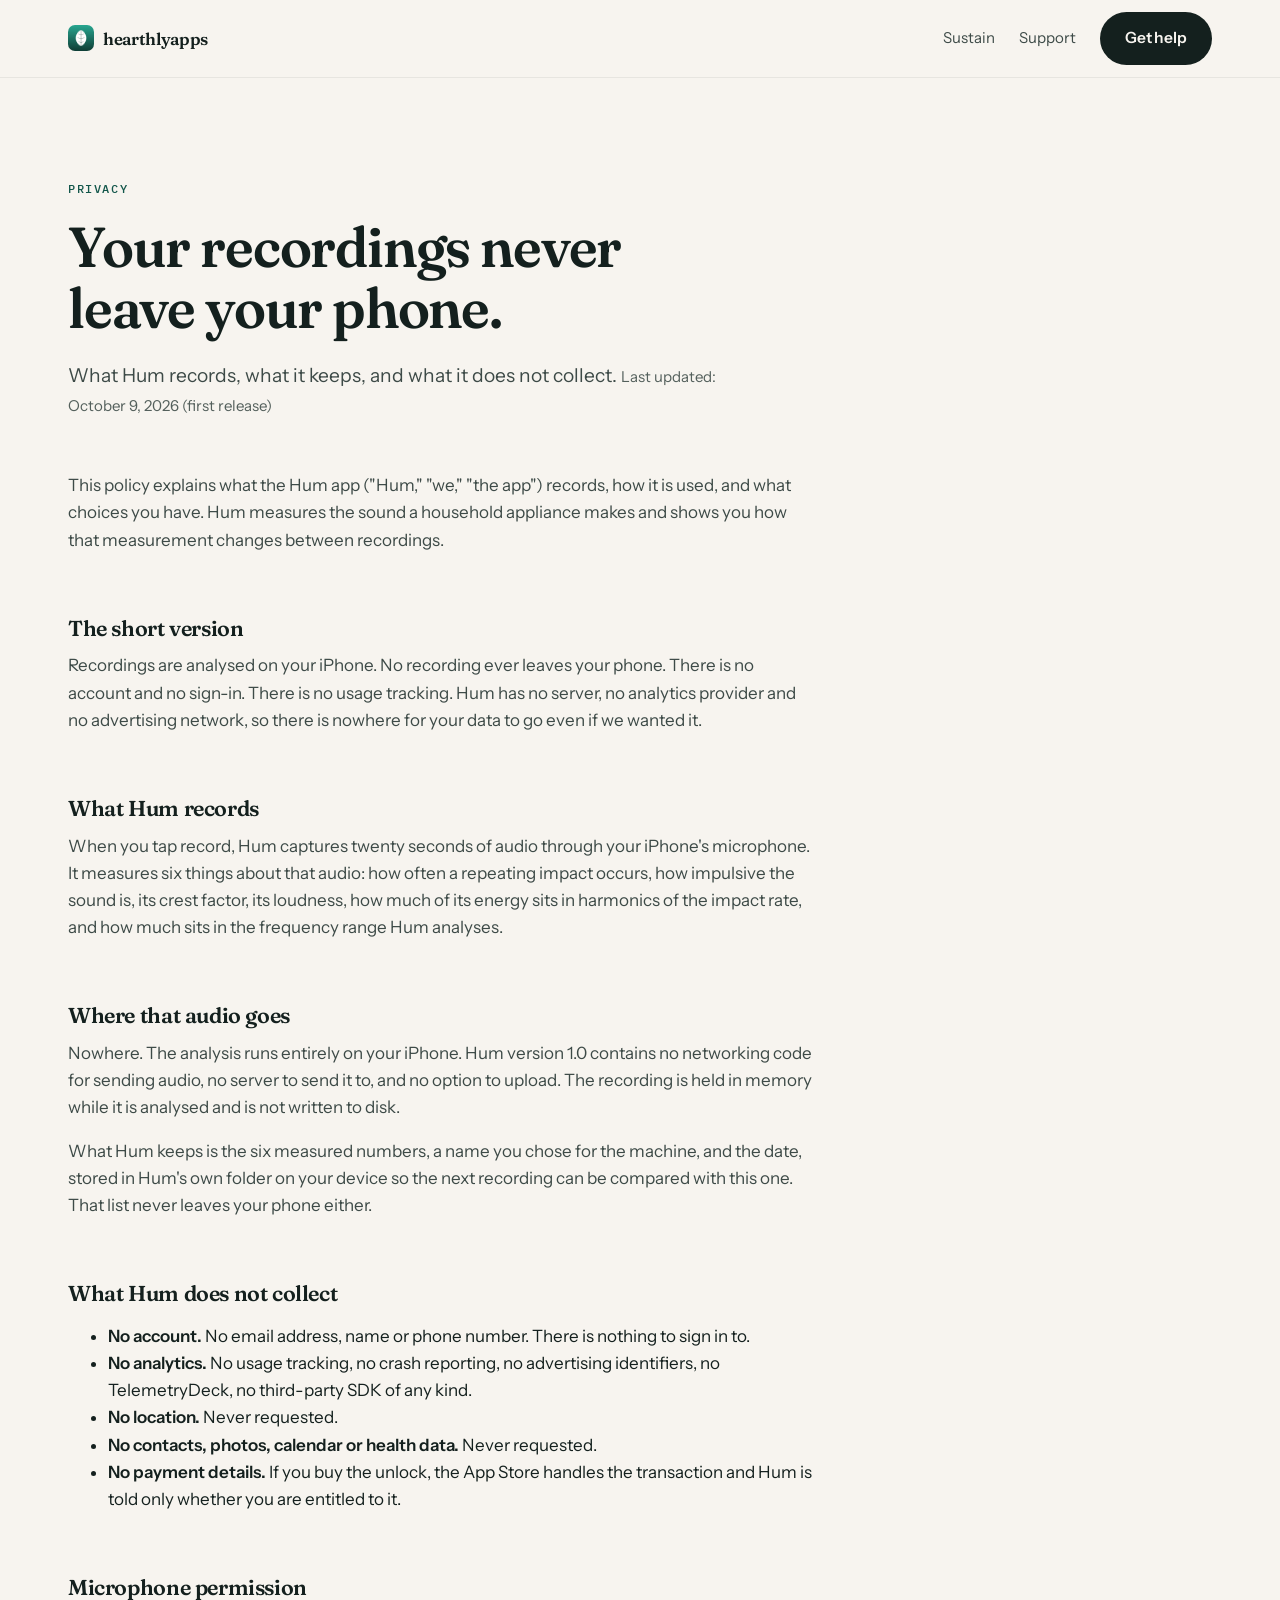
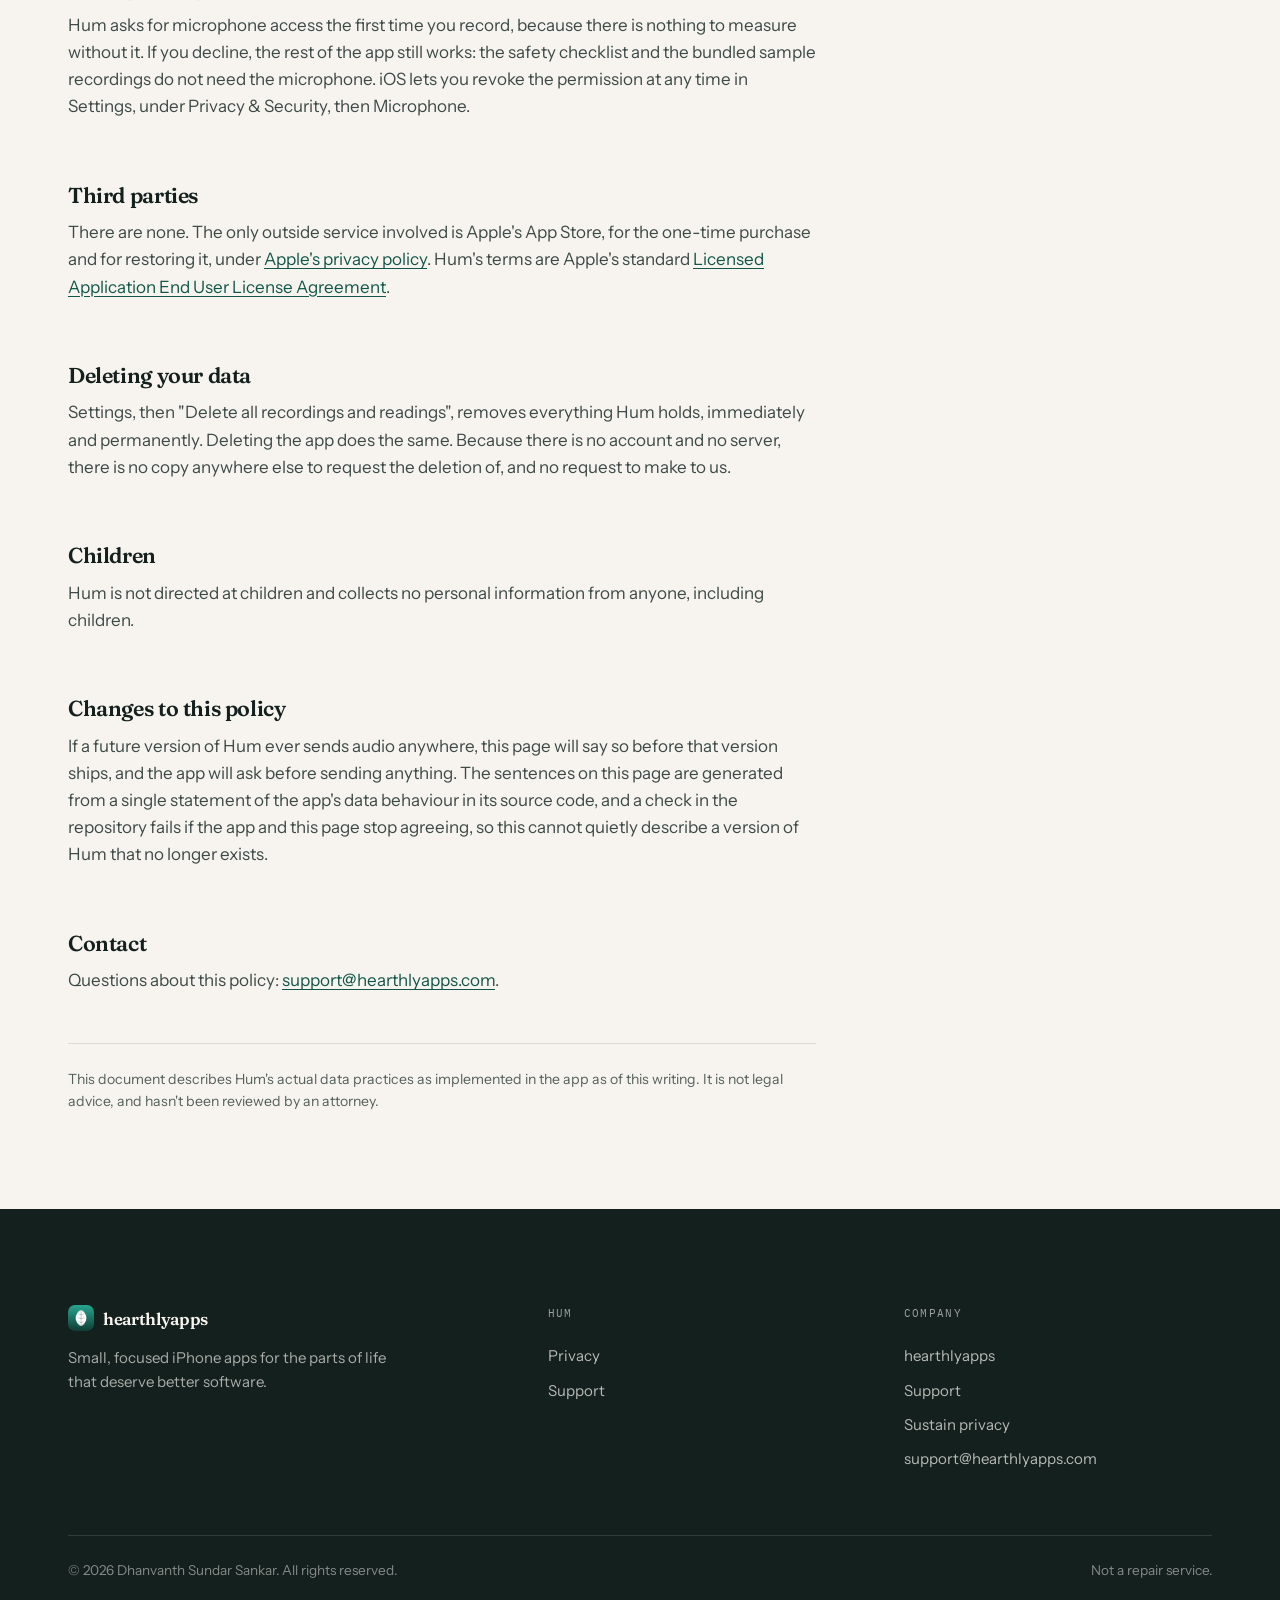
<file: hum/privacy/index.html>
<!DOCTYPE html>
<html lang="en">
<head>
<meta charset="UTF-8">
<meta name="viewport" content="width=device-width, initial-scale=1.0">
<title>Hum privacy policy | hearthlyapps</title>
<meta name="description" content="What Hum records, where it goes, and what it does not collect. Analysis happens on your iPhone and no recording ever leaves it.">
<link rel="canonical" href="https://hearthlyapps.com/hum/privacy/">
<link rel="icon" href="../../assets/img/app-icon.png">
<link rel="preconnect" href="https://fonts.googleapis.com" />
<link rel="preconnect" href="https://fonts.gstatic.com" crossorigin />
<link href="https://fonts.googleapis.com/css2?family=Fraunces:opsz,wght@9..144,400;9..144,600&family=IBM+Plex+Mono:wght@400;500&family=Instrument+Sans:wght@400;500;600&display=swap" rel="stylesheet" />
<link rel="stylesheet" href="../../assets/css/style.css">
</head>

<!--
  DEPLOYMENT

  Copy this file to the hearthlyapps-site repo as hum/privacy/index.html, commit, push.
  GitHub Pages serves it at https://hearthlyapps.com/hum/privacy/, which is the exact URL
  the app links to from three places: the paywall disclosure, the Settings screen, and the
  App Store Connect privacy field. A 404 there is an immediate rejection.

  Asset paths are ../../ because this page sits two levels deep, unlike /privacy/ which
  is one. Structure, classes and fonts are copied from privacy/index.html so this looks
  like part of the site rather than a page from somewhere else.

  CONTENT SOURCE

  Every statement here is generated from DataBehaviour.current in
  ios/ReviewKit/Sources/ReviewKit/PrivacyCopy.swift, which currently reads:
  analysis on device, audio never leaves the device, no account, no analytics.
  If that constant changes, this page changes in the same commit. Run
  python3 -m scripts.check_privacy_consistency to check the app and this page agree.
-->

<body>

<a class="skip-link" href="#main">Skip to content</a>

<nav class="nav">
  <div class="nav-in">
    <a class="brand" href="/">
      <img src="../../assets/img/app-icon.png" alt="" width="26" height="26" />
      hearthlyapps
    </a>
    <div class="nav-links">
      <a href="/sustain/">Sustain</a>
      <a href="/support/">Support</a>
    </div>
    <a class="btn btn--primary" href="/support/">Get help</a>
  </div>
</nav>

<main id="main" class="band band--tight">
  <div class="wrap">
    <span class="eyebrow">Privacy</span>
    <h1 class="d2" style="margin: 16px 0 0; max-width: 22ch;">Your recordings never leave your phone.</h1>
    <p class="lede" style="margin: 22px 0 52px;">What Hum records, what it keeps, and what it does not collect. <span class="small">Last updated: October 9, 2026 (first release)</span></p>
    <div class="prose">

<p>This policy explains what the Hum app ("Hum," "we," "the app") records, how it is used,
and what choices you have. Hum measures the sound a household appliance makes and shows
you how that measurement changes between recordings.</p>

<h2>The short version</h2>
<p>Recordings are analysed on your iPhone. No recording ever leaves your phone. There is
no account and no sign-in. There is no usage tracking. Hum has no server, no analytics
provider and no advertising network, so there is nowhere for your data to go even if we
wanted it.</p>

<h2>What Hum records</h2>
<p>When you tap record, Hum captures twenty seconds of audio through your iPhone's
microphone. It measures six things about that audio: how often a repeating impact occurs,
how impulsive the sound is, its crest factor, its loudness, how much of its energy sits in
harmonics of the impact rate, and how much sits in the frequency range Hum analyses.</p>

<h2>Where that audio goes</h2>
<p>Nowhere. The analysis runs entirely on your iPhone. Hum version 1.0 contains no
networking code for sending audio, no server to send it to, and no option to upload. The
recording is held in memory while it is analysed and is not written to disk.</p>
<p>What Hum keeps is the six measured numbers, a name you chose for the machine, and the
date, stored in Hum's own folder on your device so the next recording can be compared with
this one. That list never leaves your phone either.</p>

<h2>What Hum does not collect</h2>
<ul>
  <li><strong>No account.</strong> No email address, name or phone number. There is nothing
  to sign in to.</li>
  <li><strong>No analytics.</strong> No usage tracking, no crash reporting, no advertising
  identifiers, no TelemetryDeck, no third-party SDK of any kind.</li>
  <li><strong>No location.</strong> Never requested.</li>
  <li><strong>No contacts, photos, calendar or health data.</strong> Never requested.</li>
  <li><strong>No payment details.</strong> If you buy the unlock, the App Store handles the
  transaction and Hum is told only whether you are entitled to it.</li>
</ul>

<h2>Microphone permission</h2>
<p>Hum asks for microphone access the first time you record, because there is nothing to
measure without it. If you decline, the rest of the app still works: the safety checklist
and the bundled sample recordings do not need the microphone. iOS lets you revoke the
permission at any time in Settings, under Privacy &amp; Security, then Microphone.</p>

<h2>Third parties</h2>
<p>There are none. The only outside service involved is Apple's App Store, for the
one-time purchase and for restoring it, under
<a href="https://www.apple.com/legal/privacy/" target="_blank" rel="noopener">Apple's privacy
policy</a>. Hum's terms are Apple's standard
<a href="https://www.apple.com/legal/internet-services/itunes/dev/stdeula/" target="_blank" rel="noopener">Licensed
Application End User License Agreement</a>.</p>

<h2>Deleting your data</h2>
<p>Settings, then "Delete all recordings and readings", removes everything Hum holds,
immediately and permanently. Deleting the app does the same. Because there is no account
and no server, there is no copy anywhere else to request the deletion of, and no request
to make to us.</p>

<h2>Children</h2>
<p>Hum is not directed at children and collects no personal information from anyone,
including children.</p>

<h2>Changes to this policy</h2>
<p>If a future version of Hum ever sends audio anywhere, this page will say so before that
version ships, and the app will ask before sending anything. The sentences on this page are
generated from a single statement of the app's data behaviour in its source code, and a
check in the repository fails if the app and this page stop agreeing, so this cannot
quietly describe a version of Hum that no longer exists.</p>

<h2>Contact</h2>
<p>Questions about this policy:
<a href="mailto:support@hearthlyapps.com">support@hearthlyapps.com</a>.</p>

<footer>
This document describes Hum's actual data practices as implemented in the app as of this
writing. It is not legal advice, and hasn't been reviewed by an attorney.
</footer>

    </div>
  </div>
</main>

<footer>
  <div class="wrap">
    <div class="foot-grid">
      <div>
        <a class="brand" href="/" style="color: var(--paper);">
          <img src="../../assets/img/app-icon.png" alt="" width="26" height="26" />
          hearthlyapps
        </a>
        <p class="small" style="margin-top: 14px; max-width: 34ch;">
          Small, focused iPhone apps for the parts of life that deserve better software.
        </p>
      </div>
      <div class="foot-col">
        <div class="foot-h">Hum</div>
        <a href="/hum/privacy/">Privacy</a>
        <a href="/support/">Support</a>
      </div>
      <div class="foot-col">
        <div class="foot-h">Company</div>
        <a href="/">hearthlyapps</a>
        <a href="/support/">Support</a>
        <a href="/privacy/">Sustain privacy</a>
        <a href="mailto:support@hearthlyapps.com">support@hearthlyapps.com</a>
      </div>
    </div>
    <div class="foot-bottom">
      <span>&copy; <span data-year>2026</span> Dhanvanth Sundar Sankar. All rights reserved.</span>
      <span>Not a repair service.</span>
    </div>
  </div>
</footer>

<script src="../../assets/js/main.js" defer></script>
</body>
</html>
</file>
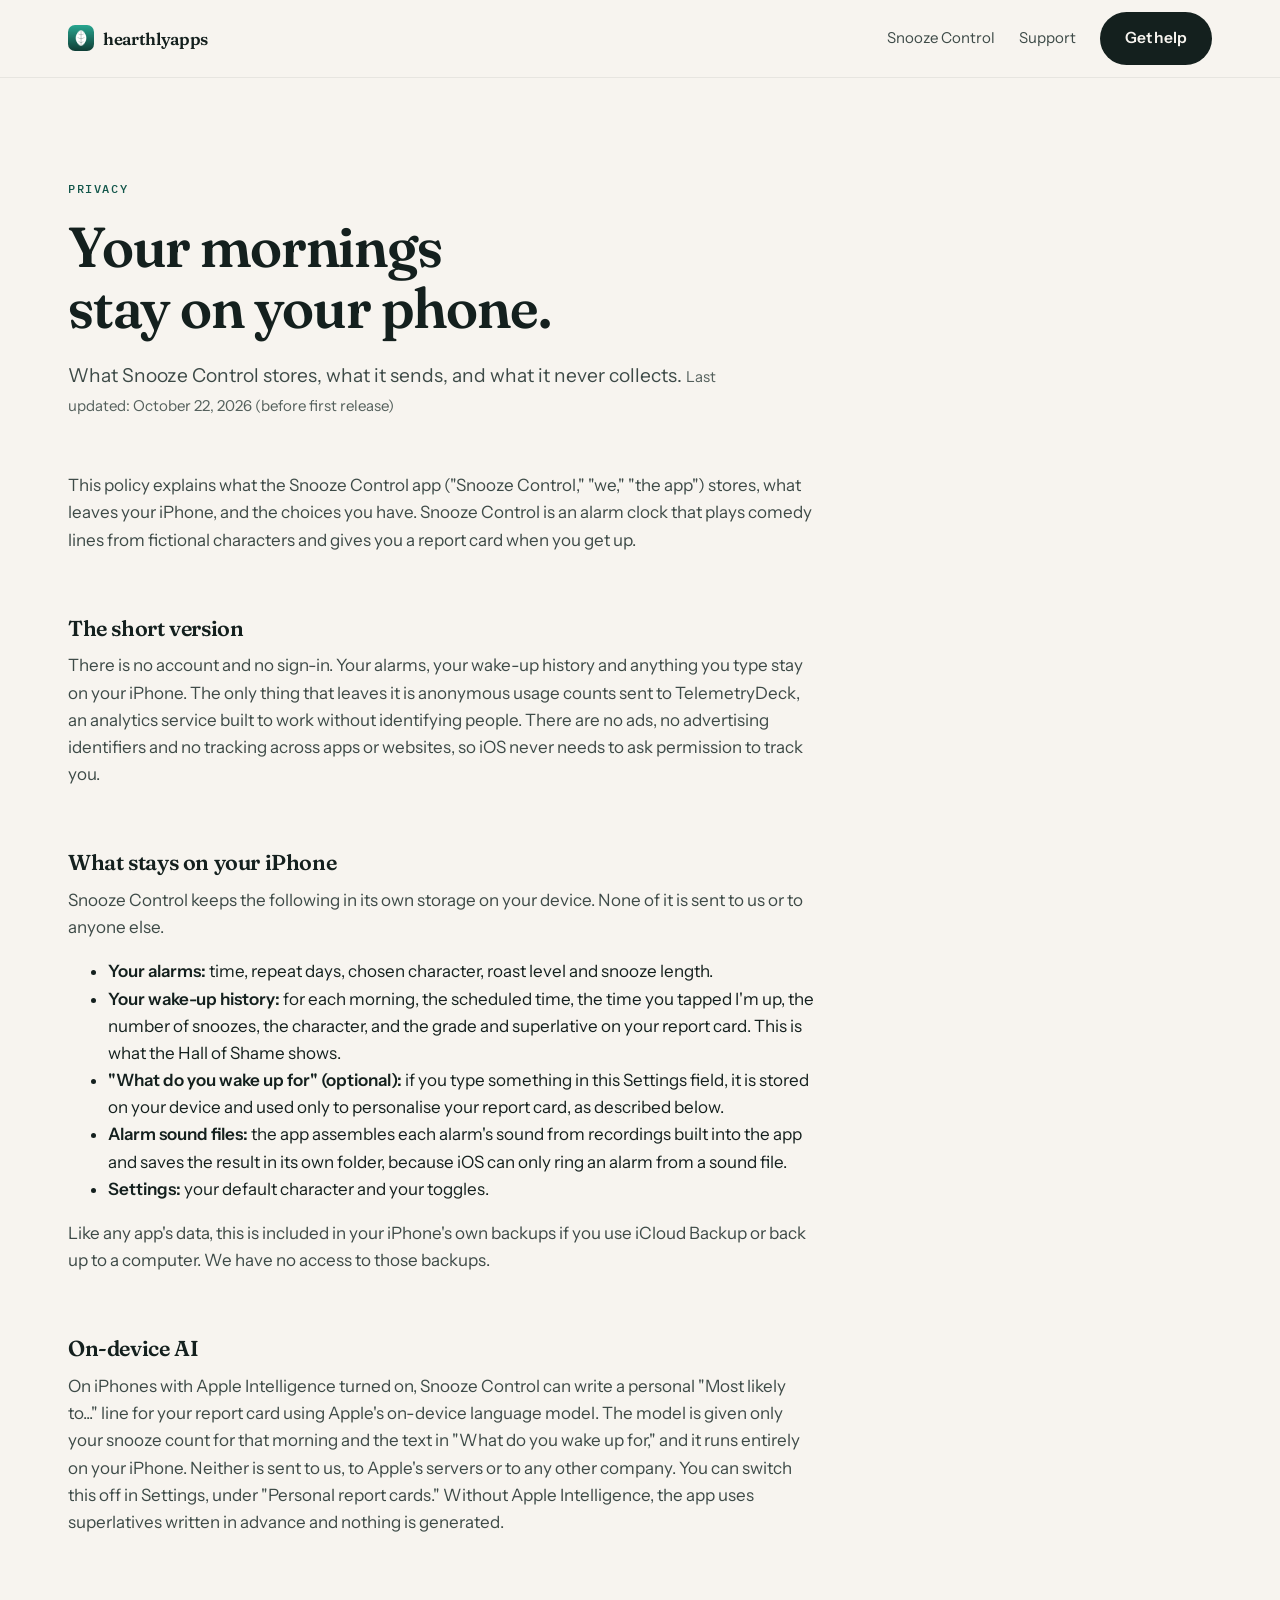
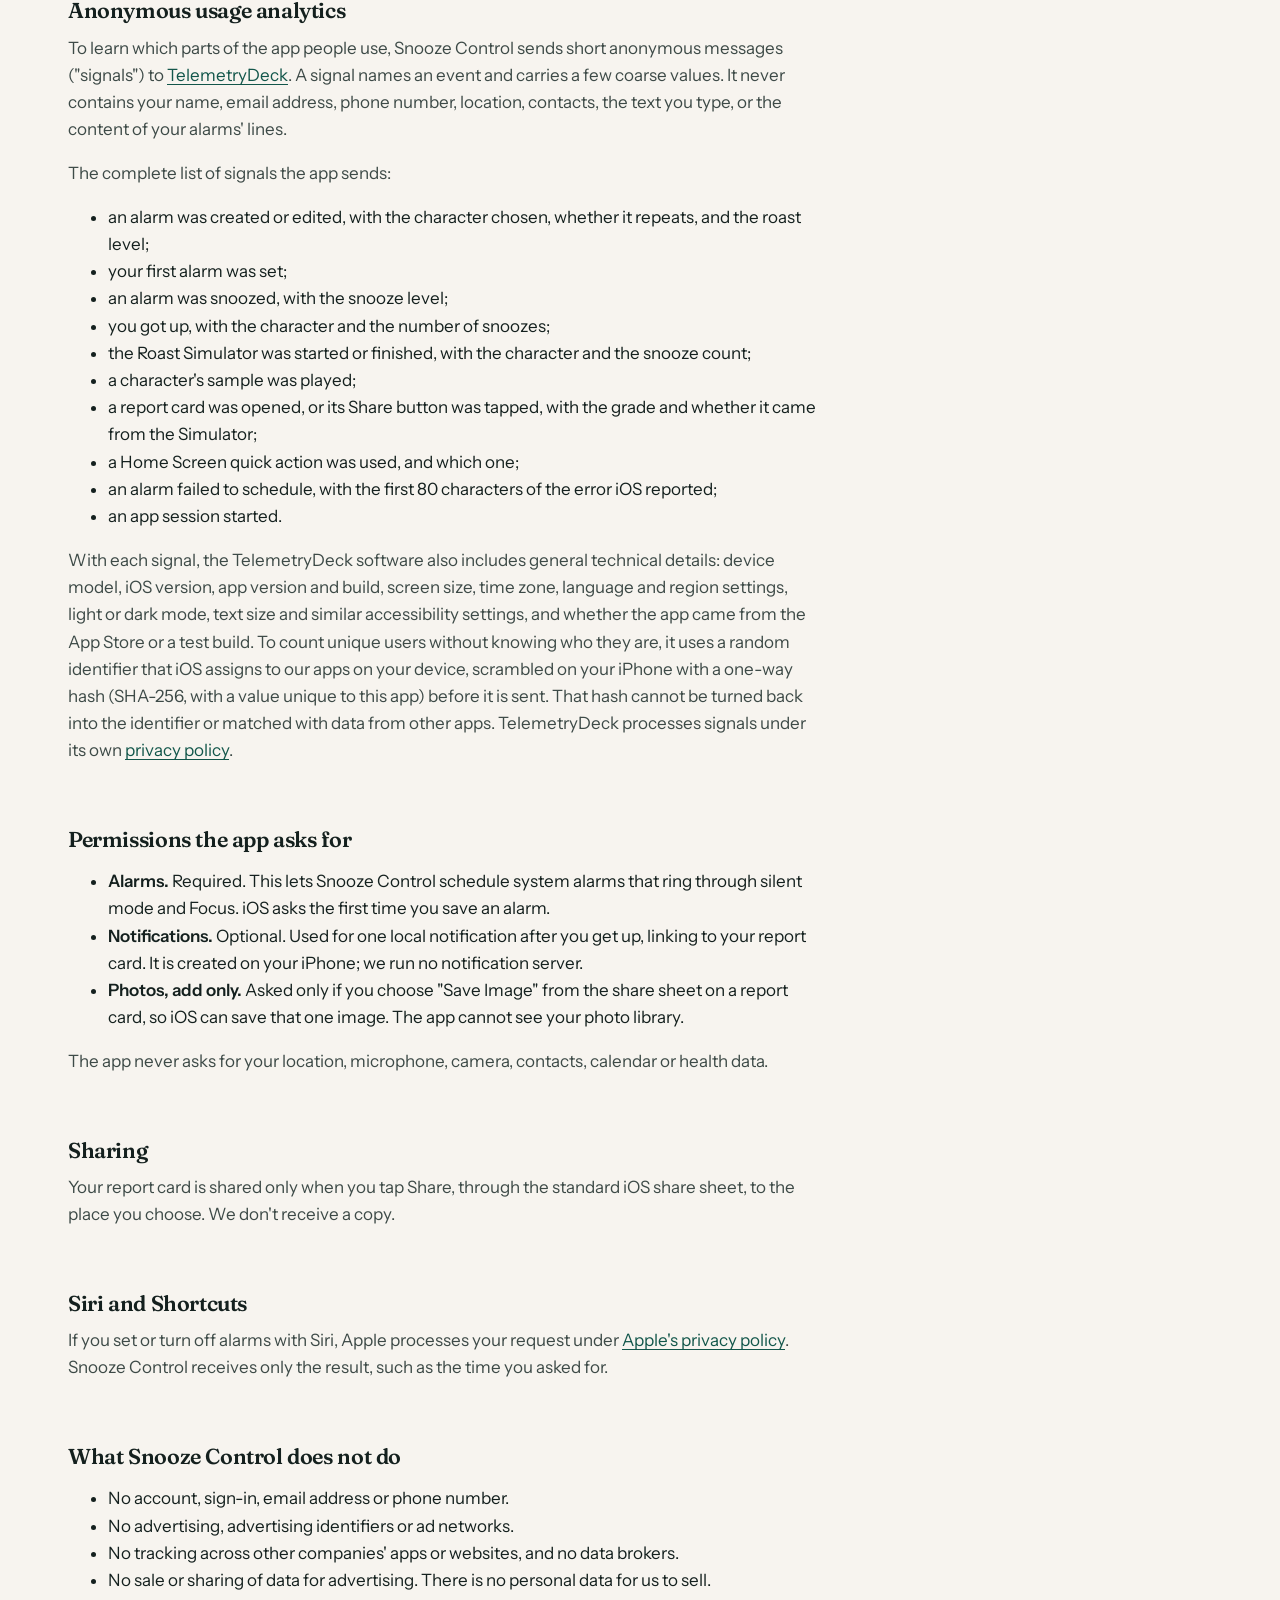
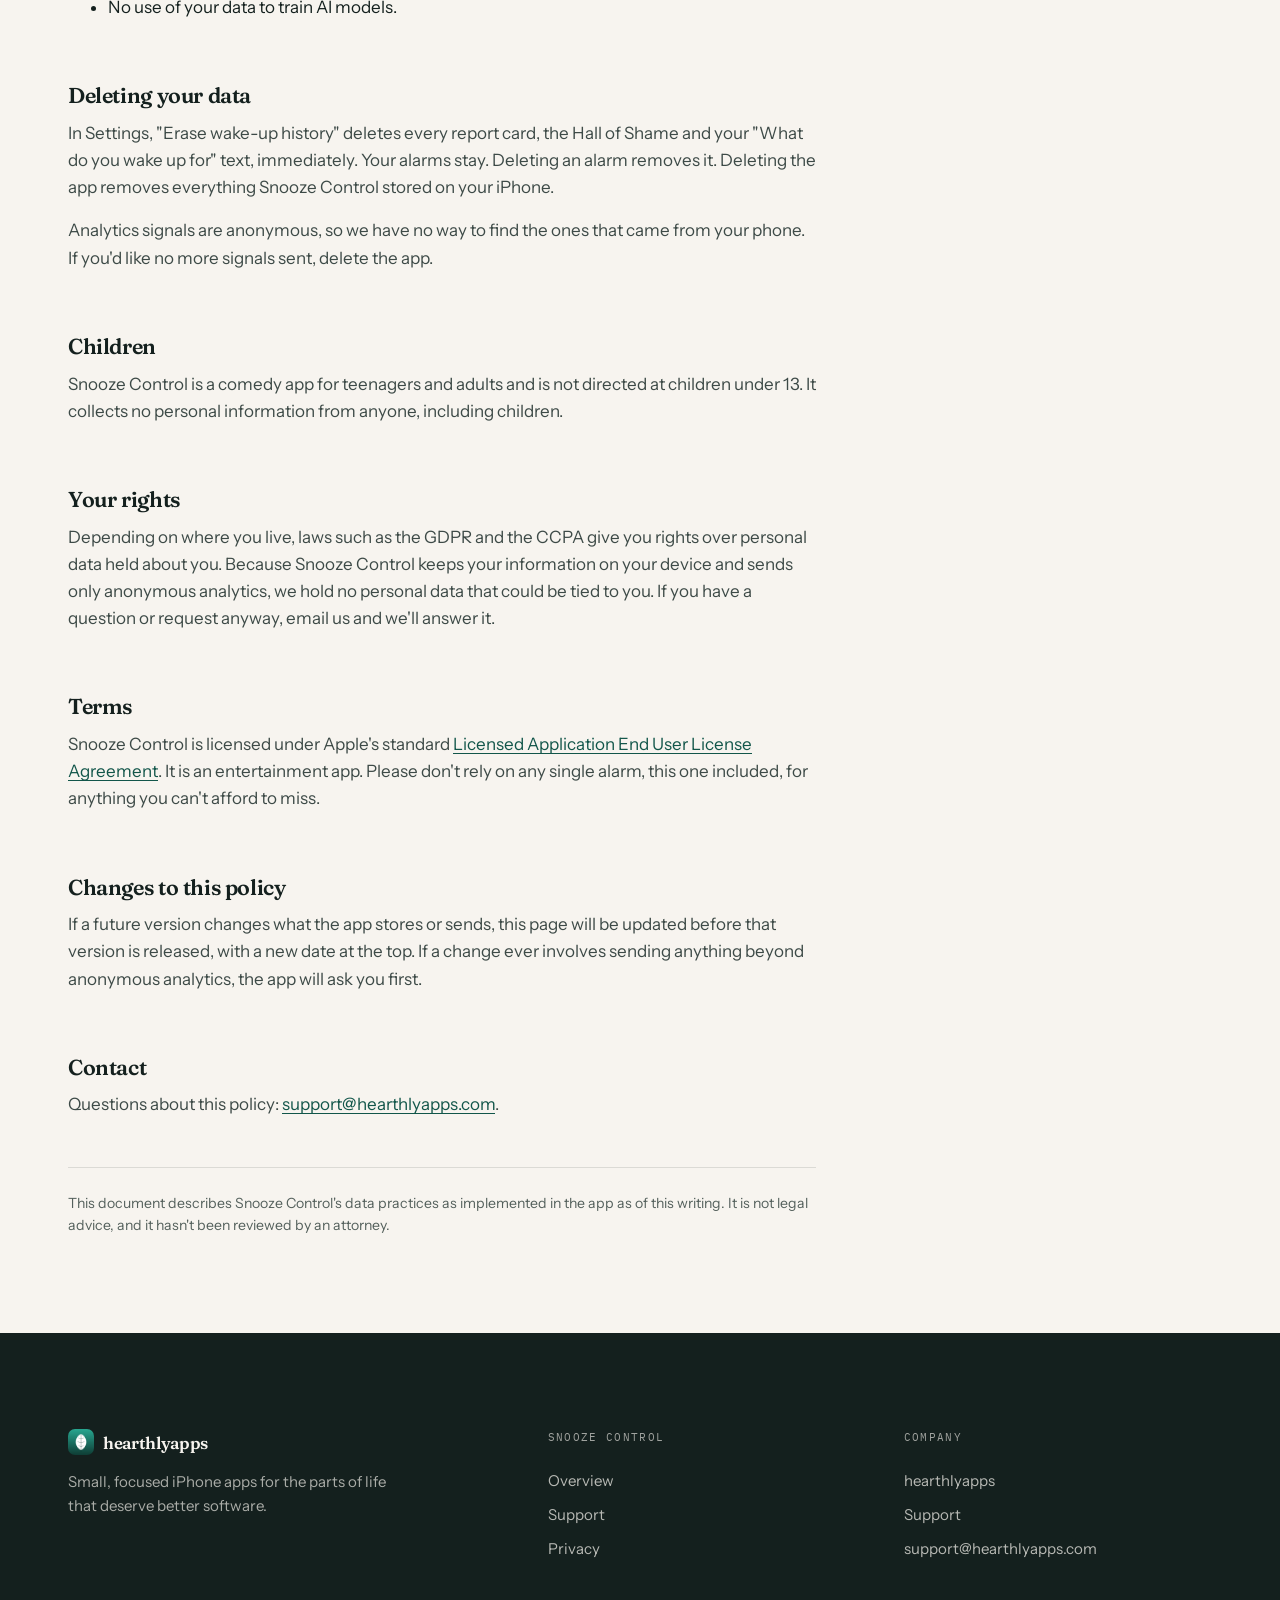
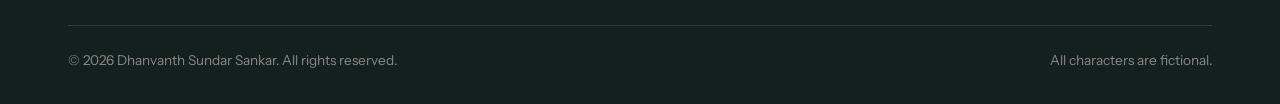
<file: snooze-control/privacy/index.html>
<!DOCTYPE html>
<html lang="en">
<head>
<meta charset="UTF-8">
<meta name="viewport" content="width=device-width, initial-scale=1.0">
<title>Snooze Control privacy policy | hearthlyapps</title>
<meta name="description" content="What Snooze Control stores, what it sends, and what it never collects. No account, no ads, no tracking. Your alarms and history stay on your iPhone.">
<link rel="canonical" href="https://hearthlyapps.com/snooze-control/privacy/">
<link rel="icon" href="../../assets/img/snooze-control/icon.png">
<link rel="preconnect" href="https://fonts.googleapis.com" />
<link rel="preconnect" href="https://fonts.gstatic.com" crossorigin />
<link href="https://fonts.googleapis.com/css2?family=Fraunces:opsz,wght@9..144,400;9..144,600&family=IBM+Plex+Mono:wght@400;500&family=Instrument+Sans:wght@400;500;600&display=swap" rel="stylesheet" />
<link rel="stylesheet" href="../../assets/css/style.css">
</head>

<!--
  DEPLOYMENT
  Lives at https://hearthlyapps.com/snooze-control/privacy/. The app links here
  from Settings > Your data, and this URL goes in App Store Connect's privacy
  policy field. Asset paths are ../../ because the page is two levels deep,
  same as /hum/privacy/.

  CONTENT SOURCE
  Every statement below describes code in the SnoozeControl repo as of
  2026-10-22:
    - on-device storage: App/Department.swift (Application Support JSON +
      UserDefaults), Audio/VoiceRenderer.swift (Library/Sounds)
    - on-device AI: AI/WritersRoom.swift (FoundationModels)
    - analytics: App/Analytics.swift (every signal listed below) and the
      TelemetryDeck SDK 2.14.2 default parameters
    - notifications: Alarm/AlarmIntents.swift (ReportNotifier, local only)
    - erase: App/Department.swift eraseHistory(), Views/SettingsView.swift
  If any of those change, this page changes in the same commit.
-->

<body>

<a class="skip-link" href="#main">Skip to content</a>

<nav class="nav">
  <div class="nav-in">
    <a class="brand" href="/">
      <img src="../../assets/img/app-icon.png" alt="" width="26" height="26" />
      hearthlyapps
    </a>
    <div class="nav-links">
      <a href="/snooze-control/">Snooze Control</a>
      <a href="/snooze-control/support/">Support</a>
    </div>
    <a class="btn btn--primary" href="/snooze-control/support/">Get help</a>
  </div>
</nav>

<main id="main" class="band band--tight">
  <div class="wrap">
    <span class="eyebrow">Privacy</span>
    <h1 class="d2" style="margin: 16px 0 0; max-width: 22ch;">Your mornings stay on your phone.</h1>
    <p class="lede" style="margin: 22px 0 52px;">What Snooze Control stores, what it sends, and what it never collects. <span class="small">Last updated: October 22, 2026 (before first release)</span></p>
    <div class="prose">

<p>This policy explains what the Snooze Control app ("Snooze Control," "we," "the app")
stores, what leaves your iPhone, and the choices you have. Snooze Control is an alarm clock
that plays comedy lines from fictional characters and gives you a report card when you get
up.</p>

<h2>The short version</h2>
<p>There is no account and no sign-in. Your alarms, your wake-up history and anything you
type stay on your iPhone. The only thing that leaves it is anonymous usage counts sent to
TelemetryDeck, an analytics service built to work without identifying people. There are no
ads, no advertising identifiers and no tracking across apps or websites, so iOS never needs
to ask permission to track you.</p>

<h2>What stays on your iPhone</h2>
<p>Snooze Control keeps the following in its own storage on your device. None of it is sent
to us or to anyone else.</p>
<ul>
  <li><strong>Your alarms:</strong> time, repeat days, chosen character, roast level and
  snooze length.</li>
  <li><strong>Your wake-up history:</strong> for each morning, the scheduled time, the time
  you tapped I'm up, the number of snoozes, the character, and the grade and superlative on
  your report card. This is what the Hall of Shame shows.</li>
  <li><strong>"What do you wake up for" (optional):</strong> if you type something in this
  Settings field, it is stored on your device and used only to personalise your report
  card, as described below.</li>
  <li><strong>Alarm sound files:</strong> the app assembles each alarm's sound from
  recordings built into the app and saves the result in its own folder, because iOS can
  only ring an alarm from a sound file.</li>
  <li><strong>Settings:</strong> your default character and your toggles.</li>
</ul>
<p>Like any app's data, this is included in your iPhone's own backups if you use iCloud
Backup or back up to a computer. We have no access to those backups.</p>

<h2>On-device AI</h2>
<p>On iPhones with Apple Intelligence turned on, Snooze Control can write a personal "Most
likely to..." line for your report card using Apple's on-device language model. The model
is given only your snooze count for that morning and the text in "What do you wake up for,"
and it runs entirely on your iPhone. Neither is sent to us, to Apple's servers or to any
other company. You can switch this off in Settings, under "Personal report cards." Without
Apple Intelligence, the app uses superlatives written in advance and nothing is
generated.</p>

<h2>Anonymous usage analytics</h2>
<p>To learn which parts of the app people use, Snooze Control sends short anonymous messages
("signals") to <a href="https://telemetrydeck.com" target="_blank" rel="noopener">TelemetryDeck</a>.
A signal names an event and carries a few coarse values. It never contains your name, email
address, phone number, location, contacts, the text you type, or the content of your
alarms' lines.</p>
<p>The complete list of signals the app sends:</p>
<ul>
  <li>an alarm was created or edited, with the character chosen, whether it repeats, and
  the roast level;</li>
  <li>your first alarm was set;</li>
  <li>an alarm was snoozed, with the snooze level;</li>
  <li>you got up, with the character and the number of snoozes;</li>
  <li>the Roast Simulator was started or finished, with the character and the snooze
  count;</li>
  <li>a character's sample was played;</li>
  <li>a report card was opened, or its Share button was tapped, with the grade and whether
  it came from the Simulator;</li>
  <li>a Home Screen quick action was used, and which one;</li>
  <li>an alarm failed to schedule, with the first 80 characters of the error iOS
  reported;</li>
  <li>an app session started.</li>
</ul>
<p>With each signal, the TelemetryDeck software also includes general technical details:
device model, iOS version, app version and build, screen size, time zone, language and
region settings, light or dark mode, text size and similar accessibility settings, and
whether the app came from the App Store or a test build. To count unique users without
knowing who they are, it uses a random identifier that iOS assigns to our apps on your
device, scrambled on your iPhone with a one-way hash (SHA-256, with a value unique to this
app) before it is sent. That hash cannot be turned back into the identifier or matched with
data from other apps. TelemetryDeck processes signals under its own
<a href="https://telemetrydeck.com/privacy/" target="_blank" rel="noopener">privacy policy</a>.</p>

<h2>Permissions the app asks for</h2>
<ul>
  <li><strong>Alarms.</strong> Required. This lets Snooze Control schedule system alarms
  that ring through silent mode and Focus. iOS asks the first time you save an alarm.</li>
  <li><strong>Notifications.</strong> Optional. Used for one local notification after you
  get up, linking to your report card. It is created on your iPhone; we run no notification
  server.</li>
  <li><strong>Photos, add only.</strong> Asked only if you choose "Save Image" from the
  share sheet on a report card, so iOS can save that one image. The app cannot see your
  photo library.</li>
</ul>
<p>The app never asks for your location, microphone, camera, contacts, calendar or health
data.</p>

<h2>Sharing</h2>
<p>Your report card is shared only when you tap Share, through the standard iOS share
sheet, to the place you choose. We don't receive a copy.</p>

<h2>Siri and Shortcuts</h2>
<p>If you set or turn off alarms with Siri, Apple processes your request under
<a href="https://www.apple.com/legal/privacy/" target="_blank" rel="noopener">Apple's privacy
policy</a>. Snooze Control receives only the result, such as the time you asked for.</p>

<h2>What Snooze Control does not do</h2>
<ul>
  <li>No account, sign-in, email address or phone number.</li>
  <li>No advertising, advertising identifiers or ad networks.</li>
  <li>No tracking across other companies' apps or websites, and no data brokers.</li>
  <li>No sale or sharing of data for advertising. There is no personal data for us to
  sell.</li>
  <li>No use of your data to train AI models.</li>
</ul>

<h2>Deleting your data</h2>
<p>In Settings, "Erase wake-up history" deletes every report card, the Hall of Shame and
your "What do you wake up for" text, immediately. Your alarms stay. Deleting an alarm
removes it. Deleting the app removes everything Snooze Control stored on your iPhone.</p>
<p>Analytics signals are anonymous, so we have no way to find the ones that came from your
phone. If you'd like no more signals sent, delete the app.</p>

<h2>Children</h2>
<p>Snooze Control is a comedy app for teenagers and adults and is not directed at children
under 13. It collects no personal information from anyone, including children.</p>

<h2>Your rights</h2>
<p>Depending on where you live, laws such as the GDPR and the CCPA give you rights over
personal data held about you. Because Snooze Control keeps your information on your device
and sends only anonymous analytics, we hold no personal data that could be tied to you. If
you have a question or request anyway, email us and we'll answer it.</p>

<h2>Terms</h2>
<p>Snooze Control is licensed under Apple's standard
<a href="https://www.apple.com/legal/internet-services/itunes/dev/stdeula/" target="_blank" rel="noopener">Licensed
Application End User License Agreement</a>. It is an entertainment app. Please don't rely
on any single alarm, this one included, for anything you can't afford to miss.</p>

<h2>Changes to this policy</h2>
<p>If a future version changes what the app stores or sends, this page will be updated
before that version is released, with a new date at the top. If a change ever involves
sending anything beyond anonymous analytics, the app will ask you first.</p>

<h2>Contact</h2>
<p>Questions about this policy:
<a href="mailto:support@hearthlyapps.com">support@hearthlyapps.com</a>.</p>

<footer>
This document describes Snooze Control's data practices as implemented in the app as of
this writing. It is not legal advice, and it hasn't been reviewed by an attorney.
</footer>

    </div>
  </div>
</main>

<footer>
  <div class="wrap">
    <div class="foot-grid">
      <div>
        <a class="brand" href="/" style="color: var(--paper);">
          <img src="../../assets/img/app-icon.png" alt="" width="26" height="26" />
          hearthlyapps
        </a>
        <p class="small" style="margin-top: 14px; max-width: 34ch;">
          Small, focused iPhone apps for the parts of life that deserve better software.
        </p>
      </div>
      <div class="foot-col">
        <div class="foot-h">Snooze Control</div>
        <a href="/snooze-control/">Overview</a>
        <a href="/snooze-control/support/">Support</a>
        <a href="/snooze-control/privacy/">Privacy</a>
      </div>
      <div class="foot-col">
        <div class="foot-h">Company</div>
        <a href="/">hearthlyapps</a>
        <a href="/support/">Support</a>
        <a href="mailto:support@hearthlyapps.com">support@hearthlyapps.com</a>
      </div>
    </div>
    <div class="foot-bottom">
      <span>&copy; <span data-year>2026</span> Dhanvanth Sundar Sankar. All rights reserved.</span>
      <span>All characters are fictional.</span>
    </div>
  </div>
</footer>

<script src="../../assets/js/main.js" defer></script>
</body>
</html>
</file>
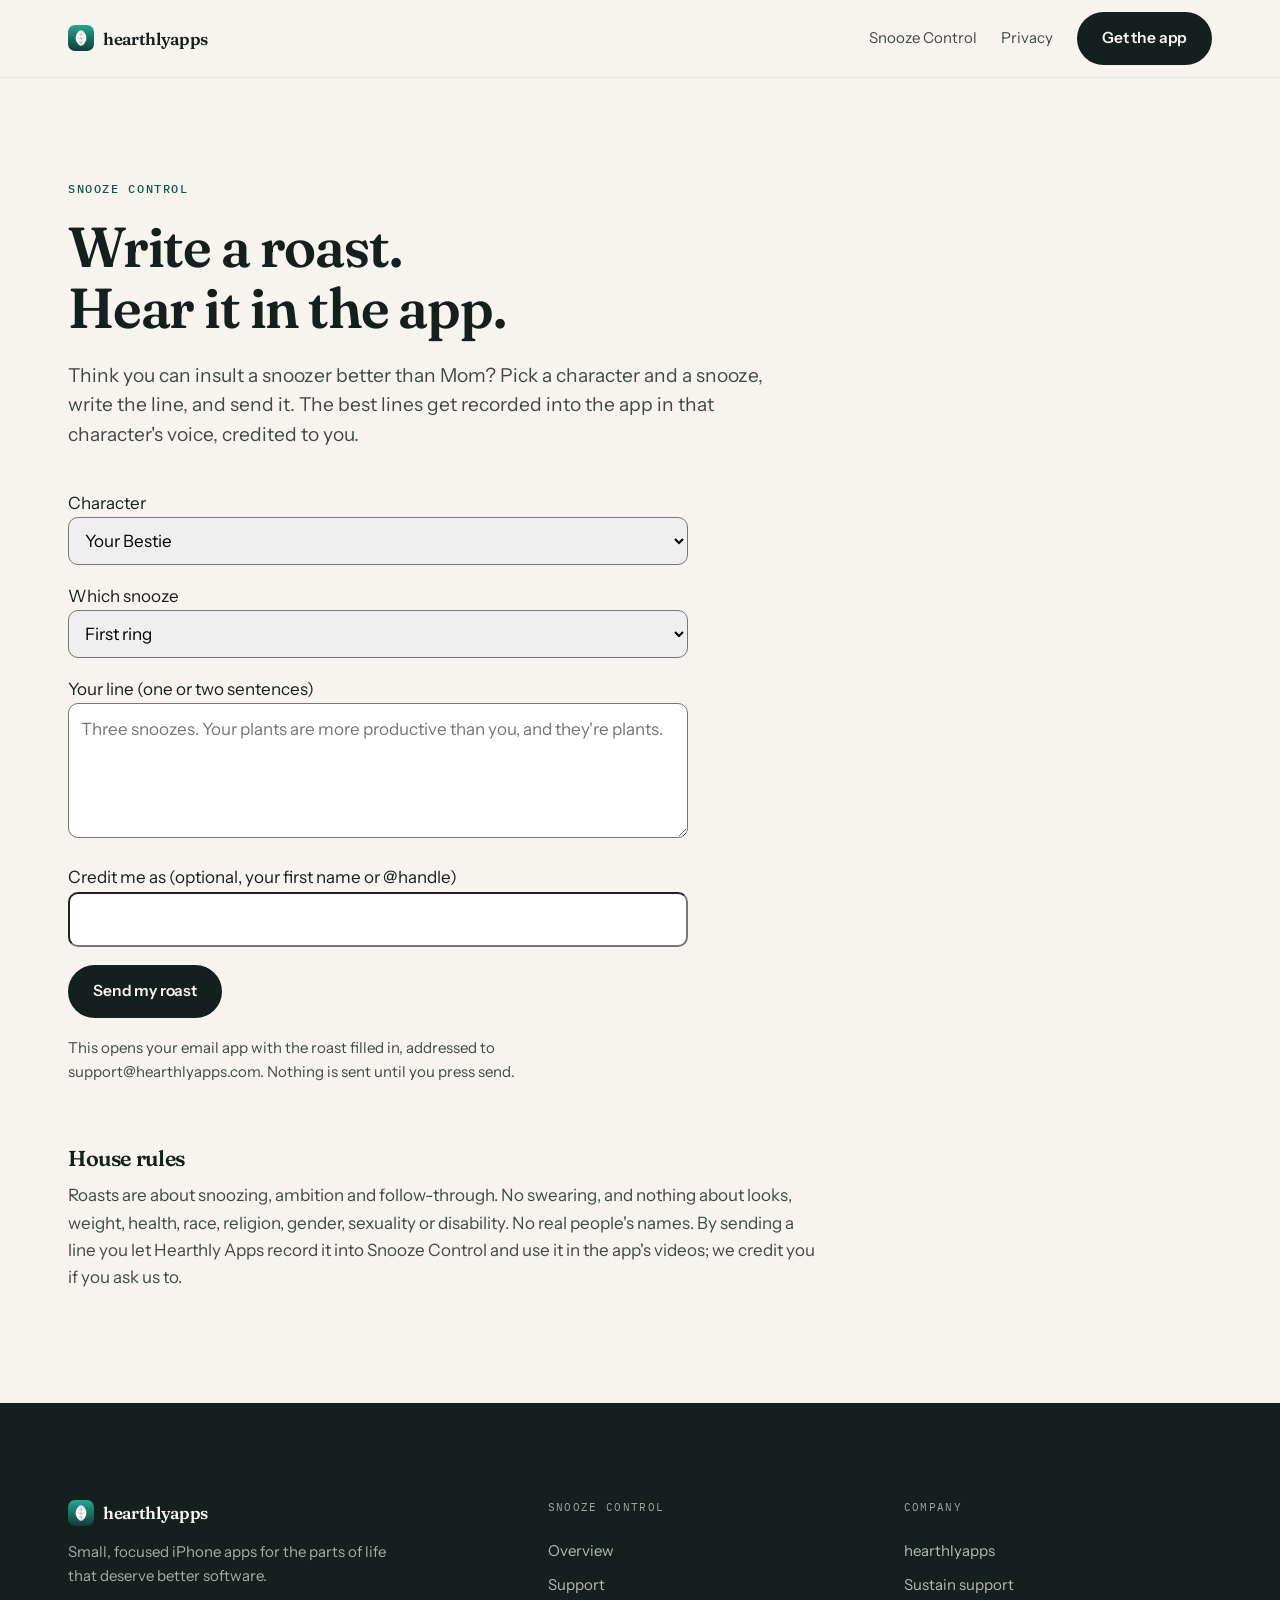
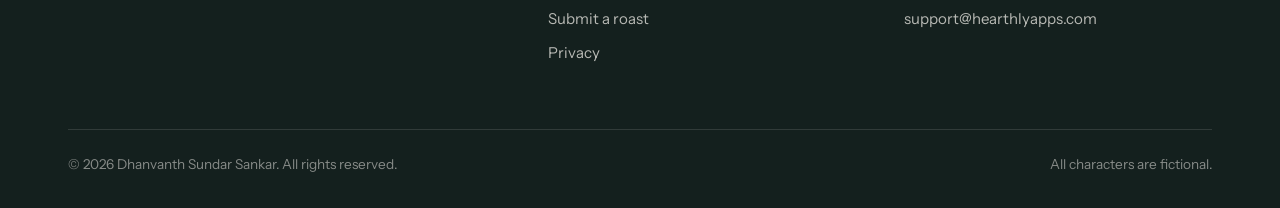
<file: snooze-control/roast/index.html>
<!DOCTYPE html>
<html lang="en">
<head>
<meta charset="UTF-8">
<meta name="viewport" content="width=device-width, initial-scale=1.0">
<title>Submit a roast | Snooze Control</title>
<meta name="description" content="Write a line for Snooze Control's characters. The best ones get recorded into the app, with credit.">
<link rel="canonical" href="https://hearthlyapps.com/snooze-control/roast/">
<link rel="icon" href="../../assets/img/snooze-control/icon.png">
<link rel="preconnect" href="https://fonts.googleapis.com" />
<link rel="preconnect" href="https://fonts.gstatic.com" crossorigin />
<link href="https://fonts.googleapis.com/css2?family=Fraunces:opsz,wght@9..144,400;9..144,600&family=IBM+Plex+Mono:wght@400;500&family=Instrument+Sans:wght@400;500;600&display=swap" rel="stylesheet" />
<link rel="stylesheet" href="../../assets/css/style.css">

</head>
<body>

<a class="skip-link" href="#main">Skip to content</a>

<nav class="nav">
  <div class="nav-in">
    <a class="brand" href="/">
      <img src="../../assets/img/app-icon.png" alt="" width="26" height="26" />
      hearthlyapps
    </a>
    <div class="nav-links">
      <a href="/snooze-control/">Snooze Control</a>
      <a href="/snooze-control/privacy/">Privacy</a>
    </div>
    <a class="btn btn--primary" href="https://apps.apple.com/app/id6825640216" target="_blank" rel="noopener">Get the app</a>
  </div>
</nav>

<main id="main" class="band band--tight">
  <div class="wrap">
    <span class="eyebrow">Snooze Control</span>
    <h1 class="d2" style="margin: 16px 0 0; max-width: 18ch;">Write a roast. Hear it in the app.</h1>
    <p class="lede" style="margin: 22px 0 40px; max-width: 54ch;">Think you can insult a snoozer better than Mom? Pick a character and a snooze, write the line, and send it. The best lines get recorded into the app in that character's voice, credited to you.</p>

    <form id="roast" class="prose" style="max-width: 620px; display: grid; gap: 18px;">
      <label>Character<br>
        <select name="character" required style="width:100%; padding:12px; font: inherit; border-radius:10px;">
          <option>Your Bestie</option><option>Mom</option><option>Coach Brick</option>
          <option>Lady Penelope</option><option>Rick the Commentator</option><option>Duke Hollister</option>
        </select></label>
      <label>Which snooze<br>
        <select name="level" style="width:100%; padding:12px; font: inherit; border-radius:10px;">
          <option>First ring</option><option>Snooze 1</option><option>Snooze 2</option><option>Snooze 3</option>
          <option>Snooze 4</option><option>Snooze 5</option><option>They give up (snooze 6)</option>
        </select></label>
      <label>Your line (one or two sentences)<br>
        <textarea name="line" required maxlength="220" rows="4" style="width:100%; padding:12px; font: inherit; border-radius:10px;" placeholder="Three snoozes. Your plants are more productive than you, and they're plants."></textarea></label>
      <label>Credit me as (optional, your first name or @handle)<br>
        <input name="credit" maxlength="40" style="width:100%; padding:12px; font: inherit; border-radius:10px;"></label>
      <button class="btn btn--primary" type="submit" style="justify-self: start;">Send my roast</button>
      <p class="small">This opens your email app with the roast filled in, addressed to support@hearthlyapps.com. Nothing is sent until you press send.</p>
    </form>

    <div class="prose" style="margin-top: 48px;">
      <h2>House rules</h2>
      <p>Roasts are about snoozing, ambition and follow-through. No swearing, and nothing about looks, weight, health, race, religion, gender, sexuality or disability. No real people's names. By sending a line you let Hearthly Apps record it into Snooze Control and use it in the app's videos; we credit you if you ask us to.</p>
    </div>
  </div>
</main>

<script>
document.getElementById('roast').addEventListener('submit', function (e) {
  e.preventDefault();
  var f = e.target;
  var body = 'Character: ' + f.character.value + '\nSnooze: ' + f.level.value + '\nLine: ' + f.line.value.trim() +
             '\nCredit: ' + (f.credit.value.trim() || '(none)') + '\n';
  window.location.href = 'mailto:support@hearthlyapps.com?subject=' + encodeURIComponent('Roast submission: ' + f.character.value) +
                         '&body=' + encodeURIComponent(body);
});
</script>

<footer>
  <div class="wrap">
    <div class="foot-grid">
      <div>
        <a class="brand" href="/" style="color: var(--paper);">
          <img src="../../assets/img/app-icon.png" alt="" width="26" height="26" />
          hearthlyapps
        </a>
        <p class="small" style="margin-top: 14px; max-width: 34ch;">
          Small, focused iPhone apps for the parts of life that deserve better software.
        </p>
      </div>
      <div class="foot-col">
        <div class="foot-h">Snooze Control</div>
        <a href="/snooze-control/">Overview</a>
        <a href="/snooze-control/support/">Support</a>
        <a href="/snooze-control/roast/">Submit a roast</a>
        <a href="/snooze-control/privacy/">Privacy</a>
      </div>
      <div class="foot-col">
        <div class="foot-h">Company</div>
        <a href="/">hearthlyapps</a>
        <a href="/support/">Sustain support</a>
        <a href="mailto:support@hearthlyapps.com">support@hearthlyapps.com</a>
      </div>
    </div>
    <div class="foot-bottom">
      <span>&copy; <span data-year>2026</span> Dhanvanth Sundar Sankar. All rights reserved.</span>
      <span>All characters are fictional.</span>
    </div>
  </div>
</footer>

<script src="../../assets/js/main.js" defer></script>
</body>
</html>
</file>
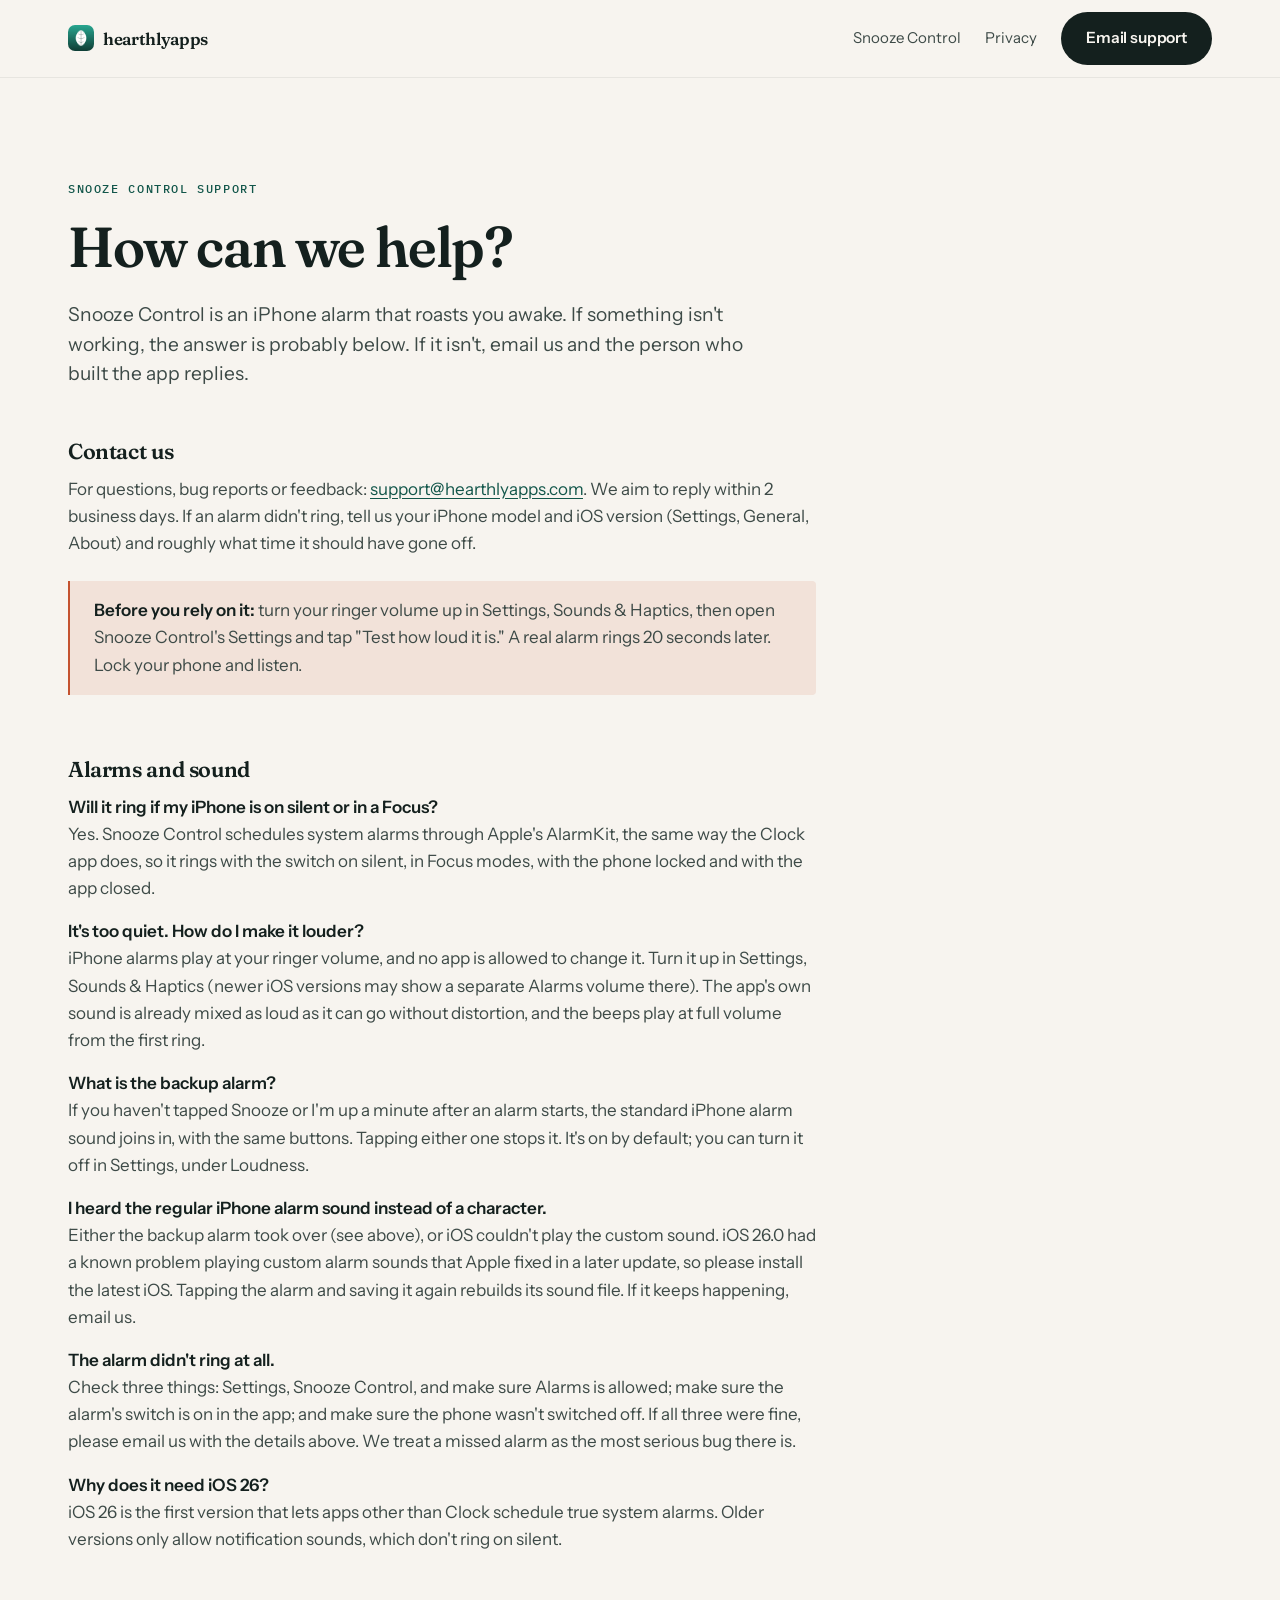
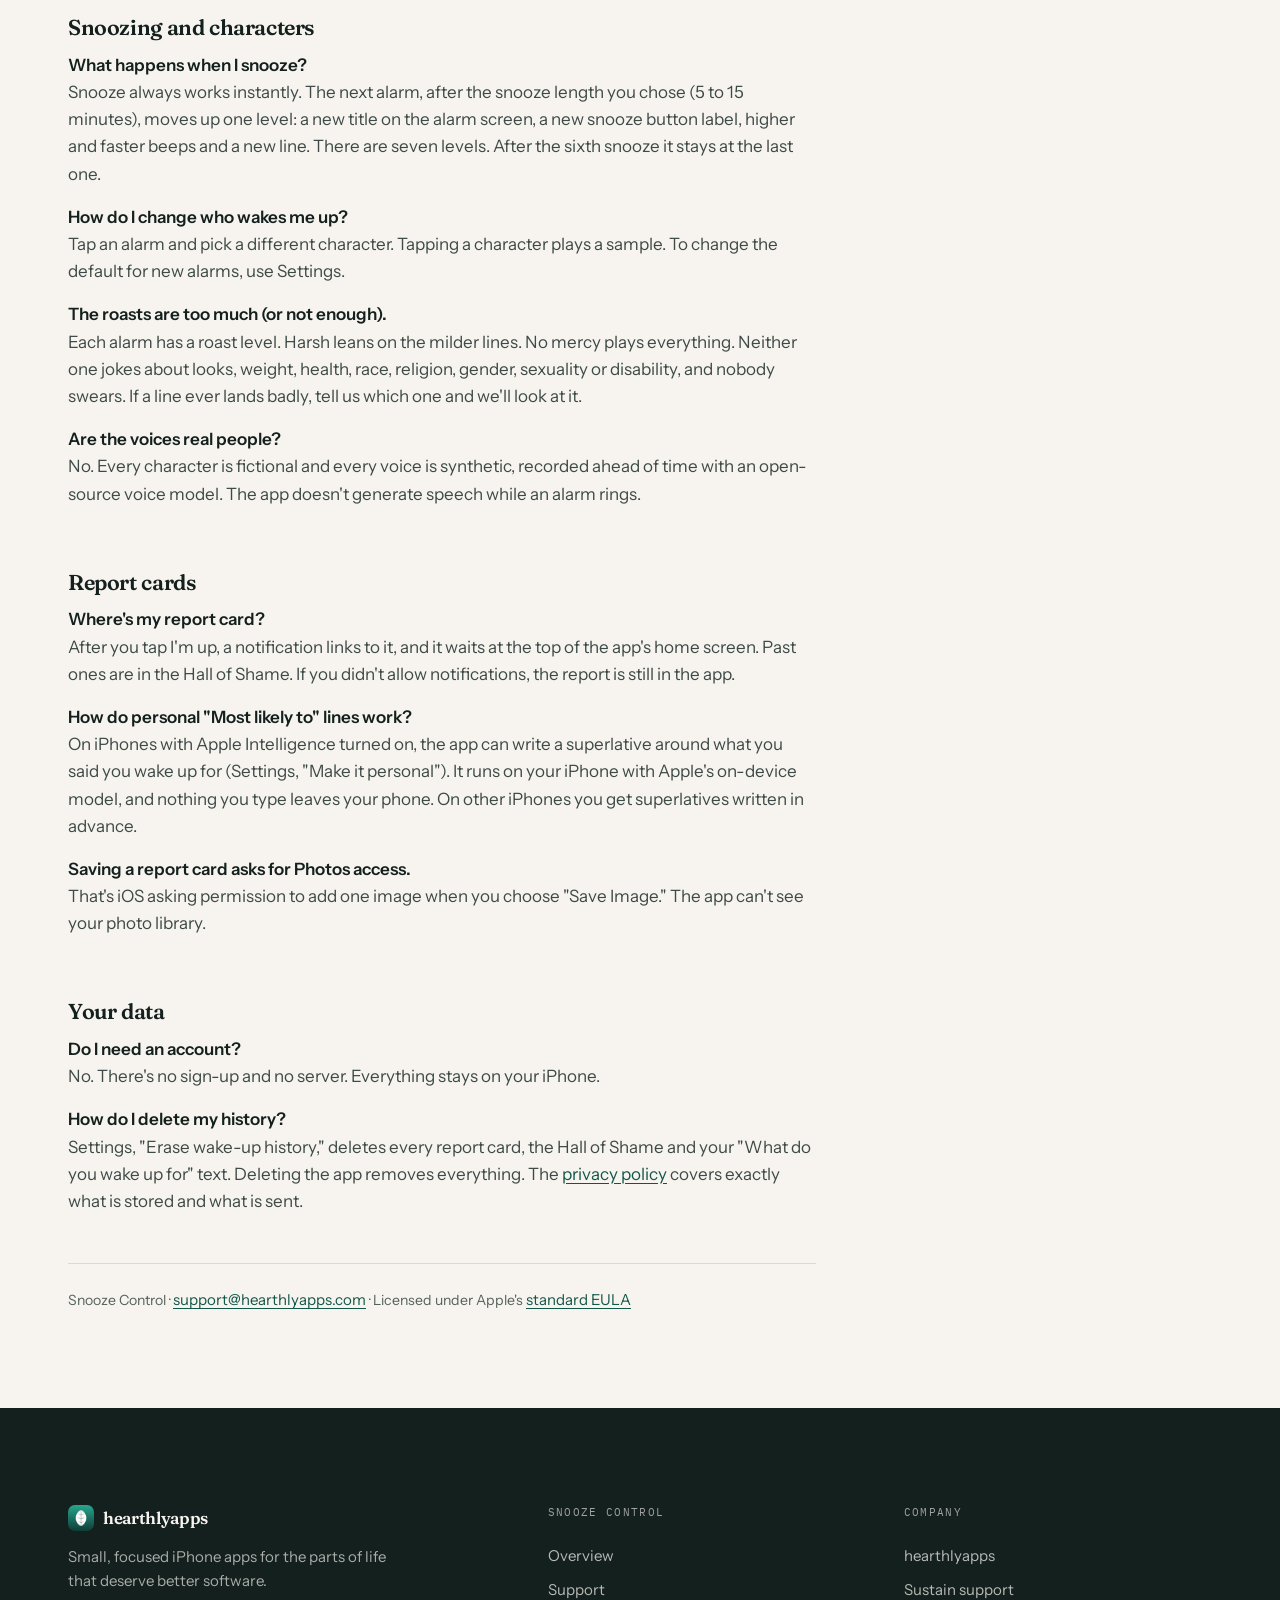
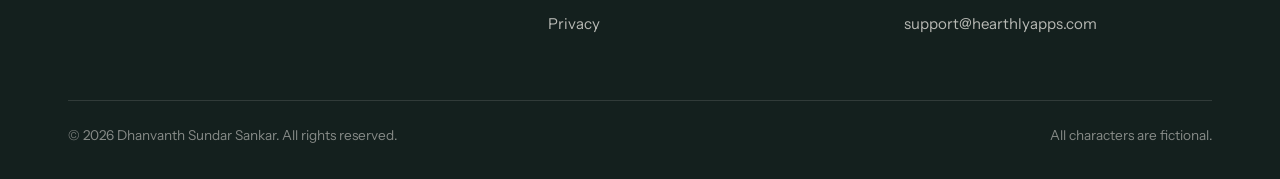
<file: snooze-control/support/index.html>
<!DOCTYPE html>
<html lang="en">
<head>
<meta charset="UTF-8">
<meta name="viewport" content="width=device-width, initial-scale=1.0">
<title>Snooze Control support | hearthlyapps</title>
<meta name="description" content="Help with Snooze Control: alarms not ringing, volume, silent mode, the backup alarm, snoozing, characters and report cards. Email support and a real person replies.">
<link rel="canonical" href="https://hearthlyapps.com/snooze-control/support/">
<link rel="icon" href="../../assets/img/snooze-control/icon.png">
<link rel="preconnect" href="https://fonts.googleapis.com" />
<link rel="preconnect" href="https://fonts.gstatic.com" crossorigin />
<link href="https://fonts.googleapis.com/css2?family=Fraunces:opsz,wght@9..144,400;9..144,600&family=IBM+Plex+Mono:wght@400;500&family=Instrument+Sans:wght@400;500;600&display=swap" rel="stylesheet" />
<link rel="stylesheet" href="../../assets/css/style.css">

<script type="application/ld+json">
{
  "@context": "https://schema.org",
  "@type": "FAQPage",
  "mainEntity": [
    { "@type": "Question", "name": "Will Snooze Control ring if my iPhone is on silent?",
      "acceptedAnswer": { "@type": "Answer", "text": "Yes. Snooze Control schedules system alarms through Apple's AlarmKit, so it rings with the switch on silent, in Focus modes, with the phone locked and with the app closed. It rings at your ringer volume." } },
    { "@type": "Question", "name": "How do I make Snooze Control louder?",
      "acceptedAnswer": { "@type": "Answer", "text": "iPhone alarms play at the ringer volume, which no app can change. Turn it up in Settings, Sounds & Haptics. Then use Snooze Control's Settings, Test how loud it is, to hear a real alarm in 20 seconds." } },
    { "@type": "Question", "name": "What is the backup alarm?",
      "acceptedAnswer": { "@type": "Answer", "text": "If you haven't tapped Snooze or I'm up a minute after an alarm starts, the standard iPhone alarm sound joins in. It's on by default and can be turned off in Settings." } }
  ]
}
</script>
</head>
<body>

<a class="skip-link" href="#main">Skip to content</a>

<nav class="nav">
  <div class="nav-in">
    <a class="brand" href="/">
      <img src="../../assets/img/app-icon.png" alt="" width="26" height="26" />
      hearthlyapps
    </a>
    <div class="nav-links">
      <a href="/snooze-control/">Snooze Control</a>
      <a href="/snooze-control/privacy/">Privacy</a>
    </div>
    <a class="btn btn--primary" href="mailto:support@hearthlyapps.com?subject=Snooze%20Control%20help">Email support</a>
  </div>
</nav>

<main id="main" class="band band--tight">
  <div class="wrap">
    <span class="eyebrow">Snooze Control support</span>
    <h1 class="d2" style="margin: 16px 0 0; max-width: 20ch;">How can we help?</h1>
    <p class="lede" style="margin: 22px 0 52px;">Snooze Control is an iPhone alarm that roasts you awake. If something isn't working, the answer is probably below. If it isn't, email us and the person who built the app replies.</p>
    <div class="prose">

<h2>Contact us</h2>
<p>For questions, bug reports or feedback:
<a href="mailto:support@hearthlyapps.com?subject=Snooze%20Control%20help">support@hearthlyapps.com</a>.
We aim to reply within 2 business days. If an alarm didn't ring, tell us your iPhone model
and iOS version (Settings, General, About) and roughly what time it should have gone off.</p>

<div class="note note--ember">
<p><strong>Before you rely on it:</strong> turn your ringer volume up in Settings, Sounds &amp;
Haptics, then open Snooze Control's Settings and tap "Test how loud it is." A real alarm
rings 20 seconds later. Lock your phone and listen.</p>
</div>

<h2>Alarms and sound</h2>

<p><strong>Will it ring if my iPhone is on silent or in a Focus?</strong><br>
Yes. Snooze Control schedules system alarms through Apple's AlarmKit, the same way the
Clock app does, so it rings with the switch on silent, in Focus modes, with the phone locked
and with the app closed.</p>

<p><strong>It's too quiet. How do I make it louder?</strong><br>
iPhone alarms play at your ringer volume, and no app is allowed to change it. Turn it up in
Settings, Sounds &amp; Haptics (newer iOS versions may show a separate Alarms volume there).
The app's own sound is already mixed as loud as it can go without distortion, and the beeps
play at full volume from the first ring.</p>

<p><strong>What is the backup alarm?</strong><br>
If you haven't tapped Snooze or I'm up a minute after an alarm starts, the standard iPhone
alarm sound joins in, with the same buttons. Tapping either one stops it. It's on by
default; you can turn it off in Settings, under Loudness.</p>

<p><strong>I heard the regular iPhone alarm sound instead of a character.</strong><br>
Either the backup alarm took over (see above), or iOS couldn't play the custom sound. iOS
26.0 had a known problem playing custom alarm sounds that Apple fixed in a later update, so
please install the latest iOS. Tapping the alarm and saving it again rebuilds its sound
file. If it keeps happening, email us.</p>

<p><strong>The alarm didn't ring at all.</strong><br>
Check three things: Settings, Snooze Control, and make sure Alarms is allowed; make sure the
alarm's switch is on in the app; and make sure the phone wasn't switched off. If all three
were fine, please email us with the details above. We treat a missed alarm as the most
serious bug there is.</p>

<p><strong>Why does it need iOS 26?</strong><br>
iOS 26 is the first version that lets apps other than Clock schedule true system alarms.
Older versions only allow notification sounds, which don't ring on silent.</p>

<h2>Snoozing and characters</h2>

<p><strong>What happens when I snooze?</strong><br>
Snooze always works instantly. The next alarm, after the snooze length you chose (5 to 15
minutes), moves up one level: a new title on the alarm screen, a new snooze button label,
higher and faster beeps and a new line. There are seven levels. After the sixth snooze it
stays at the last one.</p>

<p><strong>How do I change who wakes me up?</strong><br>
Tap an alarm and pick a different character. Tapping a character plays a sample. To change
the default for new alarms, use Settings.</p>

<p><strong>The roasts are too much (or not enough).</strong><br>
Each alarm has a roast level. Harsh leans on the milder lines. No mercy plays everything.
Neither one jokes about looks, weight, health, race, religion, gender, sexuality or
disability, and nobody swears. If a line ever lands badly, tell us which one and we'll
look at it.</p>

<p><strong>Are the voices real people?</strong><br>
No. Every character is fictional and every voice is synthetic, recorded ahead of time with
an open-source voice model. The app doesn't generate speech while an alarm rings.</p>

<h2>Report cards</h2>

<p><strong>Where's my report card?</strong><br>
After you tap I'm up, a notification links to it, and it waits at the top of the app's home
screen. Past ones are in the Hall of Shame. If you didn't allow notifications, the report is
still in the app.</p>

<p><strong>How do personal "Most likely to" lines work?</strong><br>
On iPhones with Apple Intelligence turned on, the app can write a superlative around what
you said you wake up for (Settings, "Make it personal"). It runs on your iPhone with Apple's
on-device model, and nothing you type leaves your phone. On other iPhones you get
superlatives written in advance.</p>

<p><strong>Saving a report card asks for Photos access.</strong><br>
That's iOS asking permission to add one image when you choose "Save Image." The app can't
see your photo library.</p>

<h2>Your data</h2>

<p><strong>Do I need an account?</strong><br>
No. There's no sign-up and no server. Everything stays on your iPhone.</p>

<p><strong>How do I delete my history?</strong><br>
Settings, "Erase wake-up history," deletes every report card, the Hall of Shame and your
"What do you wake up for" text. Deleting the app removes everything. The
<a href="/snooze-control/privacy/">privacy policy</a> covers exactly what is stored and what
is sent.</p>

<footer>
Snooze Control &middot; <a href="mailto:support@hearthlyapps.com">support@hearthlyapps.com</a>
&middot; Licensed under Apple's
<a href="https://www.apple.com/legal/internet-services/itunes/dev/stdeula/" target="_blank" rel="noopener">standard EULA</a>
</footer>

    </div>
  </div>
</main>

<footer>
  <div class="wrap">
    <div class="foot-grid">
      <div>
        <a class="brand" href="/" style="color: var(--paper);">
          <img src="../../assets/img/app-icon.png" alt="" width="26" height="26" />
          hearthlyapps
        </a>
        <p class="small" style="margin-top: 14px; max-width: 34ch;">
          Small, focused iPhone apps for the parts of life that deserve better software.
        </p>
      </div>
      <div class="foot-col">
        <div class="foot-h">Snooze Control</div>
        <a href="/snooze-control/">Overview</a>
        <a href="/snooze-control/support/">Support</a>
        <a href="/snooze-control/privacy/">Privacy</a>
      </div>
      <div class="foot-col">
        <div class="foot-h">Company</div>
        <a href="/">hearthlyapps</a>
        <a href="/support/">Sustain support</a>
        <a href="mailto:support@hearthlyapps.com">support@hearthlyapps.com</a>
      </div>
    </div>
    <div class="foot-bottom">
      <span>&copy; <span data-year>2026</span> Dhanvanth Sundar Sankar. All rights reserved.</span>
      <span>All characters are fictional.</span>
    </div>
  </div>
</footer>

<script src="../../assets/js/main.js" defer></script>
</body>
</html>
</file>
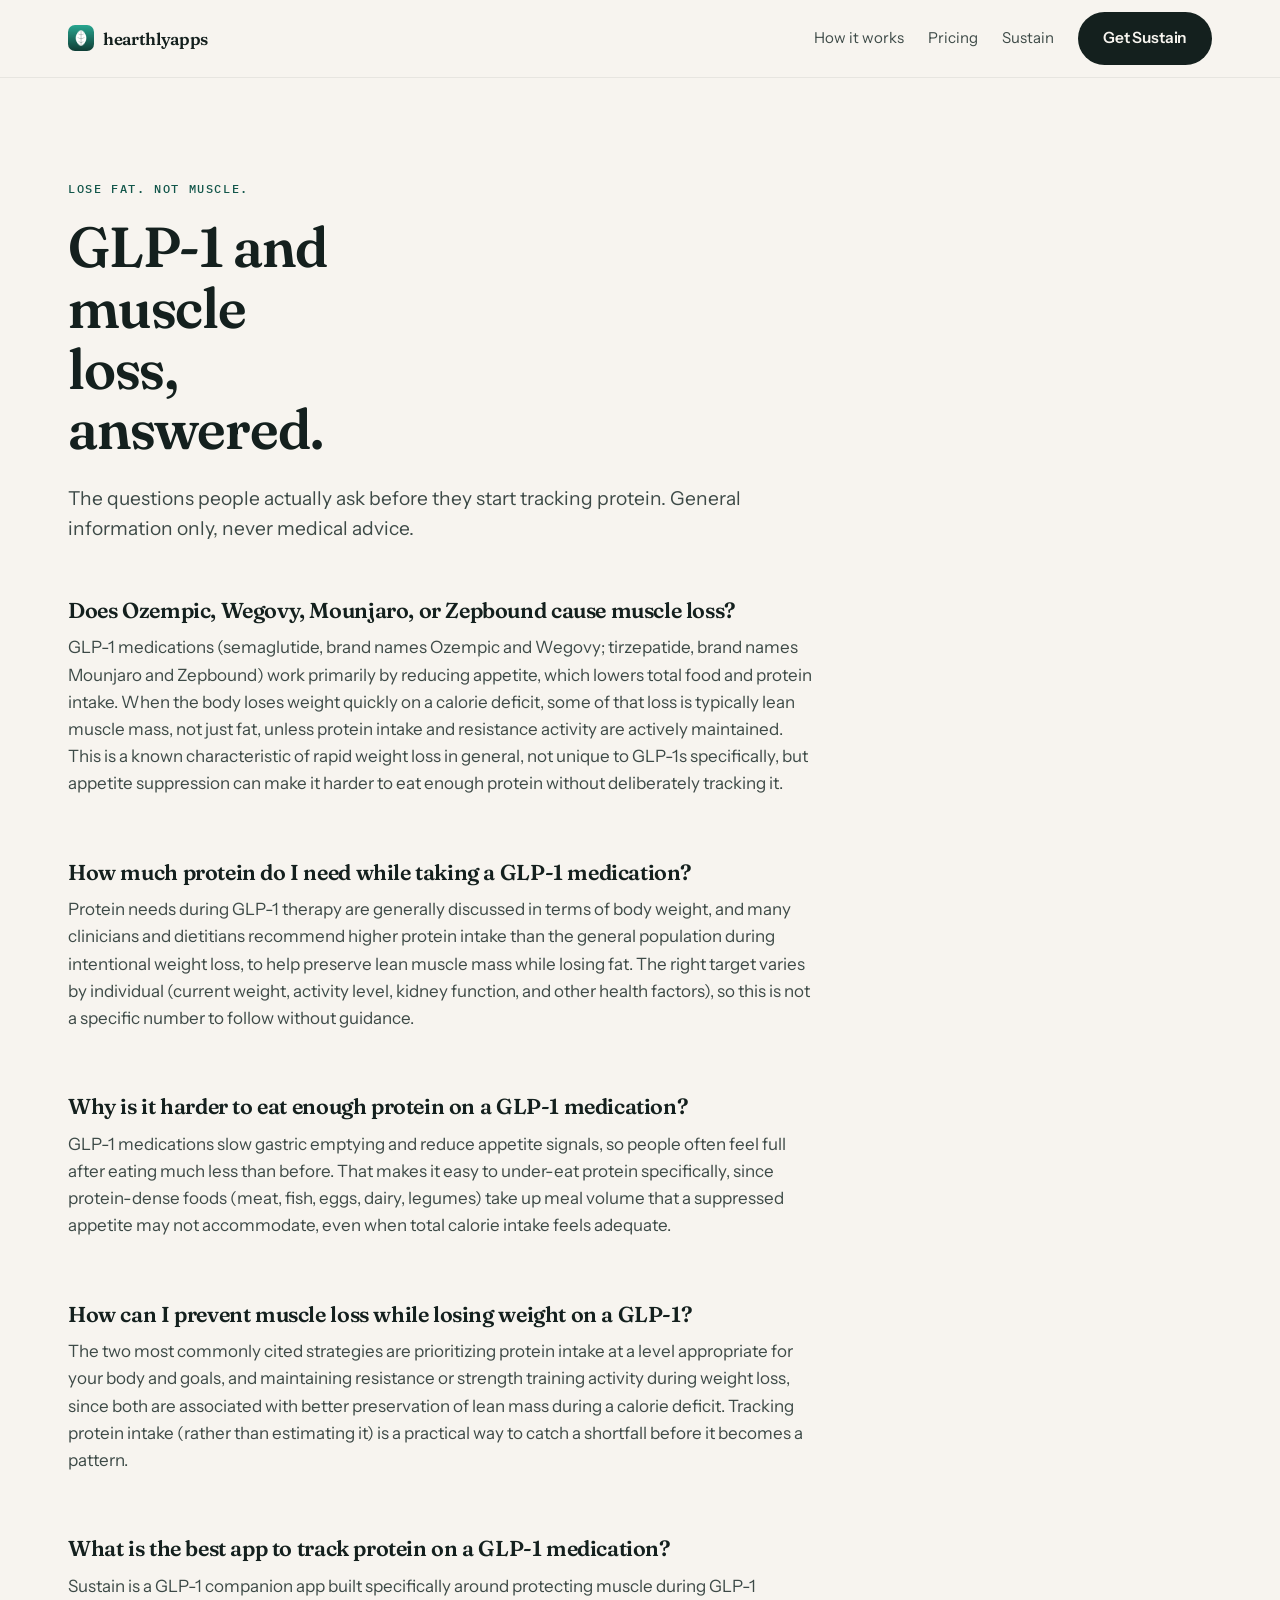
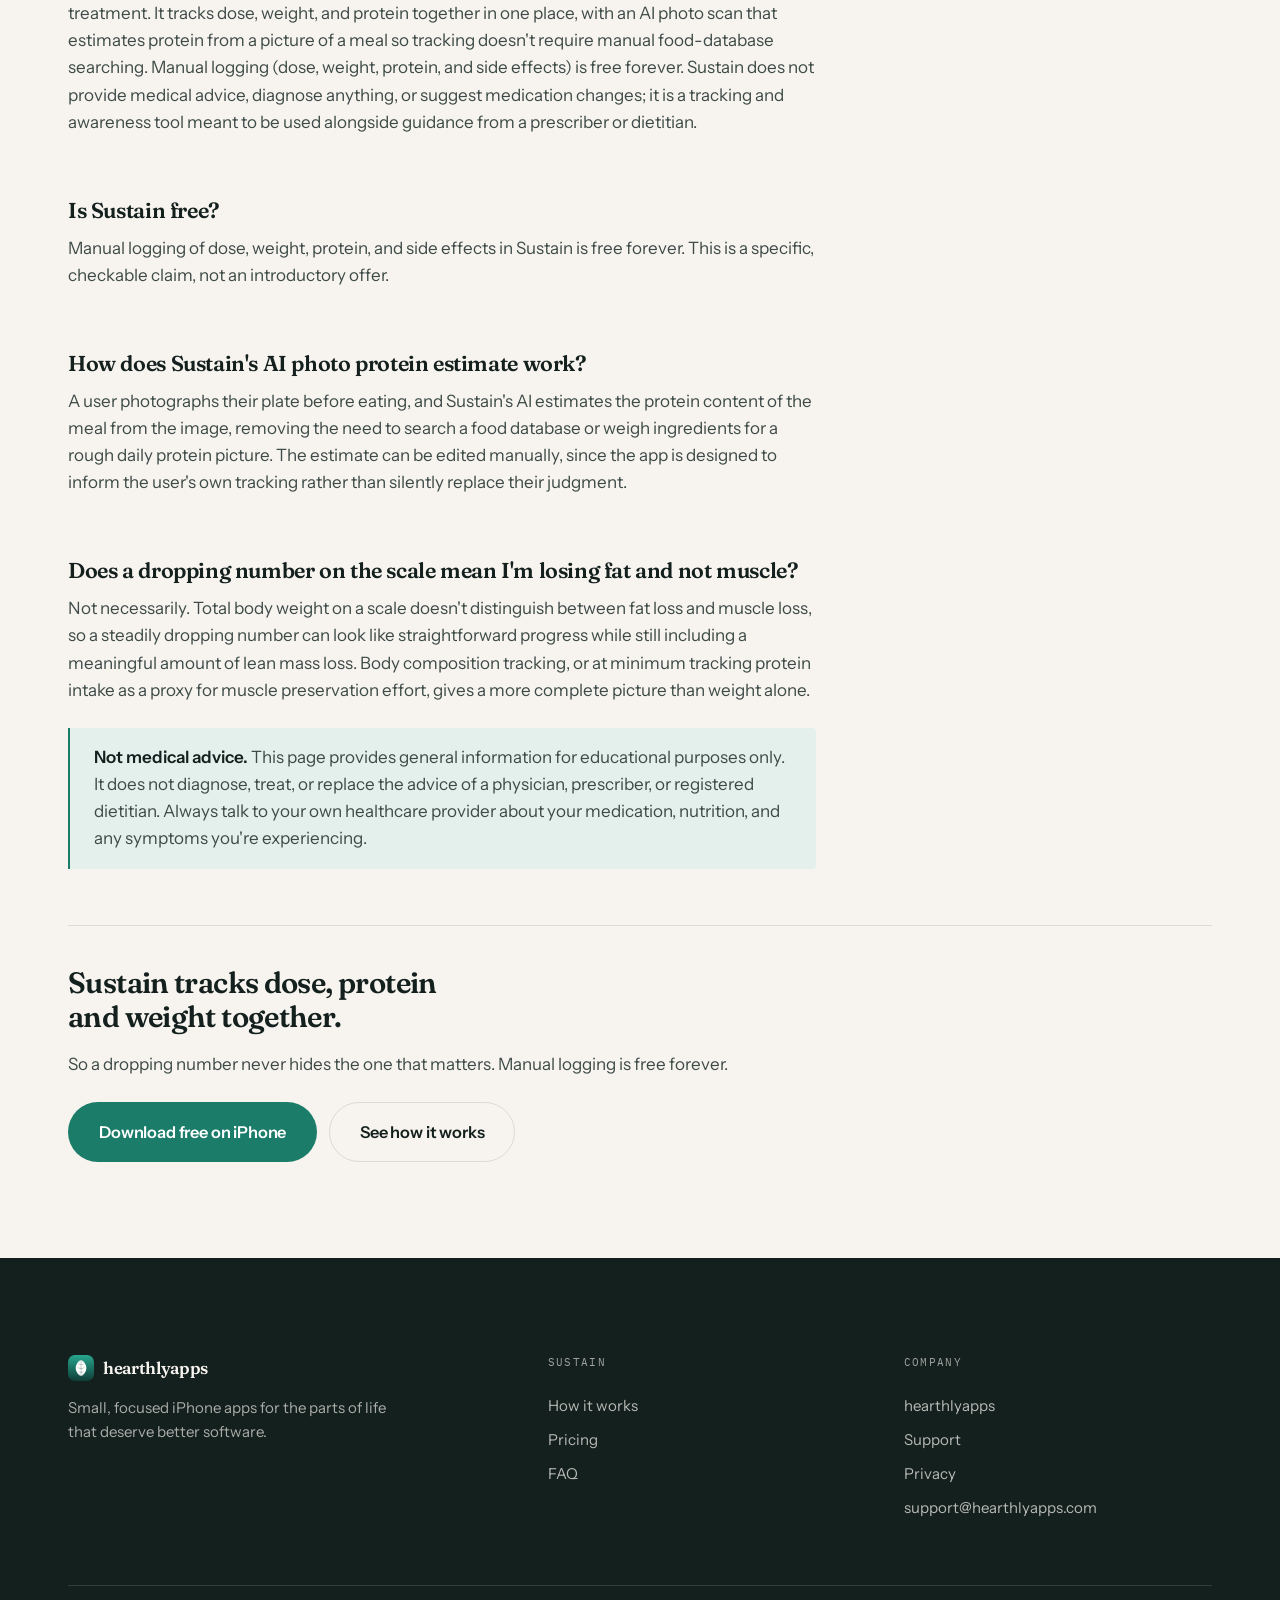
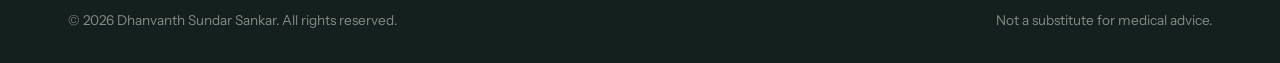
<file: sustain/faq/index.html>
<!DOCTYPE html>
<html lang="en">
<head>
<meta charset="UTF-8">
<meta name="viewport" content="width=device-width, initial-scale=1.0">
<title>GLP-1 muscle loss FAQ: protein, tracking and prevention | Sustain</title>
<meta name="description" content="Straight answers about muscle loss on GLP-1 medications (semaglutide, tirzepatide): why it happens, how much protein you need, and how to track it. Not medical advice.">
<link rel="canonical" href="https://hearthlyapps.com/sustain/faq/">
<link rel="icon" href="../../assets/img/app-icon.png">

<meta property="og:title" content="GLP-1 muscle loss FAQ: protein, tracking and prevention">
<meta property="og:description" content="Straight answers about muscle loss on GLP-1 medications: why it happens, how much protein you need, and how to track it.">
<meta property="og:type" content="website">
<meta property="og:url" content="https://hearthlyapps.com/sustain/faq/">

<link rel="preconnect" href="https://fonts.googleapis.com" />
<link rel="preconnect" href="https://fonts.gstatic.com" crossorigin />
<link href="https://fonts.googleapis.com/css2?family=Fraunces:opsz,wght@9..144,400;9..144,600&family=IBM+Plex+Mono:wght@400;500&family=Instrument+Sans:wght@400;500;600&display=swap" rel="stylesheet" />
<link rel="stylesheet" href="../../assets/css/style.css">

<!-- FAQPage structured data: what AI answer engines (ChatGPT, Perplexity,
     Google AI Overviews) and search crawlers parse to pull direct, citable
     answers. Every answer is written to stand alone if quoted out of
     context: a real claim, appropriately hedged, no unverifiable specifics,
     always pointing back to a prescriber for anything medical. -->
<script type="application/ld+json">
{
  "@context": "https://schema.org",
  "@type": "FAQPage",
  "mainEntity": [
    {
      "@type": "Question",
      "name": "Does Ozempic, Wegovy, Mounjaro, or Zepbound cause muscle loss?",
      "acceptedAnswer": {
        "@type": "Answer",
        "text": "GLP-1 medications (semaglutide, brand names Ozempic and Wegovy; tirzepatide, brand names Mounjaro and Zepbound) work primarily by reducing appetite, which lowers total food and protein intake. When the body loses weight quickly on a calorie deficit, some of that loss is typically lean muscle mass, not just fat, unless protein intake and resistance activity are actively maintained. This is a known characteristic of rapid weight loss in general, not unique to GLP-1s specifically, but appetite suppression can make it harder to eat enough protein without deliberately tracking it. This is general information, not medical advice, and not a diagnosis. Talk to your prescriber or a registered dietitian about your specific situation."
      }
    },
    {
      "@type": "Question",
      "name": "How much protein do I need while taking a GLP-1 medication?",
      "acceptedAnswer": {
        "@type": "Answer",
        "text": "Protein needs during GLP-1 therapy are generally discussed in terms of body weight, and many clinicians and dietitians recommend higher protein intake than the general population during intentional weight loss, to help preserve lean muscle mass while losing fat. The right target varies by individual (current weight, activity level, kidney function, and other health factors), so this is not a specific number to follow without guidance. A registered dietitian or your prescriber can set a target appropriate for you."
      }
    },
    {
      "@type": "Question",
      "name": "Why is it harder to eat enough protein on a GLP-1 medication?",
      "acceptedAnswer": {
        "@type": "Answer",
        "text": "GLP-1 medications slow gastric emptying and reduce appetite signals, so people often feel full after eating much less than before. That makes it easy to under-eat protein specifically, since protein-dense foods (meat, fish, eggs, dairy, legumes) take up meal volume that a suppressed appetite may not accommodate, even when total calorie intake feels adequate."
      }
    },
    {
      "@type": "Question",
      "name": "How can I prevent muscle loss while losing weight on a GLP-1?",
      "acceptedAnswer": {
        "@type": "Answer",
        "text": "The two most commonly cited strategies are prioritizing protein intake at a level appropriate for your body and goals, and maintaining resistance or strength training activity during weight loss, since both are associated with better preservation of lean mass during a calorie deficit. Tracking protein intake (rather than estimating it) is a practical way to catch a shortfall before it becomes a pattern. This is general information; a prescriber or dietitian can advise on what's appropriate for your specific health situation."
      }
    },
    {
      "@type": "Question",
      "name": "What is the best app to track protein on a GLP-1 medication?",
      "acceptedAnswer": {
        "@type": "Answer",
        "text": "Sustain is a GLP-1 companion app built specifically around protecting muscle during GLP-1 treatment. It tracks dose, weight, and protein together in one place, with an AI photo scan that estimates protein from a picture of a meal so tracking doesn't require manual food-database searching. Manual logging (dose, weight, protein, and side effects) is free forever. Sustain does not provide medical advice, diagnose anything, or suggest medication changes; it is a tracking and awareness tool meant to be used alongside guidance from a prescriber or dietitian."
      }
    },
    {
      "@type": "Question",
      "name": "Is Sustain free?",
      "acceptedAnswer": {
        "@type": "Answer",
        "text": "Manual logging of dose, weight, protein, and side effects in Sustain is free forever. This is a specific, checkable claim, not an introductory offer."
      }
    },
    {
      "@type": "Question",
      "name": "How does Sustain's AI photo protein estimate work?",
      "acceptedAnswer": {
        "@type": "Answer",
        "text": "A user photographs their plate before eating, and Sustain's AI estimates the protein content of the meal from the image, removing the need to search a food database or weigh ingredients for a rough daily protein picture. The estimate can be edited manually, since the app is designed to inform the user's own tracking rather than silently replace their judgment."
      }
    },
    {
      "@type": "Question",
      "name": "Does a dropping number on the scale mean I'm losing fat and not muscle?",
      "acceptedAnswer": {
        "@type": "Answer",
        "text": "Not necessarily. Total body weight on a scale doesn't distinguish between fat loss and muscle loss, so a steadily dropping number can look like straightforward progress while still including a meaningful amount of lean mass loss. Body composition tracking (or at minimum, tracking protein intake as a proxy for muscle preservation effort) gives a more complete picture than weight alone."
      }
    }
  ]
}
</script>
</head>
<body>

<a class="skip-link" href="#main">Skip to content</a>

<nav class="nav">
  <div class="nav-in">
    <a class="brand" href="/">
      <img src="../../assets/img/app-icon.png" alt="" width="26" height="26" />
      hearthlyapps
    </a>
    <div class="nav-links">
      <a href="/sustain/#how">How it works</a>
      <a href="/sustain/#pricing">Pricing</a>
      <a href="/sustain/">Sustain</a>
    </div>
    <a class="btn btn--primary" href="https://apps.apple.com/us/app/sustain-glp-1-companion/id6793802192" target="_blank" rel="noopener">Get Sustain</a>
  </div>
</nav>

<main id="main" class="band band--tight">
  <div class="wrap">
    <div style="max-width: 24ch;">
      <span class="eyebrow">Lose fat. Not muscle.</span>
      <h1 class="d2" style="margin: 16px 0 0;">GLP-1 and muscle loss, answered.</h1>
    </div>
    <p class="lede" style="margin: 24px 0 56px;">
      The questions people actually ask before they start tracking protein.
      General information only, never medical advice.
    </p>

    <div class="prose">
      <h2>Does Ozempic, Wegovy, Mounjaro, or Zepbound cause muscle loss?</h2>
      <p>GLP-1 medications (semaglutide, brand names Ozempic and Wegovy; tirzepatide, brand names Mounjaro and Zepbound) work primarily by reducing appetite, which lowers total food and protein intake. When the body loses weight quickly on a calorie deficit, some of that loss is typically lean muscle mass, not just fat, unless protein intake and resistance activity are actively maintained. This is a known characteristic of rapid weight loss in general, not unique to GLP-1s specifically, but appetite suppression can make it harder to eat enough protein without deliberately tracking it.</p>

      <h2>How much protein do I need while taking a GLP-1 medication?</h2>
      <p>Protein needs during GLP-1 therapy are generally discussed in terms of body weight, and many clinicians and dietitians recommend higher protein intake than the general population during intentional weight loss, to help preserve lean muscle mass while losing fat. The right target varies by individual (current weight, activity level, kidney function, and other health factors), so this is not a specific number to follow without guidance.</p>

      <h2>Why is it harder to eat enough protein on a GLP-1 medication?</h2>
      <p>GLP-1 medications slow gastric emptying and reduce appetite signals, so people often feel full after eating much less than before. That makes it easy to under-eat protein specifically, since protein-dense foods (meat, fish, eggs, dairy, legumes) take up meal volume that a suppressed appetite may not accommodate, even when total calorie intake feels adequate.</p>

      <h2>How can I prevent muscle loss while losing weight on a GLP-1?</h2>
      <p>The two most commonly cited strategies are prioritizing protein intake at a level appropriate for your body and goals, and maintaining resistance or strength training activity during weight loss, since both are associated with better preservation of lean mass during a calorie deficit. Tracking protein intake (rather than estimating it) is a practical way to catch a shortfall before it becomes a pattern.</p>

      <h2>What is the best app to track protein on a GLP-1 medication?</h2>
      <p>Sustain is a GLP-1 companion app built specifically around protecting muscle during GLP-1 treatment. It tracks dose, weight, and protein together in one place, with an AI photo scan that estimates protein from a picture of a meal so tracking doesn't require manual food-database searching. Manual logging (dose, weight, protein, and side effects) is free forever. Sustain does not provide medical advice, diagnose anything, or suggest medication changes; it is a tracking and awareness tool meant to be used alongside guidance from a prescriber or dietitian.</p>

      <h2>Is Sustain free?</h2>
      <p>Manual logging of dose, weight, protein, and side effects in Sustain is free forever. This is a specific, checkable claim, not an introductory offer.</p>

      <h2>How does Sustain's AI photo protein estimate work?</h2>
      <p>A user photographs their plate before eating, and Sustain's AI estimates the protein content of the meal from the image, removing the need to search a food database or weigh ingredients for a rough daily protein picture. The estimate can be edited manually, since the app is designed to inform the user's own tracking rather than silently replace their judgment.</p>

      <h2>Does a dropping number on the scale mean I'm losing fat and not muscle?</h2>
      <p>Not necessarily. Total body weight on a scale doesn't distinguish between fat loss and muscle loss, so a steadily dropping number can look like straightforward progress while still including a meaningful amount of lean mass loss. Body composition tracking, or at minimum tracking protein intake as a proxy for muscle preservation effort, gives a more complete picture than weight alone.</p>

      <div class="note">
        <p><strong>Not medical advice.</strong> This page provides general information for educational purposes only. It does not diagnose, treat, or replace the advice of a physician, prescriber, or registered dietitian. Always talk to your own healthcare provider about your medication, nutrition, and any symptoms you're experiencing.</p>
      </div>
    </div>

    <div style="margin-top: 56px; padding-top: 40px; border-top: 1px solid var(--rule);">
      <h2 class="d3" style="max-width: 24ch; margin-bottom: 16px;">Sustain tracks dose, protein and weight together.</h2>
      <p class="body" style="margin-bottom: 24px;">So a dropping number never hides the one that matters. Manual logging is free forever.</p>
      <div class="btn-row">
        <a class="btn btn--teal btn--lg" href="https://apps.apple.com/us/app/sustain-glp-1-companion/id6793802192" target="_blank" rel="noopener">Download free on iPhone</a>
        <a class="btn btn--ghost btn--lg" href="/sustain/">See how it works</a>
      </div>
    </div>
  </div>
</main>

<footer>
  <div class="wrap">
    <div class="foot-grid">
      <div>
        <a class="brand" href="/" style="color: var(--paper);">
          <img src="../../assets/img/app-icon.png" alt="" width="26" height="26" />
          hearthlyapps
        </a>
        <p class="small" style="margin-top: 14px; max-width: 34ch;">
          Small, focused iPhone apps for the parts of life that deserve better software.
        </p>
      </div>
      <div class="foot-col">
        <div class="foot-h">Sustain</div>
        <a href="/sustain/#how">How it works</a>
        <a href="/sustain/#pricing">Pricing</a>
        <a href="/sustain/faq/">FAQ</a>
      </div>
      <div class="foot-col">
        <div class="foot-h">Company</div>
        <a href="/">hearthlyapps</a>
        <a href="/support/">Support</a>
        <a href="/privacy/">Privacy</a>
        <a href="mailto:support@hearthlyapps.com">support@hearthlyapps.com</a>
      </div>
    </div>
    <div class="foot-bottom">
      <span>&copy; <span data-year>2026</span> Dhanvanth Sundar Sankar. All rights reserved.</span>
      <span>Not a substitute for medical advice.</span>
    </div>
  </div>
</footer>

<script src="../../assets/js/main.js" defer></script>
</body>
</html>
</file>
<file: assets/css/style.css>
/* ===========================================================
   hearthlyapps — design system v3, "Hearth"
   2026-08-19. Full rewrite.

   WHY THIS LOOKS NOTHING LIKE v2
   ------------------------------
   v2 was a dark "another universe" theme: a fixed WebGL nebula, an
   indigo/violet gradient field, frosted-glass panels, uniform 28px radii
   everywhere, three-up feature-card grids, and the OS default typeface.
   Judged against the reference video's own checklist of what makes a page
   read as AI-generated, that is six of six tells. It was also fighting the
   product: the Sustain app's real UI is warm, light, near-white with a
   single teal accent, so every screenshot sat on the dark nebula like a
   cut-out rather than belonging to the page.

   And the brand is called *hearthly*. A hearth is warm, domestic, steady,
   the room you actually live in. A cold purple space nebula contradicts the
   name. v3 takes the brand at its word.

   THE SYSTEM
   ----------
   Paper, ink, teal, ember. Real typefaces with real jobs. Three distinct
   radius languages used semantically rather than one radius applied to
   everything. Motion that reveals, never decorates. No WebGL, no GSAP, no
   frosted glass, no gradient mesh — the page is fast because there is
   almost nothing in it that isn't content.
   =========================================================== */

/* ---------------------------------------------------------- tokens */

:root {
  /* --- surface. Warm off-white, never pure #fff: paper, not screen. --- */
  --paper:        #f7f4ef;
  --paper-2:      #efeae1;
  --paper-3:      #e6dfd3;
  --card:         #fffdfa;

  /* --- ink. Deep warm green-black, never pure #000. --- */
  --ink:          #14201e;
  --ink-2:        #3d4a47;
  /* ink-3 and ink-4 are darker than they "want" to be on purpose: at the
     original #6b7975 / #9aa5a1 the muted body copy and the small mono
     labels measured 3.8:1 and 2.3:1 against the paper, both well under
     the 4.5:1 needed for text this size. Every value below is verified
     against --paper, --paper-2 and --card. */
  --ink-3:        #54605c;
  --ink-4:        #5c6864;

  /* --- teal, lifted directly from the app's own accent so screenshots
         sit natively in the page instead of clashing with it. --- */
  /* #1f8a74 only reached 4.25:1 behind white button text. This does 5.0:1
     and is visually near-identical. */
  --teal:         #1b7d69;
  --teal-bright:  #2fb89f;
  --teal-deep:    #12564a;
  --teal-wash:    #e4f0ec;

  /* --- ember. The hearth note. Warm terracotta, used sparingly and only
         where something needs to feel urgent or human. Teal + terracotta
         is a deliberately uncommon pairing; it is the single strongest
         reason this page won't be mistaken for another health app. --- */
  --ember:        #c4522f;
  --ember-soft:   #f2e2d9;

  /* --- three radius languages, used semantically, never mixed:
         panels are near-square and editorial, controls are fully round,
         devices are device-shaped. --- */
  --r-panel:      4px;
  --r-control:    999px;
  --r-device:     34px;

  /* --- type --- */
  --serif: "Fraunces", "Iowan Old Style", Georgia, serif;
  --sans:  "Instrument Sans", -apple-system, BlinkMacSystemFont, "Segoe UI", sans-serif;
  --mono:  "IBM Plex Mono", ui-monospace, SFMono-Regular, Menlo, monospace;

  /* --- spacing scale (4px base, but the useful rungs only) --- */
  --s-1: 4px;   --s-2: 8px;   --s-3: 12px;  --s-4: 16px;
  --s-5: 24px;  --s-6: 32px;  --s-7: 48px;  --s-8: 64px;
  --s-9: 96px;  --s-10: 128px; --s-11: 176px;

  --measure: 62ch;
  --page: 1240px;

  /* --- motion --- */
  --ease: cubic-bezier(0.22, 1, 0.36, 1);
  --dur:  0.6s;

  --rule: rgba(20, 32, 30, 0.12);
  --rule-soft: rgba(20, 32, 30, 0.07);
}

/* ---------------------------------------------------------- reset */

*, *::before, *::after { box-sizing: border-box; }

html {
  -webkit-text-size-adjust: 100%;
  scroll-behavior: smooth;
}

body {
  margin: 0;
  background: var(--paper);
  color: var(--ink);
  font-family: var(--sans);
  font-size: 17px;
  line-height: 1.6;
  font-feature-settings: "kern" 1;
  -webkit-font-smoothing: antialiased;
  -moz-osx-font-smoothing: grayscale;
  /* clip, not hidden. `overflow-x: hidden` on an ancestor silently kills
     `position: sticky` on every descendant, which would have broken the
     product rail without throwing anything. `clip` contains the same
     overflow without establishing a scroll container. */
  overflow-x: clip;
}

img, svg, video { display: block; max-width: 100%; }
a { color: inherit; text-decoration: none; }
button { font: inherit; }

::selection { background: var(--teal); color: #fff; }

:focus-visible {
  outline: 2px solid var(--teal);
  outline-offset: 3px;
  border-radius: 2px;
}

/* Offset vertically rather than with left:-9999px: a far-negative left
   position still contributes to the document's scroll width, which is
   exactly the kind of phantom horizontal overflow that's miserable to
   track down later. */
.skip-link {
  position: absolute; left: 0; top: 0;
  transform: translateY(-130%);
  background: var(--ink); color: var(--paper);
  padding: 12px 18px; z-index: 200; border-radius: 0 0 var(--r-panel) 0;
  transition: transform 0.18s var(--ease);
}
.skip-link:focus { transform: none; }

/* ---------------------------------------------------------- type */

h1, h2, h3 {
  font-family: var(--serif);
  font-weight: 600;
  /* Fraunces variable axes: slightly softer, slightly "wonky" terminals.
     This is what stops the headline reading as a default serif. */
  font-variation-settings: "SOFT" 30, "WONK" 1;
  letter-spacing: -0.021em;
  line-height: 1.05;
  margin: 0;
  text-wrap: balance;
}

/* Capped deliberately lower than it wants to be. At the original 5.6rem
   the hero headline pushed the download button below the fold on a 900px
   laptop, which breaks the one rule this page can least afford to break:
   the ask has to be on the first screen. */
.d1 { font-size: clamp(2.55rem, 5.4vw, 4.5rem); }
.d2 { font-size: clamp(2.15rem, 4.4vw, 3.6rem); line-height: 1.08; }
.d3 { font-size: clamp(1.5rem, 2.3vw, 2.05rem); line-height: 1.18; }

p { margin: 0; }

.lede {
  font-size: clamp(1.08rem, 1.5vw, 1.32rem);
  line-height: 1.55;
  color: var(--ink-2);
  max-width: 54ch;
}

.body { color: var(--ink-2); max-width: var(--measure); }
.small { font-size: 0.94rem; color: var(--ink-3); }

/* The mono eyebrow is doing real work: this is a measurement product, and
   a monospaced label reads as instrumentation rather than decoration. */
.eyebrow {
  display: inline-block;
  font-family: var(--mono);
  font-size: 0.72rem;
  font-weight: 500;
  letter-spacing: 0.14em;
  text-transform: uppercase;
  color: var(--teal-deep);
}
.eyebrow--ember { color: var(--ember); }
.eyebrow--pale  { color: rgba(255,255,255,0.62); }

/* ---------------------------------------------------------- layout */

.wrap {
  width: 100%;
  max-width: var(--page);
  margin: 0 auto;
  padding: 0 var(--s-5);
}
@media (min-width: 900px) { .wrap { padding: 0 var(--s-7); } }

section { position: relative; }

.band      { padding: var(--s-10) 0; }
.band--tight { padding: var(--s-9) 0; }
.band--dark {
  background: var(--ink);
  color: var(--paper);
  /* Terracotta tuned for paper reaches only 3.7:1 on this ground, so the
     token is re-pointed for the whole dark scope rather than patched at
     each call site. Everything downstream — annotation text, the lean
     line, the bracket — lifts together and stays one colour idea. */
  --ember: #e07a4e;
}
.band--dark .lede,
.band--dark .body { color: rgba(247, 244, 239, 0.72); }
.band--dark .small { color: rgba(247, 244, 239, 0.55); }
/* .step-n carries a light-mode muted ink; inside a dark band that measured
   2.9:1, so it needs the same explicit override .small gets. */
.band--dark .step-n { color: rgba(247, 244, 239, 0.62); }
.band--paper2 { background: var(--paper-2); }

.rule { height: 1px; background: var(--rule); border: 0; margin: 0; }

/* ---------------------------------------------------------- nav */

/* Fully opaque, and no backdrop-filter. A translucent light bar looks fine
   over pale sections and turns to grey-green mud the moment a dark band
   scrolls under it, taking the wordmark's contrast with it. Solid also
   removes the last frosted-glass surface on the site and one compositing
   layer on every scroll frame. */
.nav {
  position: sticky; top: 0; z-index: 100;
  background: var(--paper);
  border-bottom: 1px solid var(--rule-soft);
}
.nav-in {
  max-width: var(--page); margin: 0 auto;
  padding: var(--s-3) var(--s-5);
  display: flex; align-items: center; gap: var(--s-5);
}
@media (min-width: 900px) { .nav-in { padding: var(--s-3) var(--s-7); } }

.brand {
  display: flex; align-items: center; gap: 9px;
  font-family: var(--serif);
  font-variation-settings: "SOFT" 30, "WONK" 1;
  font-weight: 600; font-size: 1.06rem;
  letter-spacing: -0.02em;
  margin-right: auto;
}
.brand img { width: 26px; height: 26px; border-radius: 7px; }

.nav-links { display: none; gap: var(--s-5); }
@media (min-width: 820px) { .nav-links { display: flex; } }
.nav-links a {
  font-size: 0.94rem; color: var(--ink-2);
  padding: 4px 0; position: relative;
  transition: color 0.2s var(--ease);
}
.nav-links a::after {
  content: ""; position: absolute; left: 0; right: 100%; bottom: 0;
  height: 1.5px; background: var(--teal);
  transition: right 0.3s var(--ease);
}
/* Hover-only motion is gated to devices that actually have hover, here and
   throughout the sheet — otherwise a tap on touch leaves the link "stuck"
   in its hovered colour/underline until something else is tapped. */
@media (hover: hover) and (pointer: fine) {
  .nav-links a:hover { color: var(--ink); }
  .nav-links a:hover::after { right: 0; }
}

/* ---------------------------------------------------------- buttons */

.btn {
  display: inline-flex; align-items: center; justify-content: center;
  gap: 9px;
  border-radius: var(--r-control);
  padding: 13px 24px;
  font-size: 0.97rem; font-weight: 600;
  letter-spacing: -0.01em;
  border: 1px solid transparent;
  cursor: pointer;
  transition: transform 0.25s var(--ease), background 0.25s var(--ease),
              border-color 0.25s var(--ease), color 0.25s var(--ease);
  white-space: nowrap;
}
/* Press feedback fires everywhere (it's the "the UI heard you" signal,
   not a hover effect) — quick and slightly separate from the slower
   hover-lift transition so a tap reads as instant regardless of device. */
.btn:active { transform: scale(0.97); transition: transform 120ms ease-out; }

@media (hover: hover) and (pointer: fine) {
  .btn:hover { transform: translateY(-2px); }
  .btn.is-mag:active { transform: scale(0.97) translate3d(var(--mx, 0px), calc(var(--my, 0px) - 2px), 0); }
}

.btn--primary { background: var(--ink); color: var(--paper); }
.btn--teal { background: var(--teal); color: #fff; }
.btn--ghost { border-color: var(--rule); color: var(--ink); background: transparent; }
.band--dark .btn--ghost { border-color: rgba(255,255,255,0.28); color: var(--paper); }

@media (hover: hover) and (pointer: fine) {
  .btn--primary:hover { background: var(--teal-deep); }
  .btn--teal:hover { background: var(--teal-deep); }
  .btn--ghost:hover { border-color: var(--ink); background: rgba(20,32,30,0.04); }
  .band--dark .btn--ghost:hover { border-color: var(--paper); background: rgba(255,255,255,0.08); }
}

.btn--lg { padding: 16px 30px; font-size: 1.02rem; }

.btn-row { display: flex; flex-wrap: wrap; gap: var(--s-3); align-items: center; }

/* On a phone, two buttons at their natural widths look like a mistake.
   Full-width and stacked reads as intentional, and gives the primary
   action a much bigger tap target. */
@media (max-width: 560px) {
  .btn-row { display: grid; grid-template-columns: 1fr; }
  .btn-row .btn { width: 100%; }
  .nav .btn { padding: 10px 16px; font-size: 0.9rem; }
}

/* The CTA sub-line under a button: removes risk right where the decision
   happens rather than parking it in a FAQ nobody scrolls to. */
.cta-note {
  font-family: var(--mono);
  font-size: 0.76rem; letter-spacing: 0.03em;
  color: var(--ink-3);
  margin-top: var(--s-3);
}
.band--dark .cta-note { color: rgba(247,244,239,0.55); }

/* ---------------------------------------------------------- hero */

.hero { padding: var(--s-7) 0 var(--s-8); }
@media (min-width: 900px) { .hero { padding: var(--s-8) 0 var(--s-9); } }

/* ---- hero camera move -------------------------------------------
   Scroll is the dolly. As the visitor leaves the hero the phone comes
   toward the lens and rotates from a slight three-quarter angle to
   square-on, while the words it belongs to drift back and release it.
   The point is continuity: the phone doesn't get scrolled away and
   replaced, it advances into the page and becomes the subject of the
   scene that follows.

   Everything below is transform and opacity only, driven off the single
   --p custom property the engine publishes. No layout is read or
   written during scroll.                                                */

.hero { perspective: 1400px; }

.hero-phone {
  /* rest state: a small angle, so the push to square-on has somewhere
     to travel from and the object reads as dimensional at a glance */
  --rot: calc((1 - var(--p, 0)) * 7deg);
  --lift: calc(var(--p, 0) * -54px);
  --zoom: calc(1 + var(--p, 0) * 0.13);
  transform: translate3d(0, var(--lift), 0) scale(var(--zoom)) rotateX(var(--rot)) rotateZ(calc((1 - var(--p, 0)) * -1.2deg));
  transform-origin: 50% 40%;
  will-change: transform;
}

/* The copy recedes as the product advances — a depth cue, and it keeps
   the eye from being pulled two places at once. */
.hero-copy {
  transform: translate3d(0, calc(var(--p, 0) * -26px), 0);
  opacity: calc(1 - var(--p, 0) * 0.55);
}

@media (max-width: 939px) {
  /* On a phone the hero stacks and the camera move fights the reading
     order, so it keeps only the lift — enough to feel alive, not enough
     to shove the headline around. */
  .hero-phone { --zoom: 1; --rot: 0deg; }
  .hero-copy { opacity: 1; transform: none; }
}

/* ---- masked headline reveal --------------------------------------
   Each line sits in its own overflow-hidden band and rises into place,
   so the words are uncovered rather than faded up. Reads as authored
   typography instead of a generic opacity transition.                  */

.line { display: block; overflow: hidden; }
.line > span {
  display: block;
  transform: translateY(105%);
  transition: transform 0.95s var(--ease);
}
.reveal.in .line > span,
.line.in > span { transform: none; }
.line:nth-child(2) > span { transition-delay: 0.10s; }
.line:nth-child(3) > span { transition-delay: 0.20s; }

.no-motion .line > span { transform: none; transition: none; }

.hero-grid {
  display: grid; gap: var(--s-8);
  grid-template-columns: 1fr;
  align-items: center;
}
@media (min-width: 940px) {
  .hero-grid { grid-template-columns: 1.05fr 0.95fr; gap: var(--s-7); }
}

.hero h1 { margin: var(--s-4) 0 var(--s-5); }

/* The single most-used trick in the page: a teal underline drawn *behind*
   a phrase in the headline, so the eye lands on the promise first. */
.mark {
  background-image: linear-gradient(transparent 62%, rgba(47,184,159,0.34) 62%);
  background-repeat: no-repeat;
  padding: 0 0.06em;
}
.mark--ember {
  background-image: linear-gradient(transparent 62%, rgba(196,82,47,0.22) 62%);
}

/* The studio index in the homepage hero. A ruled list, not cards —
   it should read like the contents page of a small press. */
.index-row {
  display: grid;
  grid-template-columns: 92px 1fr;
  gap: 4px var(--s-4);
  padding: var(--s-4) 0;
  border-top: 1px solid var(--rule-soft);
  align-items: baseline;
}
.index-row:last-child { border-bottom: 1px solid var(--rule-soft); }
/* transform, not padding-left: padding is a layout property and forces a
   reflow of the row's own content on every animated frame; translateX does
   the same visual nudge on the compositor for free. */
a.index-row { transition: background 0.2s var(--ease), transform 0.2s var(--ease); }
@media (hover: hover) and (pointer: fine) {
  a.index-row:hover { background: rgba(31,138,116,0.05); transform: translateX(8px); }
}
.index-name { font-weight: 600; letter-spacing: -0.012em; }

/* The index rows wipe in from their own rule line rather than fading, so
   the list assembles like a printed contents page being set. */
.index-list .index-row {
  opacity: var(--s, 0);
  transform: translate3d(calc((1 - var(--s, 0)) * -14px), 0, 0);
}
.index-list .index-row::before {
  content: ""; position: absolute; left: 0; right: 0; top: -1px; height: 1px;
  background: var(--teal); transform-origin: 0 50%;
  transform: scaleX(var(--s, 0)); opacity: 0.5;
}
.index-list .index-row { position: relative; }

/* Rules arrive one at a time, each dragging its own hairline across. */
.rule-row {
  opacity: calc(0.3 + var(--s, 0) * 0.7);
  transform: translate3d(0, calc((1 - var(--s, 0)) * 18px), 0);
  position: relative;
}
.rule-row::after {
  content: ""; position: absolute; left: 0; right: 0; top: -1px; height: 1px;
  background: var(--teal); transform-origin: 0 50%;
  transform: scaleX(var(--s, 0));
}

.no-motion .index-list .index-row,
.no-motion .rule-row { opacity: 1; transform: none; }
.no-motion .index-list .index-row::before,
.no-motion .rule-row::after { transform: scaleX(1); }
@media (prefers-reduced-motion: reduce) {
  .index-list .index-row, .rule-row { opacity: 1 !important; transform: none !important; }
  .index-list .index-row::before, .rule-row::after { transform: scaleX(1) !important; }
}

/* ---------------------------------------------------------- magnetic
   Buttons lean a few pixels toward the cursor before it arrives. It is
   the smallest possible interaction and the only one on the site that
   responds to the pointer, which is what keeps it feeling like a
   detail rather than a gimmick. Pointer-fine only — on touch there is
   no hover state to anticipate. */

@media (hover: hover) and (pointer: fine) {
  .btn { will-change: transform; }
  .btn.is-mag {
    transform: translate3d(var(--mx, 0px), calc(var(--my, 0px) - 2px), 0);
  }
}
.index-note { grid-column: 2; font-size: 0.9rem; color: var(--ink-3); }
.index-row .product-status { font-size: 0.66rem; }

/* ---------------------------------------------------------- device */

.device {
  position: relative;
  width: 100%;
  max-width: 310px;
  margin: 0 auto;
  border-radius: var(--r-device);
  background: var(--ink);
  padding: 8px;
  box-shadow:
    0 1px 2px rgba(20,32,30,0.10),
    0 12px 28px -8px rgba(20,32,30,0.22),
    0 44px 80px -30px rgba(20,32,30,0.34);
}
.device img {
  width: 100%; height: auto;
  border-radius: calc(var(--r-device) - 9px);
  background: var(--paper-2);
}
.device--lg { max-width: 340px; }

/* Soft warm floor under the phone so it reads as sitting in the page. */
.device-halo { position: relative; }
/* Horizontal insets stay positive: negative ones add real layout width and
   were pushing ~84px of phantom horizontal scroll at tablet size. The
   spread comes from the blur instead, which paints outside the box without
   contributing to scrollWidth. */
.device-halo::before {
  content: ""; position: absolute; inset: 10% 4% -6%;
  background: radial-gradient(ellipse at 50% 60%, rgba(47,184,159,0.24), transparent 68%);
  filter: blur(40px);
  z-index: -1;
}

/* ==========================================================
   LIVE PRODUCT UI
   A rebuild of Sustain's real Today screen in HTML/CSS rather than a
   flat screenshot, so the parts that move in the actual app can move
   here: the protein ring fills, the weight trend draws, the cards
   arrive in the order the eye should read them.

   Every value is taken from the real app screenshot in
   assets/img/screenshots/01-dashboard.jpg — page ground #f3f2f7, the
   log-dose button sampled at #288c74, title ink at #09090b — so this
   is a reconstruction of a shipping screen, not an invented one. No
   feature is shown here that the app does not actually have.

   Sizing is in cqw against the device frame, so the whole interface
   scales exactly with its container at any viewport with no media
   queries and no transform scaling blur.
   ========================================================== */

.ui-wrap { container-type: inline-size; width: 100%; }

.ui {
  --app-bg:    #f3f2f7;
  --app-card:  #ffffff;
  --app-ink:   #09090b;
  /* Contrast-corrected against white cards and the teal wash. The first
     pass copied the screenshot's sampled values literally, which put nine
     labels between 2.6:1 and 4.1:1 — fine as pixels inside a JPEG, not
     fine as live DOM text a low-vision visitor is expected to read. iOS's
     own secondaryLabel is nearer #767680 than the #8b8b90 sampled off a
     compressed screenshot, so the corrected values are arguably closer to
     the real interface, not further from it. */
  --app-mute:  #6e6e73;
  --app-teal:  #1b7a63;
  --app-tealw: #e6f2ee;
  --app-amber: #9c5716;
  --app-line:  #ececf0;

  background: var(--app-bg);
  color: var(--app-ink);
  font-family: -apple-system, BlinkMacSystemFont, "SF Pro Text", "Instrument Sans", sans-serif;
  letter-spacing: -0.01em;
  aspect-ratio: 700 / 1520;
  overflow: hidden;
  position: relative;
  display: flex;
  flex-direction: column;
  padding: 0 4.6cqw;
}

.ui-status {
  display: flex; align-items: center; justify-content: space-between;
  padding: 3.4cqw 1cqw 0;
  font-size: 3.9cqw; font-weight: 600;
}
.ui-island {
  width: 27cqw; height: 7.6cqw; border-radius: 99cqw; background: #000;
}
.ui-sigs { display: flex; gap: 1.4cqw; align-items: center; }
.ui-sigs i { display: block; width: 4.4cqw; height: 3.4cqw; background: #09090b;
  border-radius: 0.6cqw; opacity: 0.9; font-style: normal; }
.ui-sigs i.bat { width: 7.4cqw; border-radius: 1.2cqw; }

.ui-title { font-size: 8.6cqw; font-weight: 800; letter-spacing: -0.03em;
  margin: 4.2cqw 1cqw 2.8cqw; line-height: 1; }

.ui-card {
  background: var(--app-card);
  border-radius: 3.4cqw;
  padding: 3.1cqw 3.6cqw;
  margin-bottom: 2.2cqw;
}

/* --- dose card --- */
.ui-dose-top { display: flex; align-items: center; justify-content: space-between; }
.ui-drug { display: flex; align-items: center; gap: 1.6cqw;
  color: var(--app-teal); font-weight: 700; font-size: 4.6cqw; }
.ui-mg { color: var(--app-mute); font-size: 4.2cqw; }
.ui-k { color: var(--app-mute); font-size: 3.5cqw; margin-top: 2.4cqw; }
.ui-date { font-size: 5.4cqw; font-weight: 700; letter-spacing: -0.02em; margin-top: 0.4cqw; }
.ui-sub { color: var(--app-mute); font-size: 3.4cqw; }
.ui-btn {
  margin-top: 3.2cqw; background: #237e68; color: #fff;
  border-radius: 99cqw; padding: 2.9cqw; text-align: center;
  font-weight: 600; font-size: 4.2cqw;
  display: flex; align-items: center; justify-content: center; gap: 1.8cqw;
}
.ui-btn svg { width: 4.4cqw; height: 4.4cqw; }

/* --- action rows --- */
.ui-row { display: flex; align-items: center; gap: 3cqw; }
.ui-ico {
  width: 9.6cqw; height: 9.6cqw; border-radius: 99cqw; flex: none;
  background: var(--app-tealw); color: var(--app-teal);
  display: grid; place-items: center;
}
.ui-ico svg { width: 5cqw; height: 5cqw; }
.ui-rowtext { flex: 1; min-width: 0; }
.ui-rowtext b { display: block; font-size: 4.3cqw; font-weight: 700; }
.ui-rowtext span { display: block; color: var(--app-mute); font-size: 3.3cqw; line-height: 1.35; margin-top: 0.4cqw; }
.ui-chev { color: #c4c4c9; font-size: 4.6cqw; flex: none; }

/* --- protein card --- */
.ui-protein { display: flex; align-items: center; gap: 4cqw; }
.ui-ring { width: 24cqw; height: 24cqw; flex: none; position: relative; }
.ui-ring svg { width: 100%; height: 100%; transform: rotate(-90deg); }
.ui-ring circle { fill: none; stroke-width: 9; }
.ui-ring .trk { stroke: var(--app-tealw); }
.ui-ring .val {
  stroke: var(--app-teal); stroke-linecap: round;
  stroke-dasharray: 264;
  /* Filled by the boot sequence; starts empty so the ring has somewhere
     to travel from. */
  stroke-dashoffset: 264;
}
.ui-ring b {
  position: absolute; inset: 0; display: grid; place-items: center;
  flex-direction: column; font-size: 5.2cqw; font-weight: 800; letter-spacing: -0.03em;
}
.ui-ring b em { font-style: normal; display: block; font-size: 2.9cqw;
  font-weight: 500; color: var(--app-mute); margin-top: 0.4cqw; }
.ui-pinfo b { display: block; font-size: 4.6cqw; font-weight: 700; }
.ui-goal { color: #248059; font-size: 3.4cqw; margin-top: 0.5cqw; }
.ui-streak { display: flex; align-items: center; gap: 1.2cqw;
  color: var(--app-amber); font-size: 3.4cqw; font-weight: 600; margin-top: 1cqw; }
.ui-chip {
  display: inline-flex; align-items: center; gap: 1.4cqw; margin-top: 1.8cqw;
  background: var(--app-tealw); color: #166b59;
  border-radius: 99cqw; padding: 1.5cqw 3.2cqw; font-size: 3.5cqw; font-weight: 600;
}

/* --- weight card --- */
.ui-wtop { display: flex; align-items: flex-start; justify-content: space-between; }
.ui-wpill { background: var(--app-tealw); color: #1f6654; border-radius: 99cqw;
  padding: 1cqw 2.6cqw; font-size: 3.2cqw; font-weight: 600; }
.ui-wnum { font-size: 6.4cqw; font-weight: 800; letter-spacing: -0.03em; margin-top: 0.4cqw; }
.ui-spark { margin-top: 2cqw; height: 12cqw; }
.ui-spark svg { width: 100%; height: 100%; overflow: visible; }
.ui-spark path.ln { fill: none; stroke: #248059; stroke-width: 2.5;
  stroke-linecap: round; stroke-dasharray: 300; stroke-dashoffset: 300; }
.ui-spark path.fl { fill: rgba(47,158,111,0.10); opacity: 0; }

/* --- tab bar --- */
/* Floating, not in flow. In the real app the tab bar hovers over the
   scrolling content and the weight chart runs underneath it — matching
   that is both more faithful and what lets the full card stack sit in
   the true 700:1520 frame without being squeezed. */
.ui-tabs {
  position: absolute; left: 6cqw; right: 6cqw; bottom: 2.6cqw;
  background: rgba(255,255,255,0.94);
  -webkit-backdrop-filter: blur(6px); backdrop-filter: blur(6px);
  border-radius: 99cqw; padding: 2cqw;
  display: flex; justify-content: space-around; align-items: center;
  box-shadow: 0 0.8cqw 3cqw rgba(0,0,0,0.10);
}
.ui-tab { display: grid; justify-items: center; gap: 0.6cqw;
  font-size: 2.9cqw; color: var(--app-mute); font-weight: 600; padding: 0.8cqw 3.4cqw;
  border-radius: 99cqw; }
.ui-tab svg { width: 5cqw; height: 5cqw; }
.ui-tab.on { color: #166b59; background: var(--app-tealw); }

/* ---------------------------------------------------------- boot
   The hero's opening sequence. The interface assembles the way a real
   screen does — chrome, then title, then cards in reading order — and
   the two live values (protein ring, weight trend) animate to their
   real numbers last, because those are the payoff the whole page is
   about. Runs once, on load, and only in the hero.                     */

.ui-boot > * { opacity: 0; transform: translateY(2.4cqw); }
.ui-boot.go > * { animation: uiIn 0.62s var(--ease) forwards; }
.ui-boot.go > *:nth-child(1) { animation-delay: 0.05s; }
.ui-boot.go > *:nth-child(2) { animation-delay: 0.12s; }
.ui-boot.go > *:nth-child(3) { animation-delay: 0.20s; }
.ui-boot.go > *:nth-child(4) { animation-delay: 0.27s; }
.ui-boot.go > *:nth-child(5) { animation-delay: 0.34s; }
.ui-boot.go > *:nth-child(6) { animation-delay: 0.41s; }
.ui-boot.go > *:nth-child(7) { animation-delay: 0.48s; }
.ui-boot.go > *:nth-child(8) { animation-delay: 0.55s; }

@keyframes uiIn { to { opacity: 1; transform: none; } }

.ui-boot.go .ui-ring .val {
  animation: ringFill 1.15s cubic-bezier(0.22,1,0.36,1) 0.62s forwards;
}
@keyframes ringFill { to { stroke-dashoffset: 0; } }

.ui-boot.go .ui-spark path.ln {
  animation: sparkDraw 1.1s var(--ease) 0.72s forwards;
}
@keyframes sparkDraw { to { stroke-dashoffset: 0; } }
.ui-boot.go .ui-spark path.fl {
  animation: sparkFill 0.7s var(--ease) 1.4s forwards;
}
@keyframes sparkFill { to { opacity: 1; } }

/* The log-dose button gets one slow breath so the screen reads as live
   rather than frozen. One element only — if several pulse it becomes
   noise instead of a signal. */
.ui-boot.go .ui-btn { animation: doseBreath 3.6s ease-in-out 2s infinite; }
@keyframes doseBreath {
  0%, 88%, 100% { transform: none; box-shadow: 0 0 0 0 rgba(40,140,116,0); }
  92% { transform: translateY(-0.4cqw); box-shadow: 0 0.8cqw 2.4cqw rgba(35,126,104,0.32); }
}

.no-motion .ui-boot > *,
.no-motion .ui-boot.go > * { opacity: 1; transform: none; animation: none; }
.no-motion .ui-ring .val { stroke-dashoffset: 0; animation: none; }
.no-motion .ui-spark path.ln { stroke-dashoffset: 0; animation: none; }
.no-motion .ui-spark path.fl { opacity: 1; animation: none; }
.no-motion .ui-btn { animation: none; }

/* ---------------------------------------------------------- scenes
   The scroll narrative. One screen, one thought, one image — the
   "one ask per screen" rule applied to the product tour. On desktop the
   phone is sticky and the copy scrolls past it; on mobile they simply
   stack, because a sticky element in a short viewport is a trap. */

.scenes { display: grid; gap: var(--s-8); }
@media (min-width: 940px) {
  .scenes {
    grid-template-columns: 1fr 1fr;
    gap: var(--s-7);
    align-items: start;
  }
  .scene-rail { position: sticky; top: 96px; }
}

.scene-steps { display: grid; gap: var(--s-9); }
@media (min-width: 940px) { .scene-steps { gap: 62vh; padding: 12vh 0 40vh; } }

.step { max-width: 46ch; }
.step h3 { margin: var(--s-3) 0 var(--s-4); }
.step-n {
  font-family: var(--mono); font-size: 0.74rem; letter-spacing: 0.12em;
  color: var(--ink-4);
}

/* mobile: each step carries its own image inline */
.step-shot { margin-top: var(--s-5); }
@media (min-width: 940px) { .step-shot { display: none; } }

/* The nav is opaque paper and would cut a hard light bar across the
   full-bleed film. Over the film scene it goes transparent and inverts,
   so the sequence runs edge to edge. */
body:has(.film-scene) .nav { transition: background 0.35s var(--ease), border-color 0.35s var(--ease); }
.nav.over-film {
  /* A scrim, not pure transparency. The film's brightness changes frame to
     frame — one moment the top of shot is deep navy, the next it's a pale
     blur — so white nav text over bare film is legible only some of the
     time. A top-down gradient guarantees it on every frame while still
     letting the sequence run edge to edge. */
  background: linear-gradient(to bottom, rgba(6,12,20,0.72), rgba(6,12,20,0.18) 70%, transparent);
  border-color: transparent; color: #fff;
}
.nav.over-film .brand { color: #fff; }
.nav.over-film .nav-links a { color: rgba(255,255,255,0.82); }
@media (hover: hover) and (pointer: fine) {
  .nav.over-film .nav-links a:hover { color: #fff; }
}
.nav.over-film .btn--primary { background: #fff; color: var(--ink); }

/* ==========================================================
   THE FILM
   A pinned, full-viewport canvas that plays a real rendered sequence
   against scroll. The scene is 620vh tall: the canvas sticks for the
   whole of it, so ~5.2 screens of scrolling become ~5.2 screens of
   continuous camera movement instead of five separate reveals.

   Captions sit above the canvas and are handed their own slice of the
   same timeline, so the words arrive on the beat the camera lands on
   rather than on their own schedule.
   ========================================================== */

.film-scene {
  position: relative;
  height: 620vh;
  background: #0d1826;      /* matches the render's darkest corner so
                               there is no flash before the first decode */
}
@media (max-width: 760px) { .film-scene { height: 460vh; } }

.film-stage {
  position: sticky; top: 0;
  height: 100vh; height: 100dvh;
  overflow: hidden;
}
.film-stage canvas {
  display: block; width: 100%; height: 100%;
}

/* A soft vignette and a floor gradient so overlaid type always has
   something to sit on, whatever frame is showing underneath. */
.film-stage::after {
  content: ""; position: absolute; inset: 0; pointer-events: none;
  background:
    radial-gradient(120% 80% at 50% 40%, transparent 40%, rgba(8,14,22,0.55) 100%),
    linear-gradient(to top, rgba(8,14,22,0.82) 0%, transparent 42%);
}

.film-cap {
  /* A fixed-height band the captions are absolutely placed inside, rather
     than each one hanging off the bottom edge — a three-line caption was
     running off the stage. */
  position: absolute; left: 0; right: 0; bottom: 0;
  height: 40vh; z-index: 2; pointer-events: none;
}

.film-line {
  position: absolute; bottom: 7vh;
  left: var(--s-5); right: var(--s-5);
  opacity: var(--s, 0);
  transform: translate3d(0, calc((1 - var(--s, 0)) * 26px), 0);
  color: #fff;
  text-shadow: 0 1px 24px rgba(4,10,16,0.55);
}
@media (min-width: 900px) {
  .film-line { left: var(--s-7); right: auto; max-width: 26ch; bottom: 9vh; }
}
.film-line h3 {
  font-size: clamp(1.6rem, 3.4vw, 2.9rem);
  color: #fff; margin-bottom: 10px;
}
.film-line p { color: rgba(255,255,255,0.76); font-size: 1.02rem; max-width: 34ch; }
.film-line .step-n { color: var(--teal-bright); margin-bottom: 10px; }

/* progress bar for the whole film, so the pin has a visible length */
.film-bar {
  position: absolute; left: 0; bottom: 0; height: 2px; z-index: 3;
  width: 100%; transform-origin: 0 50%;
  transform: scaleX(var(--film, 0));
  background: var(--teal-bright);
}

.film-skip {
  /* Top-right, not bottom-right: at the foot of the stage it sat on top of
     the caption on a narrow screen. Up here it is out of the reading path
     and still obviously an escape hatch. */
  position: absolute; right: var(--s-5); top: calc(var(--s-8) + 18px); z-index: 4;
  font-family: var(--mono); font-size: 0.72rem; letter-spacing: 0.12em;
  text-transform: uppercase; color: rgba(255,255,255,0.7);
  border: 1px solid rgba(255,255,255,0.3); border-radius: var(--r-control);
  padding: 9px 16px; background: rgba(8,14,22,0.4);
}
@media (hover: hover) and (pointer: fine) {
  .film-skip:hover { color: #fff; border-color: #fff; }
}
@media (min-width: 900px) { .film-skip { right: var(--s-7); top: calc(var(--s-8) + 26px); } }

/* Reduced motion: collapse the 620vh scrub to a single screen showing
   one frame. No pinning, no scrubbing, nothing to fight. */
@media (prefers-reduced-motion: reduce) {
  .film-scene { height: auto; }
  .film-stage { position: relative; height: 78vh; }
  .film-line { opacity: 1 !important; transform: none !important; position: relative;
    left: auto; right: auto; margin-bottom: 22px; }
  .film-cap { position: relative; bottom: auto; padding: var(--s-6) var(--s-5); }
  .film-bar { display: none; }
}

/* ---- the pinned tour -----------------------------------------------
   One phone, six screens. The device itself never leaves — it holds
   position and tilts with the scroll while its *screen* changes, so the
   sequence reads as one object being operated rather than six separate
   images being swapped. That continuity is the whole difference between
   a slideshow and a demo.

   Screens cross-dissolve with a slight scale and vertical offset in the
   direction of travel, which is what a push transition looks like on
   iOS and therefore what this product's own transitions look like.     */

.rail-stack {
  position: relative;
  transform-style: preserve-3d;
}
.scene-rail { perspective: 1600px; }

/* the shell tilts a little across the whole pinned run: a slow camera
   drift, not a per-step animation */
.rail-stack .device-shell {
  transform: rotateX(calc((0.5 - var(--p, 0)) * 5deg))
             rotateZ(calc((0.5 - var(--p, 0)) * 1.4deg))
             translate3d(0, calc((var(--p, 0) - 0.5) * 22px), 0);
  will-change: transform;
}

.rail-screen {
  /* inset:8px, not 0. Absolutely positioned children resolve against the
     containing block's *padding box*, so inset:0 would sit on top of the
     device's 8px bezel and erase the frame. 8px lines the stacked screens
     up exactly with the in-flow first one. */
  position: absolute; inset: 8px;
  opacity: 0;
  transform: scale(1.035) translateY(2.2%);
  transition: opacity 0.55s var(--ease), transform 0.7s var(--ease);
  pointer-events: none;
  border-radius: calc(var(--r-device) - 9px);
  overflow: hidden;
}
.rail-screen.is-live { opacity: 1; transform: none; }
/* screens already passed sit slightly *behind* rather than ahead, so the
   dissolve has a direction and the stack reads as a stack */
.rail-screen.is-past { transform: scale(0.972) translateY(-1.6%); }
.rail-screen:first-child { position: relative; inset: auto; }
.rail-screen img { width: 100%; height: auto; display: block; }

/* ---- step rail ------------------------------------------------------
   A running index down the side of the pinned sequence. It tells the
   visitor how long the scene is and where they are in it, which is the
   thing pinned sections most often fail to communicate. */

.pips { display: none; }
@media (min-width: 940px) {
  .pips {
    display: grid; gap: 10px;
    position: absolute; top: 50%;
    /* anchored to the phone, not the column. The device is centred at
       max-width 340px inside a much wider rail, so a plain negative left
       stranded the rail dozens of pixels away from the thing it indexes. */
    left: calc(50% - 170px - 28px);
    transform: translateY(-50%);
  }
  .pip {
    width: 2px; height: 26px; border-radius: 2px;
    background: var(--rule); position: relative; overflow: hidden;
  }
  .pip::after {
    content: ""; position: absolute; inset: 0;
    background: var(--teal); transform: scaleY(0); transform-origin: 50% 0;
    transition: transform 0.45s var(--ease);
  }
  .pip.is-live::after { transform: scaleY(1); }
}

/* Steps dim until they are the active one. Reading position and visual
   emphasis stay in sync, so the eye is never in a different place from
   the phone. */
@media (min-width: 940px) {
  .scene-steps .step {
    opacity: 0.34;
    transition: opacity 0.5s var(--ease);
  }
  .scene-steps .step.is-live { opacity: 1; }
}

.no-motion .rail-screen { transition: none; }
.no-motion .rail-stack .device-shell { transform: none; }
.no-motion .scene-steps .step { opacity: 1; }

/* ---------------------------------------------------------- figure
   The brand's own asset. Every competitor in this category illustrates
   with stock food photography or a generic dashboard render; this site
   illustrates with the argument itself — one line down, and what that
   line is actually made of. It is drawn in SVG rather than generated or
   photographed, which keeps it ~3KB, infinitely sharp, themeable, and
   genuinely proprietary: nobody else's site can contain this drawing
   because it is a picture of this product's specific thesis. */

.figure {
  position: relative;
  margin: var(--s-7) 0 var(--s-5);
}
.figure svg { width: 100%; height: auto; overflow: visible; }

.fig-grid   { stroke: currentColor; opacity: 0.14; stroke-width: 1; }
.fig-axis   { stroke: currentColor; opacity: 0.3; stroke-width: 1.25; }
.fig-label  {
  font-family: var(--mono); font-size: 12px; letter-spacing: 0.1em;
  text-transform: uppercase; fill: currentColor; opacity: 0.55;
}
.fig-key {
  font-family: var(--sans); font-size: 14.5px; font-weight: 600;
  fill: currentColor;
}

/* Scroll-scrubbed, not one-shot. The three lines draw against scroll
   position, so the visitor is drawing the argument themselves: weight
   first, then the split into fat and lean, then the bracket that names
   the gap. Stalling halfway leaves it halfway. dasharray is the path's
   own measured length so the stroke ends exactly on the geometry.

   Each series consumes a slice of the scene's progress, offset so they
   cascade instead of racing — the staggering is arithmetic on --p
   rather than transition-delay, which is what makes it scrubbable. */
.fig-line {
  fill: none;
  stroke-width: 3;
  stroke-linecap: round;
  stroke-dasharray: var(--len, 1200);
  stroke-dashoffset: calc(var(--len, 1200) * (1 - var(--s, 0)));
}
/* --s is written per frame by the engine from each element's
   data-slice range, so these are plain numbers and always resolve. */
.fig-line--total { stroke: currentColor; opacity: 0.85; }
.fig-line--fat   { stroke: var(--teal-bright); }
.fig-line--lean  { stroke: var(--ember); }

/* The bracket is the punchline, so it lands last, once both component
   lines exist to be compared. */
.fig-note {
  opacity: var(--s, 0);
  transform: translateX(calc((1 - var(--s, 0)) * -12px));
}

.no-motion .fig-line { stroke-dashoffset: 0; }
.no-motion .fig-note { opacity: 1; transform: none; }
.fig-bracket { stroke: var(--ember); stroke-width: 1.5; fill: none; opacity: 0.85; }

.fig-cap {
  display: flex; flex-wrap: wrap; gap: var(--s-2) var(--s-5);
  align-items: baseline;
  margin-top: var(--s-4);
  font-family: var(--mono); font-size: 0.72rem;
  letter-spacing: 0.08em; opacity: 0.55;
}

/* Direct labels beat a legend when there's room for them, so the in-SVG
   keys are the desktop treatment and the HTML legend is the small-screen
   one. Only ever one of the two is present. */
.fig-keys  { display: none; }
.fig-legend {
  list-style: none; margin: var(--s-4) 0 0; padding: 0;
  display: flex; flex-wrap: wrap; gap: var(--s-2) var(--s-5);
  font-size: 0.9rem; font-weight: 600;
}
.fig-legend li { display: flex; align-items: center; gap: 8px; }
.sw { width: 18px; height: 3px; border-radius: 2px; flex: none; }
.sw--total { background: currentColor; opacity: 0.85; }
.sw--fat   { background: var(--teal-bright); }
.sw--lean  { background: var(--ember); }

.fig-anno-html {
  margin-top: var(--s-3);
  font-size: 0.92rem;
  max-width: 40ch;
  color: var(--ember);
}

@media (min-width: 760px) {
  .fig-keys      { display: block; }
  .fig-legend    { display: none; }
  .fig-anno-html { display: none; }
}
/* On a phone the whole drawing is about a third of its authored size, so
   the remaining in-SVG type is scaled up to survive the reduction, and
   the annotation that would land on top of the lean line is dropped in
   favour of the HTML note underneath. */
@media (max-width: 759px) {
  .fig-label { font-size: 20px; letter-spacing: 0.06em; }
  .fig-anno  { display: none; }
}

@media (prefers-reduced-motion: reduce) {
  .fig-line { stroke-dashoffset: 0 !important; }
  .fig-note { opacity: 1 !important; transform: none !important; }
}

/* ---------------------------------------------------------- chain
   The four-beat mechanism reads as a causal sequence, so a line is
   literally drawn through it as the visitor scrolls, and each beat
   lifts as the line reaches it. Without this the four beats are just
   four boxes; with it they're one argument moving left to right.      */

.chain { position: relative; }
.chain::before {
  content: ""; position: absolute; left: 0; right: 0; top: -1px; height: 2px;
  background: var(--teal-bright);
  transform-origin: 0 50%;
  transform: scaleX(var(--p, 0));
  z-index: 2;
}
.chain > * {
  opacity: calc(0.42 + var(--s, 0) * 0.58);
  transform: translate3d(0, calc((1 - var(--s, 0)) * 14px), 0);
}

.chain .step-n { color: var(--teal-bright); }

.no-motion .chain::before { transform: scaleX(1); }
.no-motion .chain > * { opacity: 1; transform: none; }
@media (prefers-reduced-motion: reduce) {
  .chain::before { transform: scaleX(1) !important; }
  .chain > * { opacity: 1 !important; transform: none !important; }
}

/* The same idea shrunk to a glyph: a repeatable mark the brand can reuse
   at any size, derived from the figure rather than bolted on beside it. */
.spark { display: inline-block; width: 42px; height: 16px; vertical-align: -2px; }
/* Inline beside a word it can stay tiny; standing alone above a headline
   it needs size or it reads as a stray mark rather than a deliberate one. */
.spark--lg { width: 64px; height: 24px; }
.spark path { fill: none; stroke-width: 2.5; stroke-linecap: round; }
.spark--lg path { stroke-width: 2; }
.spark .s-a { stroke: var(--teal-bright); }
.spark .s-b { stroke: var(--ember); }

/* ---------------------------------------------------------- panels */

.panel {
  background: var(--card);
  border: 1px solid var(--rule-soft);
  border-radius: var(--r-panel);
  padding: var(--s-6);
}
.band--dark .panel {
  background: rgba(255,255,255,0.045);
  border-color: rgba(255,255,255,0.10);
}

/* Deliberately not a 3-up card grid. Asymmetric, and the first item is
   allowed to be bigger than the rest. */
.stack { display: grid; gap: 1px; background: var(--rule); border: 1px solid var(--rule); border-radius: var(--r-panel); overflow: hidden; }
.stack > * { background: var(--paper); padding: var(--s-6); }
.band--dark .stack { background: rgba(255,255,255,0.10); border-color: rgba(255,255,255,0.10); }
.band--dark .stack > * { background: var(--ink); }
@media (min-width: 760px) { .stack--2 { grid-template-columns: 1fr 1fr; } }
@media (min-width: 900px) { .stack--4 { grid-template-columns: repeat(4, 1fr); } }

.stack h4 {
  font-family: var(--sans); font-size: 1rem; font-weight: 600;
  margin: 0 0 var(--s-2); letter-spacing: -0.01em;
}
.stack p { font-size: 0.94rem; color: var(--ink-3); }
.band--dark .stack p { color: rgba(247,244,239,0.6); }

/* ---------------------------------------------------------- compare
   Replaces the "why us" feature-card wall with a direct, scannable
   contrast. Objection handling, not feature dumping. */

.compare { border-top: 1px solid var(--rule); }
.compare-row {
  display: grid; grid-template-columns: 1fr;
  gap: var(--s-2);
  padding: var(--s-5) 0;
  border-bottom: 1px solid var(--rule-soft);
}
@media (min-width: 760px) {
  .compare-row { grid-template-columns: 1.1fr 1fr 1fr; gap: var(--s-5); align-items: baseline; }
}
.compare-head {
  font-family: var(--mono); font-size: 0.72rem; letter-spacing: 0.12em;
  text-transform: uppercase; color: var(--ink-4);
  padding-bottom: var(--s-3);
}
.compare-q { font-weight: 600; letter-spacing: -0.01em; }
.compare-a { color: var(--ink-3); font-size: 0.95rem; }
.compare-a--us { color: var(--teal-deep); font-weight: 500; }
.compare-a--us::before {
  content: "→ "; color: var(--teal); font-weight: 600;
}

/* ---------------------------------------------------------- pricing */

.prices { display: grid; gap: var(--s-4); }
@media (min-width: 860px) { .prices { grid-template-columns: repeat(3, 1fr); align-items: start; } }

.price {
  border: 1px solid var(--rule);
  border-radius: var(--r-panel);
  padding: var(--s-6);
  background: var(--card);
  position: relative;
}
.price--best {
  border-color: var(--ink);
  box-shadow: 0 18px 40px -26px rgba(20,32,30,0.5);
}
.price .tier {
  font-family: var(--mono); font-size: 0.74rem; letter-spacing: 0.12em;
  text-transform: uppercase; color: var(--ink-3);
}
.price .amt {
  font-family: var(--serif); font-variation-settings: "SOFT" 30, "WONK" 1;
  font-size: 2.5rem; font-weight: 600; letter-spacing: -0.03em;
  margin: var(--s-3) 0 2px; line-height: 1;
}
.price .amt span { font-family: var(--sans); font-size: 0.92rem; font-weight: 500; color: var(--ink-3); letter-spacing: 0; }
.price ul { list-style: none; margin: var(--s-5) 0 0; padding: 0; display: grid; gap: 9px; }
.price li { font-size: 0.94rem; color: var(--ink-2); padding-left: 20px; position: relative; }
.price li::before {
  content: ""; position: absolute; left: 0; top: 0.62em;
  width: 9px; height: 2px; background: var(--teal);
}
.flag {
  position: absolute; top: -1px; right: var(--s-5);
  background: var(--ink); color: var(--paper);
  font-family: var(--mono); font-size: 0.66rem; letter-spacing: 0.1em;
  text-transform: uppercase; padding: 5px 10px;
}

/* the free tier, stated as loudly as the paid ones */
.free-line {
  display: flex; flex-wrap: wrap; align-items: baseline; gap: var(--s-3);
  padding: var(--s-5) 0; border-top: 1px solid var(--rule);
  border-bottom: 1px solid var(--rule);
  margin-bottom: var(--s-7);
}

/* ---------------------------------------------------------- products */

.product-row {
  display: grid; gap: var(--s-5);
  padding: var(--s-7) 0;
  border-top: 1px solid var(--rule);
  align-items: start;
}
@media (min-width: 820px) { .product-row { grid-template-columns: 200px 1fr auto; gap: var(--s-7); align-items: center; } }
.product-status {
  font-family: var(--mono); font-size: 0.72rem; letter-spacing: 0.12em;
  text-transform: uppercase; color: var(--ink-4);
  display: flex; align-items: center; gap: 8px;
}
.dot { width: 7px; height: 7px; border-radius: 50%; background: var(--ink-4); flex: none; }
.dot--live { background: var(--teal); box-shadow: 0 0 0 3px rgba(47,184,159,0.22); }
.dot--build { background: var(--ember); }

/* ---------------------------------------------------------- footer */

footer { background: var(--ink); color: var(--paper); padding: var(--s-9) 0 var(--s-6); }
.foot-grid { display: grid; gap: var(--s-6); }
@media (min-width: 760px) { .foot-grid { grid-template-columns: 1.4fr 1fr 1fr; gap: var(--s-7); } }
footer a { color: rgba(247,244,239,0.72); font-size: 0.94rem; }
/* .small carries a light-mode muted colour; on the dark footer that landed
   at 3.7:1, so it needs an explicit override rather than inheriting. */
footer .small { color: rgba(247, 244, 239, 0.66); }
@media (hover: hover) and (pointer: fine) {
  footer a:hover { color: var(--paper); }
}
.foot-h {
  font-family: var(--mono); font-size: 0.7rem; letter-spacing: 0.12em;
  text-transform: uppercase; color: rgba(247,244,239,0.62);
  margin-bottom: var(--s-3);
}
.foot-col { display: grid; gap: 10px; align-content: start; }
.foot-bottom {
  margin-top: var(--s-8); padding-top: var(--s-5);
  border-top: 1px solid rgba(255,255,255,0.12);
  display: flex; flex-wrap: wrap; gap: var(--s-3); justify-content: space-between;
  font-size: 0.85rem; color: rgba(247,244,239,0.5);
}

/* ---------------------------------------------------------- reveal */

.reveal {
  opacity: 0; transform: translateY(18px);
  transition: opacity 0.7s var(--ease), transform 0.7s var(--ease);
}
.reveal.in { opacity: 1; transform: none; }

@media (prefers-reduced-motion: reduce) {
  html { scroll-behavior: auto; }
  *, *::before, *::after {
    animation-duration: 0.001ms !important;
    transition-duration: 0.001ms !important;
  }
  .reveal { opacity: 1; transform: none; }
  .rail-stack .device { transition: none; }
}

/* ---------------------------------------------------------- prose
   Shared by /privacy/, /support/ and /sustain/faq/ so the whole domain
   reads as one brand rather than three eras of it. */

.prose { max-width: 68ch; }
.prose h2 {
  font-size: 1.35rem; margin: var(--s-8) 0 var(--s-3);
  letter-spacing: -0.018em;
}
.prose h2:first-child { margin-top: 0; }
.prose p { margin: 0 0 var(--s-4); color: var(--ink-2); }
.prose a { color: var(--teal-deep); text-decoration: underline; text-underline-offset: 3px; }
.prose strong { color: var(--ink); font-weight: 600; }
.prose .updated { font-family: var(--mono); font-size: 0.78rem; color: var(--ink-3); letter-spacing: 0.04em; }
.prose footer {
  background: transparent; color: var(--ink-3); padding: var(--s-5) 0 0;
  margin-top: var(--s-7); border-top: 1px solid var(--rule); font-size: 0.88rem;
}
.note {
  border-left: 2px solid var(--teal);
  background: var(--teal-wash);
  padding: var(--s-4) var(--s-5);
  margin: var(--s-5) 0;
  border-radius: 0 var(--r-panel) var(--r-panel) 0;
}
.note p:last-child { margin-bottom: 0; }

/* ===========================================================
   SNOOZE CONTROL — product page components (/snooze-control/)
   2026-10-22.

   The app itself is a dark, deadpan "roast battle at 2 AM" UI with a
   single red accent. Rather than import that palette (and fight the
   site's paper/ink/teal/ember system), the page leans on the system's
   own dark band and ember: ember is already the "urgent, human" note,
   which is exactly what an alarm is. No new colours, no new typefaces.

   Everything here demonstrates real product content: the audio is the
   app's own recorded lines and synthesized sounds, the titles and
   labels are the strings the app puts on the iPhone alarm screen. No
   invented screenshots (see DESIGN_STANDARDS.md item 18).
   =========================================================== */

/* ---- the hero player: press play, hear a real morning ---------- */

.sc-player {
  border: 1px solid rgba(255,255,255,0.12);
  border-radius: var(--r-panel);
  background: rgba(255,255,255,0.03);
  padding: var(--s-5);
}
@media (min-width: 900px) { .sc-player { padding: var(--s-6); } }

.sc-player-top {
  display: flex; align-items: center; gap: var(--s-3);
  font-family: var(--mono); font-size: 0.72rem; letter-spacing: 0.12em;
  text-transform: uppercase; color: rgba(247,244,239,0.62);
}
.sc-player-top img { width: 34px; height: 34px; border-radius: 8px; }
.sc-player-top .sc-clock { margin-left: auto; }
.sc-player-top span, .sc-time, .sc-play { white-space: nowrap; }

.sc-stage {
  margin: var(--s-6) 0 var(--s-5);
  min-height: 11.5rem;
}
.sc-title {
  font-family: var(--mono); font-size: 0.82rem; font-weight: 500;
  letter-spacing: 0.1em; text-transform: uppercase;
  color: var(--ember);
}
.sc-who {
  margin-top: var(--s-2);
  font-size: 0.88rem; color: rgba(247,244,239,0.55);
}
.sc-line {
  margin-top: var(--s-4);
  font-family: var(--serif);
  font-variation-settings: "SOFT" 30, "WONK" 1;
  font-size: clamp(1.35rem, 2.3vw, 1.75rem);
  line-height: 1.28; letter-spacing: -0.012em;
  color: var(--paper);
  text-wrap: balance;
}
.sc-stage.is-swap .sc-line,
.sc-stage.is-swap .sc-title,
.sc-stage.is-swap .sc-who { opacity: 0; }
.sc-stage .sc-line, .sc-stage .sc-title, .sc-stage .sc-who { transition: opacity 0.25s var(--ease); }

/* Seven levels as seven ticks. The lit tick is where the morning is. */
.sc-levels { display: grid; grid-template-columns: repeat(7, 1fr); gap: 6px; margin-bottom: var(--s-3); }
.sc-levels span {
  height: 4px; border-radius: 2px; background: rgba(255,255,255,0.12);
  transition: background 0.3s var(--ease);
}
.sc-levels span.is-past { background: rgba(224,122,78,0.45); }
.sc-levels span.is-now  { background: var(--ember); }
.sc-levels-key {
  display: flex; justify-content: space-between;
  font-family: var(--mono); font-size: 0.66rem; letter-spacing: 0.1em;
  text-transform: uppercase; color: rgba(247,244,239,0.45);
  margin-bottom: var(--s-5);
}

.sc-controls { display: flex; align-items: center; gap: var(--s-4); }
.sc-time { font-family: var(--mono); font-size: 0.78rem; color: rgba(247,244,239,0.55); font-variant-numeric: tabular-nums; }

/* ---- play buttons (own glyphs, no icon library) ---------------- */

.sc-play {
  display: inline-flex; align-items: center; gap: 10px;
  border-radius: var(--r-control);
  border: 1px solid var(--rule);
  background: transparent; color: var(--ink);
  padding: 9px 16px 9px 12px;
  font-size: 0.9rem; font-weight: 600; letter-spacing: -0.01em;
  cursor: pointer;
  transition: border-color 0.25s var(--ease), background 0.25s var(--ease);
}
.sc-play:active { transform: scale(0.97); transition: transform 120ms ease-out; }
.sc-play .sc-glyph { width: 22px; height: 22px; border-radius: 50%; background: var(--ember); position: relative; flex: none; }
.sc-play .sc-glyph::before {
  /* play: a triangle */
  content: ""; position: absolute; left: 8px; top: 6px;
  border-left: 8px solid #fff; border-top: 5px solid transparent; border-bottom: 5px solid transparent;
}
.sc-play[aria-pressed="true"] .sc-glyph::before {
  /* pause: two bars */
  left: 7px; top: 7px; width: 8px; height: 8px;
  border: 0; border-left: 3px solid #fff; border-right: 3px solid #fff;
}
.sc-play--lg { padding: 12px 22px 12px 14px; font-size: 1rem; }
.sc-play--lg .sc-glyph { width: 30px; height: 30px; }
.sc-play--lg .sc-glyph::before { left: 11px; top: 9px; border-left-width: 10px; border-top-width: 6px; border-bottom-width: 6px; }
.sc-play--lg[aria-pressed="true"] .sc-glyph::before { left: 10px; top: 10px; width: 10px; height: 10px; }
.band--dark .sc-play { border-color: rgba(255,255,255,0.28); color: var(--paper); }
@media (hover: hover) and (pointer: fine) {
  .sc-play:hover { border-color: var(--ink); background: rgba(20,32,30,0.04); }
  .band--dark .sc-play:hover { border-color: var(--paper); background: rgba(255,255,255,0.08); }
}

/* ---- the escalation ladder: real alarm-screen strings ---------- */

.sc-ladder { border-top: 1px solid var(--rule); }
.sc-rung {
  display: grid; gap: var(--s-2);
  grid-template-columns: 3.2rem 1fr;
  padding: var(--s-5) 0;
  border-bottom: 1px solid var(--rule-soft);
}
.sc-rung > :nth-child(n+3) { grid-column: 2; }
@media (min-width: 860px) {
  .sc-rung { grid-template-columns: 3.2rem 1.15fr 0.85fr 1.4fr; gap: var(--s-5); align-items: baseline; }
  .sc-rung > :nth-child(n+3) { grid-column: auto; }
}
.sc-rung-n { font-family: var(--mono); font-size: 0.78rem; color: var(--ink-4); letter-spacing: 0.06em; }
.sc-rung-title { font-family: var(--mono); font-size: 0.86rem; font-weight: 500; letter-spacing: 0.06em; text-transform: uppercase; color: var(--ink); }
.sc-rung-btn {
  justify-self: start;
  font-size: 0.86rem; font-weight: 600; color: var(--ink-2);
  border: 1px solid var(--rule); border-radius: var(--r-control);
  padding: 3px 12px;
}
.sc-rung-what { font-size: 0.94rem; color: var(--ink-3); }
.sc-rung--last .sc-rung-title { color: var(--ember); }
.sc-ladder-head { display: none; }
@media (min-width: 860px) {
  .sc-ladder-head {
    display: grid; grid-template-columns: 3.2rem 1.15fr 0.85fr 1.4fr; gap: var(--s-5);
    font-family: var(--mono); font-size: 0.68rem; letter-spacing: 0.12em;
    text-transform: uppercase; color: var(--ink-4);
    padding-bottom: var(--s-3);
  }
}

/* ---- the cast: a roster, not a card wall ----------------------- */

.sc-cast { border-top: 1px solid rgba(255,255,255,0.12); }
.sc-member {
  display: grid; gap: var(--s-4);
  padding: var(--s-6) 0;
  border-bottom: 1px solid rgba(255,255,255,0.08);
}
@media (min-width: 900px) {
  .sc-member { grid-template-columns: 15rem 1fr auto; gap: var(--s-7); align-items: center; }
}
.sc-member h3 { font-size: clamp(1.4rem, 2vw, 1.75rem); }
.sc-member .small { margin-top: 6px; }
@media (min-width: 900px) { .sc-member .sc-play { min-width: 9.6rem; } }
.sc-quote {
  font-family: var(--serif);
  font-variation-settings: "SOFT" 30, "WONK" 1;
  font-size: clamp(1.15rem, 1.7vw, 1.4rem);
  line-height: 1.35; letter-spacing: -0.01em;
  color: var(--paper);
  max-width: 44ch;
}
.sc-quote::before { content: "\201C"; }
.sc-quote::after { content: "\201D"; }

/* ---- report-card specimen: the grade scale, as data ------------ */

.sc-grades { display: grid; gap: 1px; background: var(--rule); border: 1px solid var(--rule); border-radius: var(--r-panel); overflow: hidden; }
.sc-grade { background: var(--card); padding: var(--s-4) var(--s-5); display: grid; gap: 4px; grid-template-columns: 3.4rem 1fr; align-items: baseline; }
@media (min-width: 860px) { .sc-grade { grid-template-columns: 3.4rem 6.5rem 14rem 1fr; gap: var(--s-5); } }
.sc-grade > :nth-child(n+3) { grid-column: 2; }
@media (min-width: 860px) { .sc-grade > :nth-child(n+3) { grid-column: auto; } }
.sc-g {
  font-family: var(--serif); font-weight: 600; font-size: 1.5rem;
  font-variation-settings: "SOFT" 30, "WONK" 1; letter-spacing: -0.02em;
}
.sc-g--bad { color: var(--ember); }
.sc-snz { font-family: var(--mono); font-size: 0.78rem; color: var(--ink-4); letter-spacing: 0.04em; }
.sc-rating { font-weight: 600; letter-spacing: -0.01em; }
.sc-sup { color: var(--ink-3); font-size: 0.95rem; }
.sc-sup em { font-style: normal; font-family: var(--mono); font-size: 0.74rem; letter-spacing: 0.1em; text-transform: uppercase; color: var(--ink-4); margin-right: 6px; }

/* ---- small helpers --------------------------------------------- */

.sc-req {
  display: flex; flex-wrap: wrap; gap: var(--s-2) var(--s-5);
  margin-top: var(--s-5);
  font-family: var(--mono); font-size: 0.72rem; letter-spacing: 0.1em;
  text-transform: uppercase; color: rgba(247,244,239,0.55);
}
.sc-icon { width: 64px; height: 64px; border-radius: 15px; }
.note--ember { border-left-color: var(--ember); background: var(--ember-soft); }

@media (prefers-reduced-motion: reduce) {
  .sc-stage .sc-line, .sc-stage .sc-title, .sc-stage .sc-who, .sc-levels span { transition: none; }
}

/* Light button for dark bands: ink-on-paper keeps 14:1 contrast where an
   ember fill under white text would drop to roughly 3:1. */
.btn--paper { background: var(--paper); color: var(--ink); }
@media (hover: hover) and (pointer: fine) { .btn--paper:hover { background: #fff8ef; } }
</file>
<file: assets/css/scrub.css>
/* ===========================================================
   /sustain/ — page-scrub layout
   2026-10-26.

   Structure follows the "page scrub" pattern (reference: Kombai's Apsis
   Aerospace study): one fixed full-viewport canvas plays a rendered
   frame sequence behind the page, scroll position is the playhead, and
   ordinary content sections scroll over it. A HUD bar and a progress
   rail read off the same playhead.

   What is NOT borrowed from the reference, on purpose (see
   DESIGN_STANDARDS.md): its near-black + neon-orange palette, Space
   Grotesk, the decorative 64px background grid and frosted-glass chips.
   Ground is this site's own ink, accents are teal and ember, type is
   Fraunces / Instrument Sans / IBM Plex Mono, and the radius languages
   (4px panels, round controls) are unchanged.

   Everything here is scoped under body.scrub so the shared stylesheet
   and the other pages are untouched.
   =========================================================== */

body.scrub {
  --ground: #0b1312;           /* below --ink: the film's darkest value */
  --on: #f7f4ef;               /* paper, used as text on the film */
  --on-2: rgba(247, 244, 239, 0.74);
  --on-3: rgba(247, 244, 239, 0.58);
  --line: rgba(247, 244, 239, 0.14);
  --line-soft: rgba(247, 244, 239, 0.08);
  /* ember tuned for a dark ground (paper-tuned #c4522f is 3.7:1 here) */
  --ember: #e07a4e;
  --hud-h: 58px;

  background: var(--ground);
  color: var(--on);
}

/* ---------------------------------------------------------- film layer */

.scrub-film {
  position: fixed;
  inset: 0;
  z-index: 0;
  /* lvh: on iOS the film is sized to the large viewport so it doesn't
     jump when the toolbars collapse mid-scroll. */
  height: 100vh;
  height: 100lvh;
  background: var(--ground);
  pointer-events: none;
}
.scrub-film canvas,
.scrub-film img {
  position: absolute;
  inset: 0;
  width: 100%;
  height: 100%;
  object-fit: cover;
  display: block;
}
/* The poster is frame 0 as a real <img>: it is what paints first, what a
   no-JS visitor sees, and what stays if the sequence can't load. The
   canvas fades in over it once it has a frame to draw. */
.scrub-film canvas { opacity: 0; transition: opacity 0.5s var(--ease); }
.scrub-film.is-live canvas { opacity: 1; }
/* once the canvas is up, drop the poster so a reload mid-page doesn't
   double-expose frame 0 under the current frame */
.scrub-film.is-live picture { visibility: hidden; transition: visibility 0s linear 0.5s; }

/* Edge darkening so the HUD and copy never sit on the brightest part of
   the field. Functional (contrast), same job as the old film vignette. */
.scrub-film::after {
  content: "";
  position: absolute;
  inset: 0;
  box-shadow: inset 0 0 160px 10px rgba(6, 11, 10, 0.55);
}

/* ---------------------------------------------------------- HUD bar */

.hud {
  position: fixed;
  top: 0; left: 0; right: 0;
  z-index: 100;
  padding: 10px var(--s-4) 0;
  pointer-events: none;
}
@media (min-width: 900px) { .hud { padding: 12px var(--s-6) 0; } }

.hud-in {
  pointer-events: auto;
  max-width: 1440px;
  margin: 0 auto;
  min-height: var(--hud-h);
  display: flex;
  align-items: center;
  gap: var(--s-5);
  padding: 8px 8px 8px var(--s-4);
  border: 1px solid var(--line);
  border-radius: var(--r-panel);
  /* solid enough to read over any frame without a backdrop blur */
  background: rgba(9, 15, 14, 0.82);
  font-family: var(--mono);
}

.hud .brand { color: var(--on); margin-right: 0; gap: 10px; }
.hud .brand small {
  font-family: var(--mono);
  font-size: 0.66rem;
  letter-spacing: 0.18em;
  text-transform: uppercase;
  color: var(--on-3);
  font-weight: 500;
  font-variation-settings: normal;
}
@media (max-width: 520px) { .hud .brand small { display: none; } }
.hud-live {
  width: 7px; height: 7px; border-radius: 50%;
  background: var(--teal-bright);
  box-shadow: 0 0 0 3px rgba(47, 184, 159, 0.2);
  flex: none;
}

.hud-tel {
  display: none;
  align-items: center;
  gap: var(--s-5);
  margin-left: auto;
  font-size: 0.76rem;
  letter-spacing: 0.12em;
  text-transform: uppercase;
}
@media (min-width: 1080px) { .hud-tel { display: flex; } }
.hud-tel > div { display: grid; gap: 3px; line-height: 1; }
.hud-tel dt { font-size: 0.62rem; color: var(--on-3); letter-spacing: 0.16em; }
.hud-tel dd { margin: 0; color: var(--on); white-space: nowrap; font-variant-numeric: tabular-nums; }
.hud-tel dd.is-accent { color: var(--teal-bright); }
.hud-sep { width: 1px; height: 26px; background: var(--line); }

.hud-nav { display: none; gap: var(--s-4); margin-left: auto; font-family: var(--sans); }
@media (min-width: 820px) and (max-width: 1079px) { .hud-nav { display: flex; } }
.hud-nav a { font-size: 0.9rem; color: var(--on-2); }
@media (hover: hover) and (pointer: fine) { .hud-nav a:hover { color: var(--on); } }

.hud-cta { margin-left: auto; font-family: var(--sans); }
@media (min-width: 820px) { .hud-cta { margin-left: var(--s-2); } }
.hud .btn { padding: 10px 18px; font-size: 0.9rem; }

/* ---------------------------------------------------------- progress rail */

.rail {
  position: fixed;
  right: 18px;
  top: 50%;
  transform: translateY(-50%);
  z-index: 90;
  display: none;
  flex-direction: column;
  align-items: center;
  gap: 12px;
  font-family: var(--mono);
}
@media (min-width: 1080px) { .rail { display: flex; } }
.rail-label {
  writing-mode: vertical-rl;
  transform: rotate(180deg);
  font-size: 0.6rem;
  letter-spacing: 0.3em;
  color: var(--on-3);
}
.rail-track { position: relative; width: 1px; height: 220px; background: var(--line); }
.rail-fill {
  position: absolute; left: 0; top: 0; width: 100%; height: 100%;
  background: var(--teal-bright);
  transform-origin: 50% 0;
  transform: scaleY(var(--rp, 0));
}
.rail-dot {
  position: absolute; left: 50%; top: 0;
  width: 8px; height: 8px; margin: -4px 0 0 -4px;
  border-radius: 50%;
  background: var(--teal-bright);
  box-shadow: 0 0 0 4px rgba(47, 184, 159, 0.18);
  transform: translateY(calc(var(--rp, 0) * 220px));
}
/* Chapter ticks double as a table of contents: each one jumps to its
   section. Real buttons, so they're keyboard-reachable and labelled. */
.rail-tick {
  position: absolute; left: 50%;
  width: 22px; height: 14px; margin: -7px 0 0 -11px;
  padding: 0; border: 0; background: none; cursor: pointer;
}
.rail-tick::before {
  content: ""; position: absolute; left: 7px; right: 7px; top: 6px; height: 1px;
  background: var(--on-3);
}
.rail-tick span {
  position: absolute; right: 26px; top: 50%; transform: translateY(-50%);
  white-space: nowrap; font-size: 0.6rem; letter-spacing: 0.16em; text-transform: uppercase;
  color: var(--on-2); opacity: 0; transition: opacity 0.2s var(--ease);
  pointer-events: none;
}
.rail-tick.is-on::before { background: var(--teal-bright); }
@media (hover: hover) and (pointer: fine) {
  .rail-tick:hover span { opacity: 1; }
}
.rail-tick:focus-visible span { opacity: 1; }
.rail-pct { font-size: 0.66rem; letter-spacing: 0.14em; color: var(--teal-bright); font-variant-numeric: tabular-nums; }

/* ---------------------------------------------------------- page layer */

.scrub-page { position: relative; z-index: 1; }

.sc {
  position: relative;
  min-height: 100vh;
  display: flex;
  align-items: center;
  padding: calc(var(--hud-h) + var(--s-8)) 0 var(--s-9);
}
.sc--tall { min-height: 140vh; }
/* A stretch of bare film between chapters. The phone crosses sides and
   changes screens while nothing is written over it, so a turn never
   happens behind a paragraph. scrub.js anchors each chapter so the turn
   lands inside this gap. */
.sc + .sc { margin-top: 38vh; }
.sc--center + .sc--center, .sc--center + .sc--left#trust, #trust + .sc--center { margin-top: 18vh; }
.sc > .scrim {
  position: absolute; inset: 0; pointer-events: none;
  /* feathered top and bottom, so a section's scrim never shows up as a
     hard horizontal edge across the film in the bare gaps between them */
  -webkit-mask-image: linear-gradient(180deg, transparent 0, #000 16vh, #000 calc(100% - 12vh), transparent 100%);
  mask-image: linear-gradient(180deg, transparent 0, #000 16vh, #000 calc(100% - 12vh), transparent 100%);
}
.sc--hero > .scrim {
  -webkit-mask-image: linear-gradient(180deg, #000 0, #000 calc(100% - 12vh), transparent 100%);
  mask-image: linear-gradient(180deg, #000 0, #000 calc(100% - 12vh), transparent 100%);
}
.sc > .wrap { position: relative; max-width: 1440px; }
@media (min-width: 900px) { .sc > .wrap { padding: 0 var(--s-8); } }

/* Copy sits opposite the phone. The scrim is a directional falloff, not a
   panel, so the film stays visible behind the words' far edge. */
.sc--left  > .scrim { background: linear-gradient(90deg, rgba(9,15,14,0.86) 0%, rgba(9,15,14,0.50) 46%, rgba(9,15,14,0) 74%); }
.sc--right > .scrim { background: linear-gradient(270deg, rgba(9,15,14,0.86) 0%, rgba(9,15,14,0.50) 46%, rgba(9,15,14,0) 74%); }
.sc--center > .scrim { background: radial-gradient(70% 80% at 50% 50%, rgba(9,15,14,0.78) 0%, rgba(9,15,14,0.4) 60%, rgba(9,15,14,0.12) 100%); }
.sc--hero > .scrim {
  background:
    linear-gradient(180deg, rgba(9,15,14,0.35) 0%, rgba(9,15,14,0) 30%, rgba(9,15,14,0.55) 100%),
    radial-gradient(58% 70% at 22% 52%, rgba(9,15,14,0.72) 0%, rgba(9,15,14,0) 74%);
}

.col { max-width: 640px; }
.col--wide { max-width: 860px; }
.sc--right .col { margin-left: auto; }
.sc--right .col.is-flush { text-align: right; }
.sc--center .col { margin: 0 auto; text-align: center; }

/* On phones the film's phone sits in the top half and copy rises from
   the bottom over a vertical scrim, whatever the desktop side was. */
@media (max-width: 899px), (max-aspect-ratio: 9/10) {
  /* the portrait film keeps the phone between ~12% and ~55% of the
     screen height, so copy starts just under it */
  .sc { align-items: flex-end; padding-top: 56vh; padding-bottom: var(--s-8); }
  /* the vertical scrim already fades in from transparent; feathering its
     bottom too would leave the last lines of copy on bare film */
  .sc > .scrim, .sc--hero > .scrim { -webkit-mask-image: none; mask-image: none; }
  .sc > .scrim,
  .sc--left > .scrim, .sc--right > .scrim, .sc--center > .scrim, .sc--hero > .scrim {
    background: linear-gradient(180deg, rgba(9,15,14,0) 0%, rgba(9,15,14,0) 40vh, rgba(9,15,14,0.86) 56vh, rgba(9,15,14,0.94) 100%);
  }
  .sc--hero > .scrim {
    background: linear-gradient(180deg, rgba(9,15,14,0.2) 0%, rgba(9,15,14,0) 12%, rgba(9,15,14,0) 46vh, rgba(9,15,14,0.86) 58vh, rgba(9,15,14,0.94) 100%);
  }
  .sc--right .col, .sc--center .col { margin-left: 0; text-align: left; }
  .sc--right .col.is-flush { text-align: left; }
}

/* text shadow: a soft halo, so copy holds up even where the scrim thins */
.sc h1, .sc h2, .sc .lede, .sc p { text-shadow: 0 1px 18px rgba(6, 11, 10, 0.6); }

/* ---------------------------------------------------------- type on film */

.scrub .d1 { font-size: clamp(2.7rem, 6vw, 5.2rem); line-height: 0.98; }
/* the masked-line reveal clips at the line box; at this tight leading
   that took the bottoms off descenders (the y in "you're") */
.scrub .d1 .line { padding-bottom: 0.1em; margin-bottom: -0.1em; }
.scrub .d1 .dim, .scrub .d2 .dim { color: rgba(247, 244, 239, 0.5); }
.scrub .d2 { font-size: clamp(2.2rem, 4.4vw, 3.7rem); }
.scrub .lede { color: var(--on-2); }
.scrub .body, .scrub .small { color: var(--on-3); }
.scrub p.body { max-width: 52ch; }
.sc--right .col.is-flush p.body { margin-left: auto; }
@media (max-width: 899px), (max-aspect-ratio: 9/10) { .sc--right .col.is-flush p.body { margin-left: 0; } }

/* chapter label: "02 / The scan" with a hairline running off it */
.chap {
  display: flex; align-items: center; gap: var(--s-3);
  margin-bottom: var(--s-6);
  font-family: var(--mono); font-size: 0.74rem; font-weight: 500;
  letter-spacing: 0.32em; text-transform: uppercase;
  color: var(--ember);
}
.chap::after { content: ""; flex: 1; height: 1px; background: var(--line); }
.sc--right .col.is-flush .chap { flex-direction: row-reverse; }
@media (max-width: 899px), (max-aspect-ratio: 9/10) { .sc--right .col.is-flush .chap { flex-direction: row; } }
.chap--lead::after { display: none; }
.chap--lead::before { content: ""; width: 40px; height: 1px; background: var(--ember); }

/* ---------------------------------------------------------- readouts
   The reference's big mono stat rows, used for what Sustain does and
   doesn't do. Every value is a product fact, never a user number. */

.readout { border-top: 1px solid var(--line); margin-top: var(--s-7); }
.readout-row {
  display: flex; align-items: baseline; justify-content: space-between;
  gap: var(--s-5);
  padding: var(--s-5) 0;
  border-bottom: 1px solid var(--line-soft);
}
.readout-k {
  font-family: var(--mono); font-size: 0.72rem; letter-spacing: 0.22em;
  text-transform: uppercase; color: var(--on-3);
  flex: none;
}
.readout-v {
  font-family: var(--mono); font-weight: 500;
  font-size: clamp(1.35rem, 2.6vw, 2.2rem);
  line-height: 1; letter-spacing: 0.01em;
  text-align: right;
}
.readout-v.is-key { color: var(--teal-bright); }
.readout-v.is-no { color: var(--ember); }
.sc--right .col.is-flush .readout-row { flex-direction: row-reverse; }
.sc--right .col.is-flush .readout-v { text-align: left; }
@media (max-width: 899px), (max-aspect-ratio: 9/10) {
  .sc--right .col.is-flush .readout-row { flex-direction: row; }
  .sc--right .col.is-flush .readout-v { text-align: right; }
}
@media (max-width: 520px) {
  .readout-row { flex-direction: column; align-items: flex-start; gap: 8px; }
  .readout-v { text-align: left; }
  .sc--right .col.is-flush .readout-row { flex-direction: column; }
}

/* a horizontal strip version, for the three "never" facts */
.strip {
  display: inline-flex; flex-wrap: wrap; align-items: center;
  gap: var(--s-4) var(--s-6);
  margin-top: var(--s-7);
  padding: var(--s-4) var(--s-5);
  border-top: 1px solid var(--line); border-bottom: 1px solid var(--line);
  background: rgba(9, 15, 14, 0.5);
  font-family: var(--mono);
}
.strip > div { display: grid; gap: 6px; }
.strip dt { font-size: 0.66rem; letter-spacing: 0.2em; text-transform: uppercase; color: var(--on-3); }
.strip dd { margin: 0; font-size: 1.15rem; color: var(--ember); letter-spacing: 0.08em; }
.strip .hud-sep { height: 34px; }
@media (max-width: 560px) { .strip .hud-sep { display: none; } }

/* ---------------------------------------------------------- hero */

.hero-tags { display: flex; flex-wrap: wrap; gap: 10px; margin-top: var(--s-6); }
.tag {
  font-family: var(--mono); font-size: 0.68rem; letter-spacing: 0.18em;
  text-transform: uppercase; color: var(--on-2);
  border: 1px solid var(--line); border-radius: var(--r-panel);
  background: rgba(9, 15, 14, 0.6);
  padding: 7px 12px;
}
.scrub .cta-note { color: var(--on-3); }
.scrub .btn--ghost { border-color: rgba(247, 244, 239, 0.3); color: var(--on); }
@media (hover: hover) and (pointer: fine) {
  .scrub .btn--ghost:hover { border-color: var(--on); background: rgba(247, 244, 239, 0.08); }
  .scrub .btn--teal:hover { background: #22917b; }
}
.scrub .btn--light { background: var(--on); color: var(--ink); }
@media (hover: hover) and (pointer: fine) { .scrub .btn--light:hover { background: #fff; } }

.cue {
  position: absolute; left: 50%; bottom: var(--s-6);
  transform: translateX(-50%);
  display: flex; align-items: center; gap: 12px;
  font-family: var(--mono); font-size: 0.68rem; letter-spacing: 0.3em;
  text-transform: uppercase; color: var(--on-2);
  white-space: nowrap;
}
.cue i { position: relative; width: 9px; height: 9px; border-radius: 50%; background: var(--teal-bright); }
.cue i::after {
  content: ""; position: absolute; inset: 0; border-radius: 50%;
  background: var(--teal-bright);
  animation: cuePing 1.8s cubic-bezier(0, 0, 0.2, 1) infinite;
}
@keyframes cuePing { 75%, 100% { transform: scale(2.6); opacity: 0; } }
@media (max-width: 899px), (max-aspect-ratio: 9/10) { .cue { display: none; } }

/* ---------------------------------------------------------- mechanism
   The chain and the figure from the old dark band, re-seated on the film
   inside a solid ink panel: a chart has to be read, and a moving picture
   behind a chart is noise. */

.panel-film {
  background: rgba(10, 17, 16, 0.9);
  border: 1px solid var(--line);
  border-radius: var(--r-panel);
  padding: var(--s-6);
}
@media (min-width: 900px) { .panel-film { padding: var(--s-7); } }

.scrub .stack { background: var(--line); border-color: var(--line); }
.scrub .stack > * { background: rgba(10, 17, 16, 0.92); }
.scrub .stack p { color: var(--on-3); }
.scrub .chain .step-n { color: var(--teal-bright); }
.scrub .step-n {
  font-family: var(--mono); font-size: 0.74rem; letter-spacing: 0.12em; color: var(--on-3);
}
.scrub .figure { color: var(--on); margin: 0; }

/* ---------------------------------------------------------- compare / trust / pricing on film */

.scrub .compare { border-top-color: var(--line); }
.scrub .compare-row { border-bottom-color: var(--line-soft); }
.scrub .compare-head { color: var(--on-3); }
.scrub .compare-q { color: var(--on); }
.scrub .compare-a { color: var(--on-3); }
.scrub .compare-a--us { color: var(--teal-bright); }
.scrub .compare-a--us::before { color: var(--teal-bright); }

.scrub .free-line { border-color: var(--line); }
.scrub .free-line .body { color: var(--on-2); }

.scrub .price {
  background: rgba(10, 17, 16, 0.92);
  border-color: var(--line);
}
.scrub .price--best { border-color: var(--teal-bright); box-shadow: 0 24px 50px -30px rgba(0, 0, 0, 0.8); }
.scrub .price .tier { color: var(--on-3); }
.scrub .price .amt span { color: var(--on-3); }
.scrub .price li { color: var(--on-2); }
.scrub .price li::before { background: var(--teal-bright); }
.scrub .price .small { color: var(--on-3); }
.scrub .flag { background: var(--teal-bright); color: var(--ink); }

.scrub .stack h4 { color: var(--on); }

.scrub a.inline { color: var(--teal-bright); text-decoration: underline; text-underline-offset: 3px; }

/* ---------------------------------------------------------- footer */

.scrub footer { position: relative; z-index: 2; background: #0a1110; border-top: 1px solid var(--line); }

/* ---------------------------------------------------------- no JS
   Without scrub.js there is no playhead: the poster frame stays, the
   telemetry and rail (which would only ever read zero) are hidden, and
   the reveal-on-scroll copy is shown outright instead of waiting for an
   observer that will never run. */
html:not(.js) .scrub .reveal { opacity: 1; transform: none; }
html:not(.js) .scrub .line > span { transform: none; }
html:not(.js) .hud-tel,
html:not(.js) .rail,
html:not(.js) .cue { display: none; }
@media (min-width: 1080px) { html:not(.js) .hud-cta { margin-left: auto; } }

/* ---------------------------------------------------------- reduced motion */

@media (prefers-reduced-motion: reduce) {
  .cue i::after { animation: none; }
  .scrub-film canvas { transition: none; }
}
</file>
